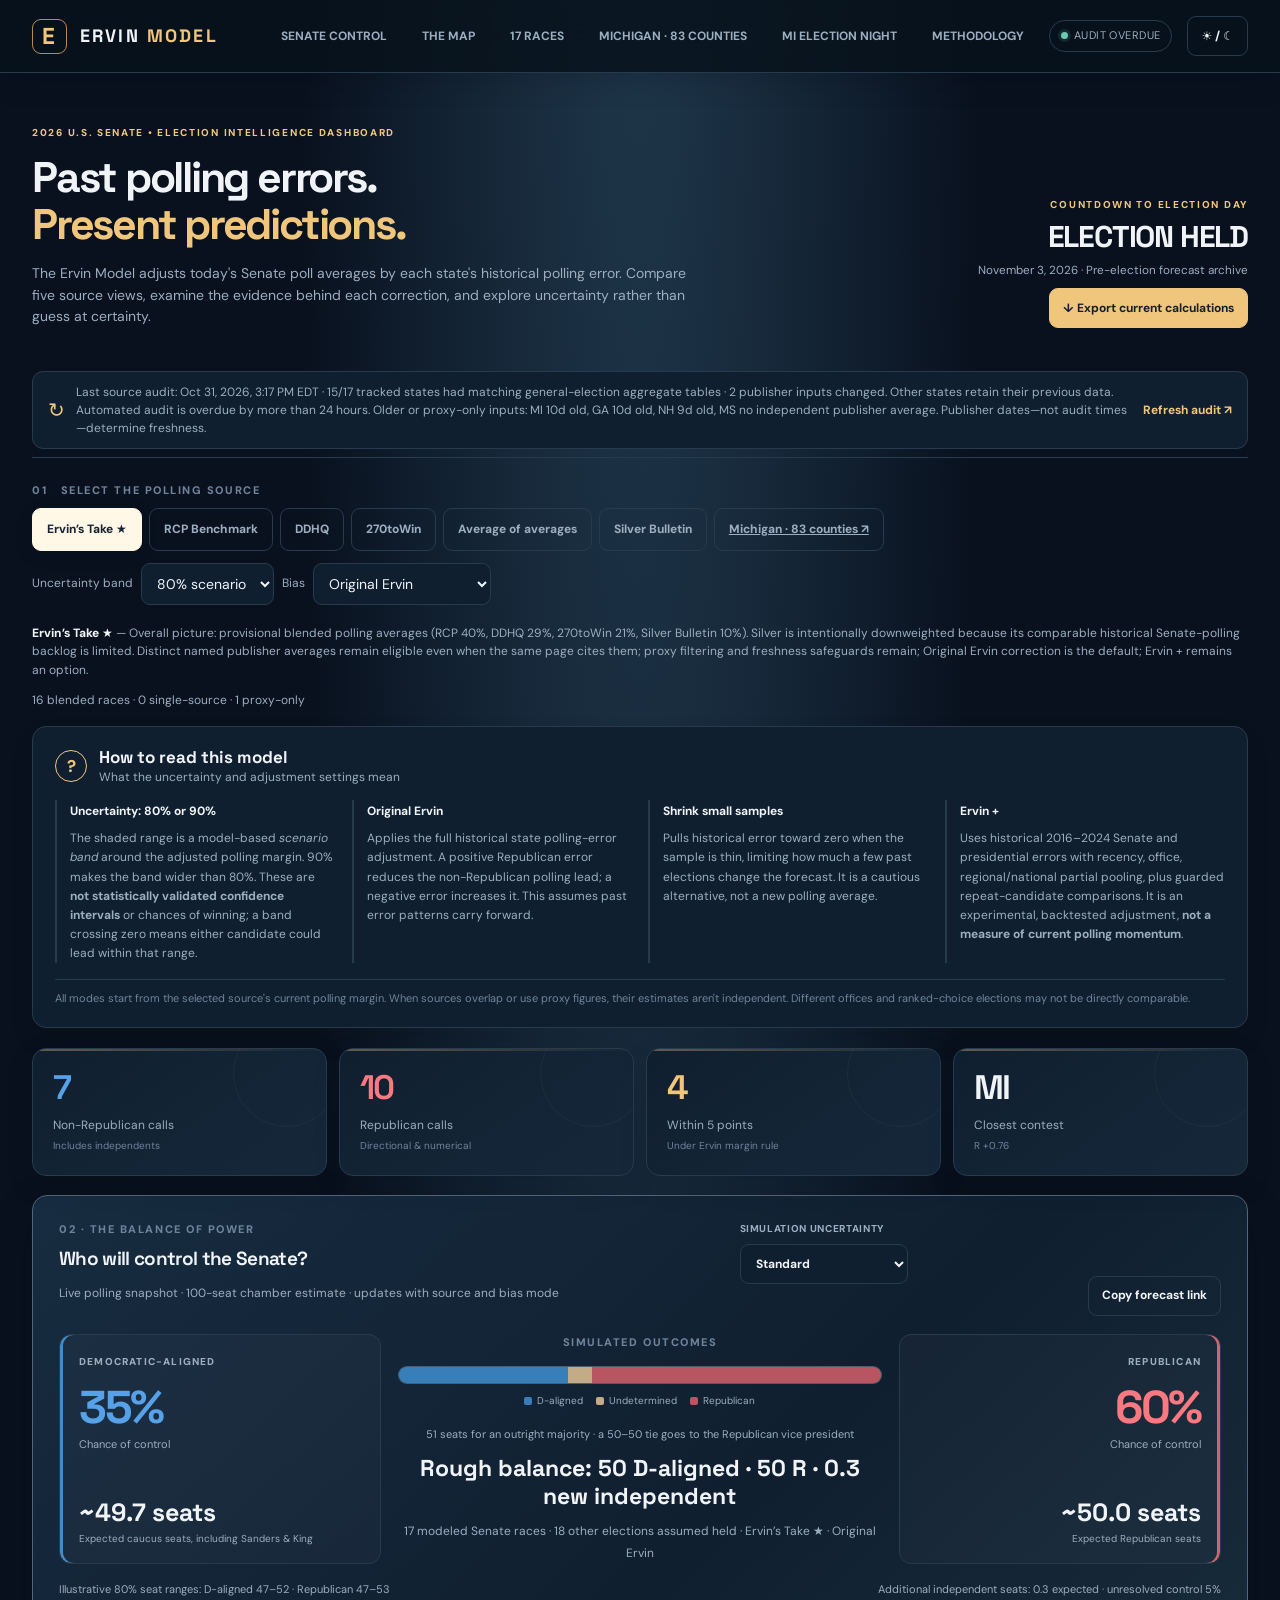
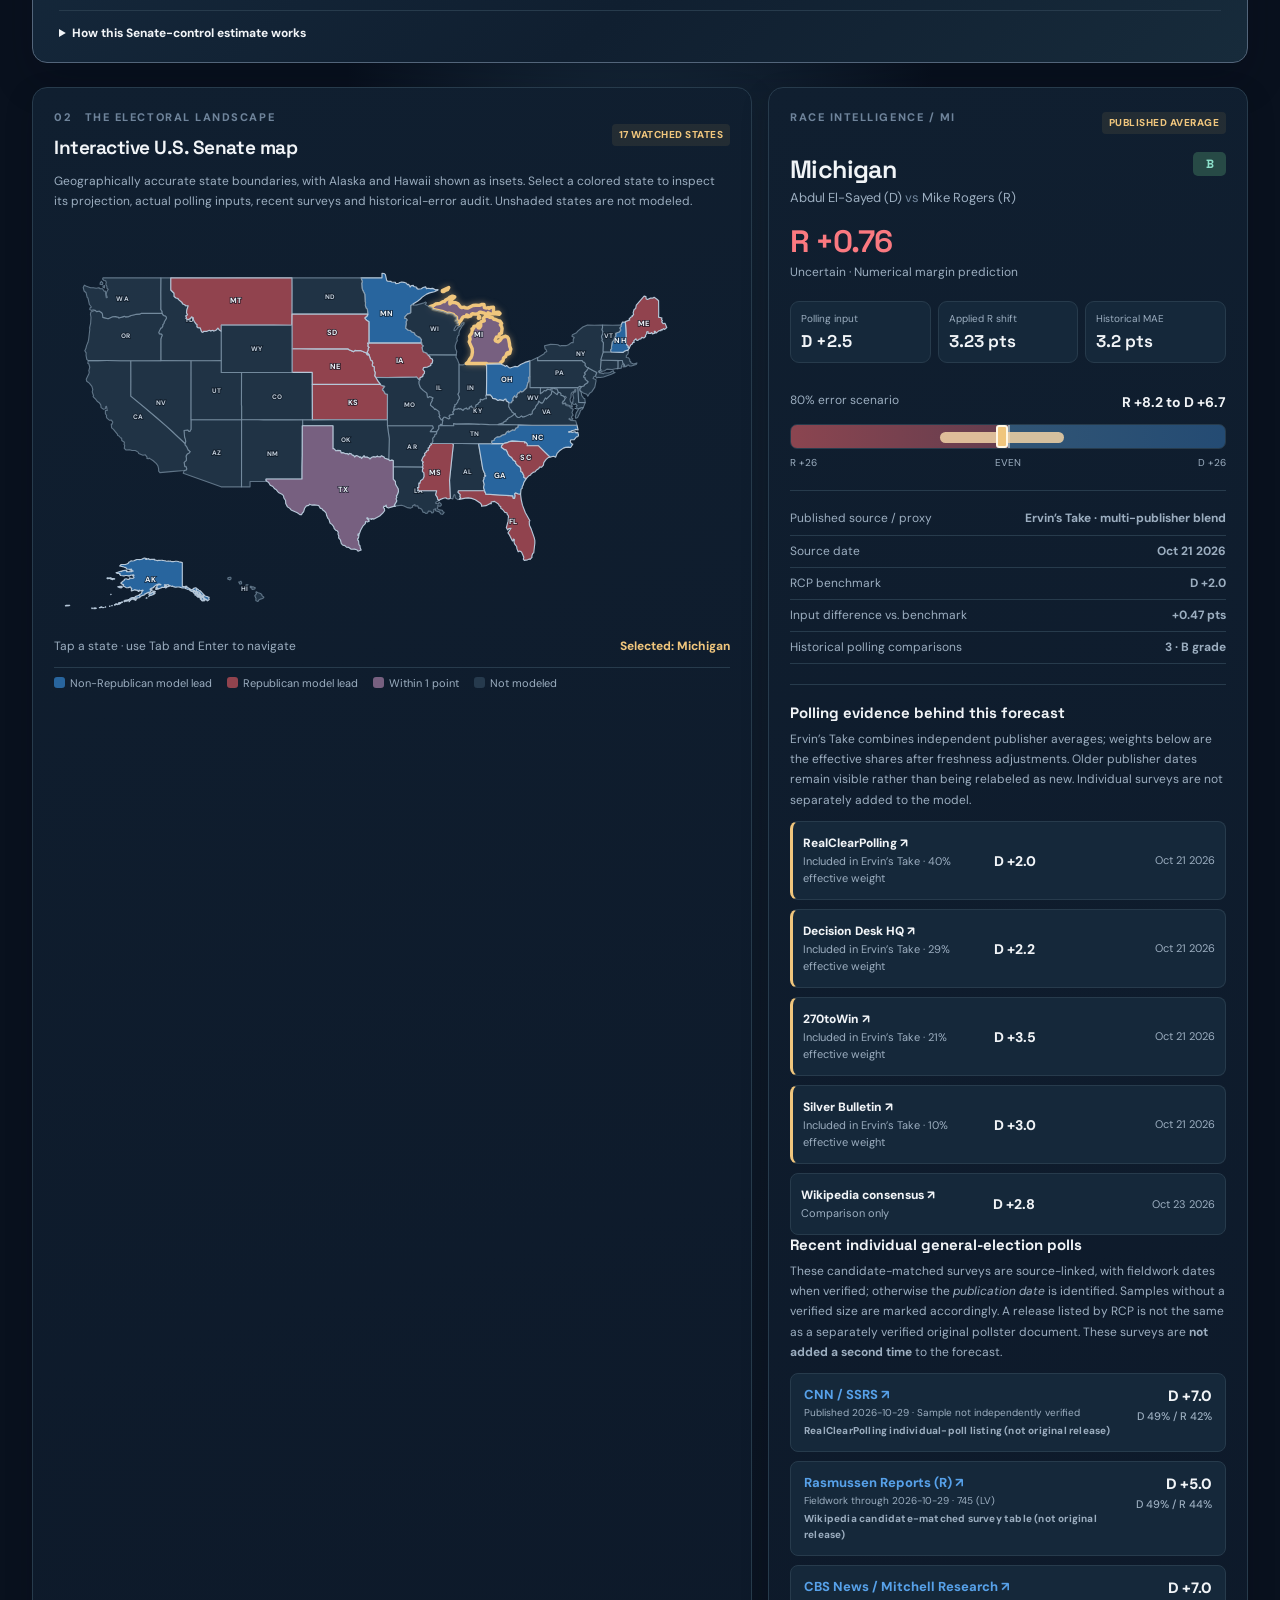
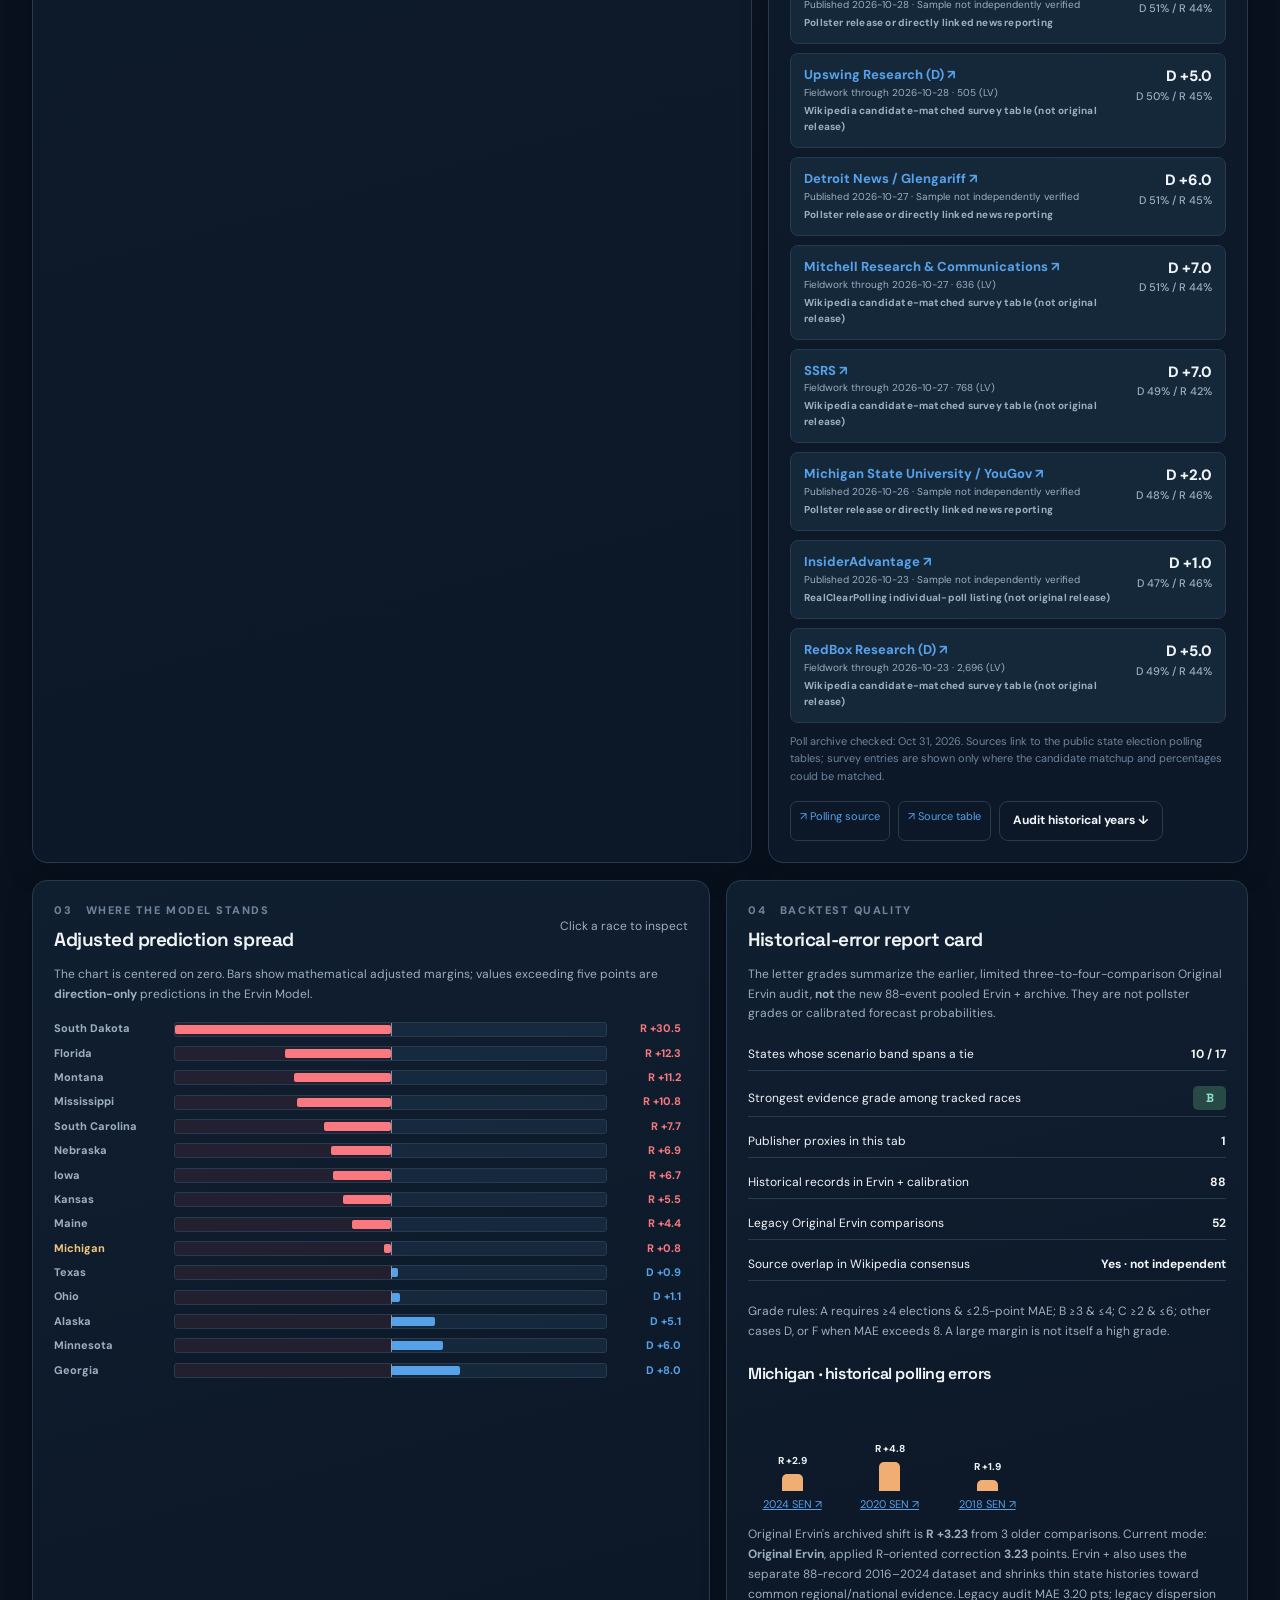
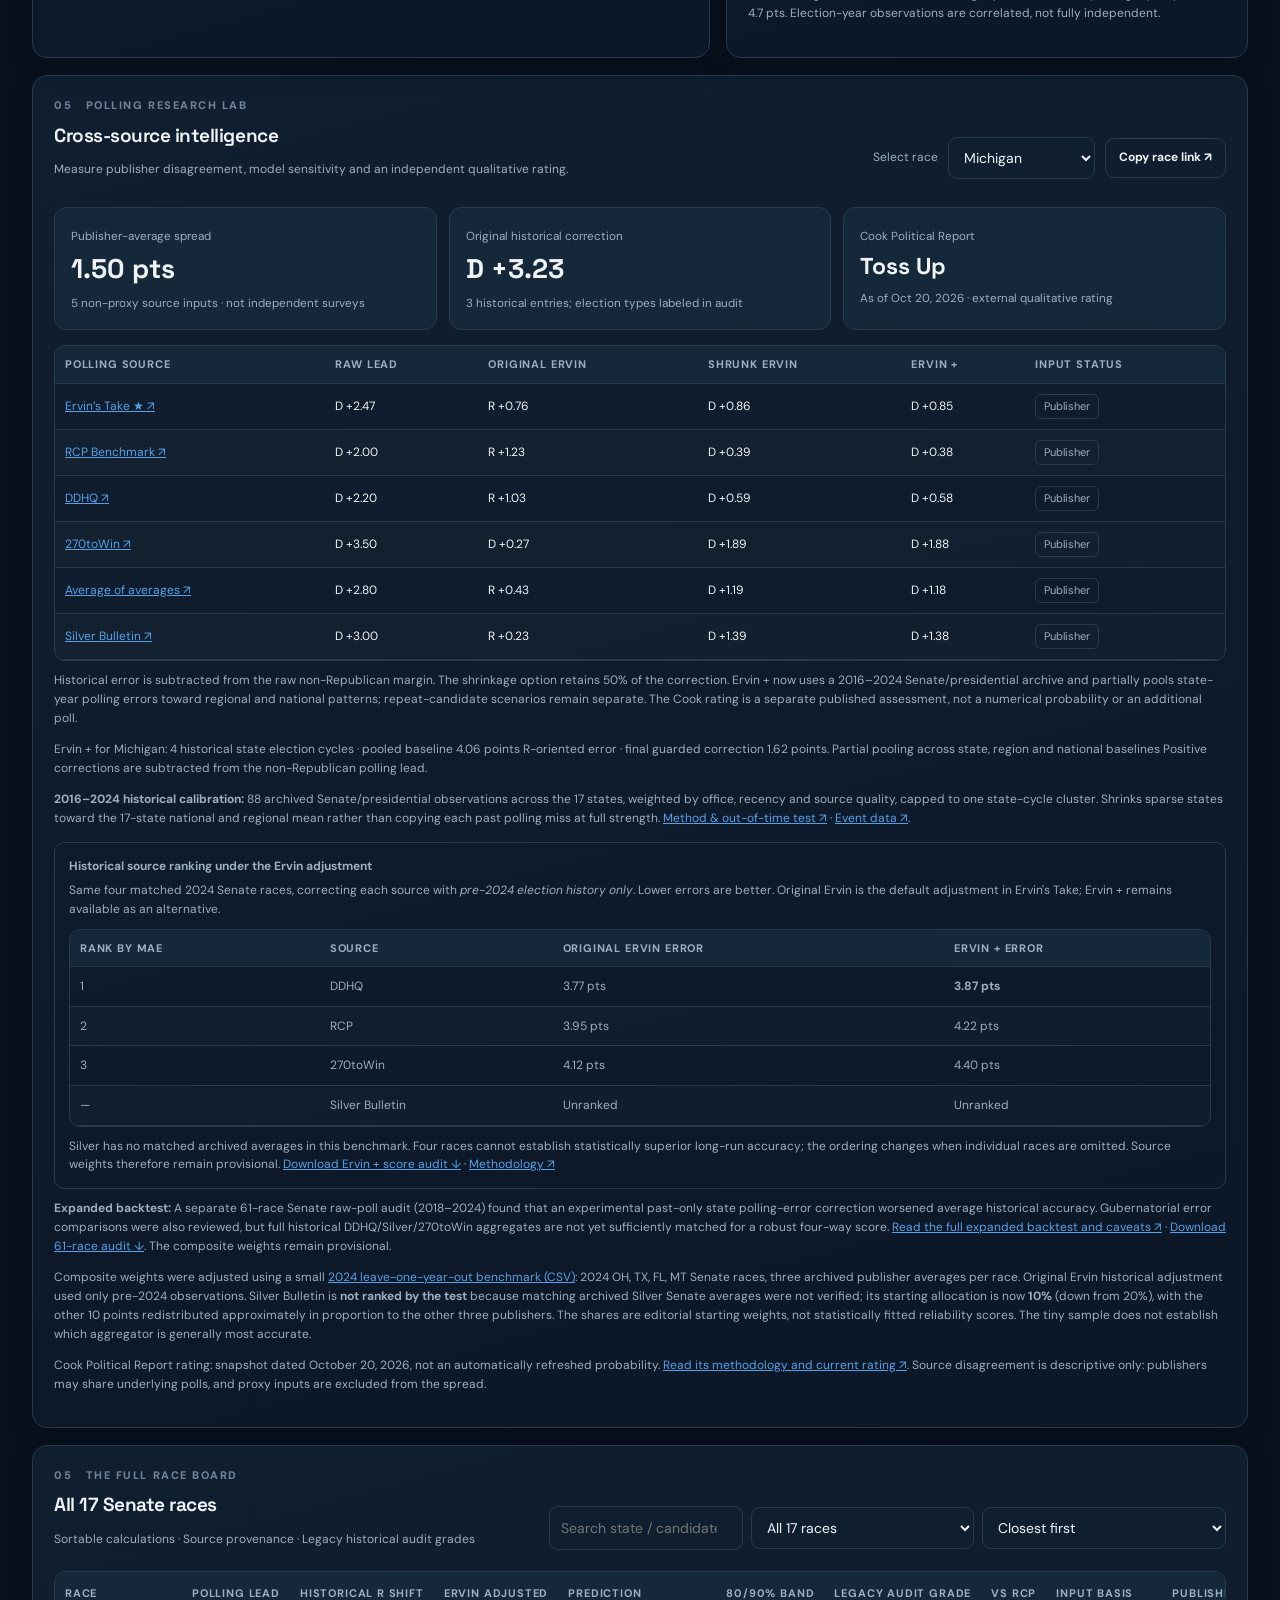
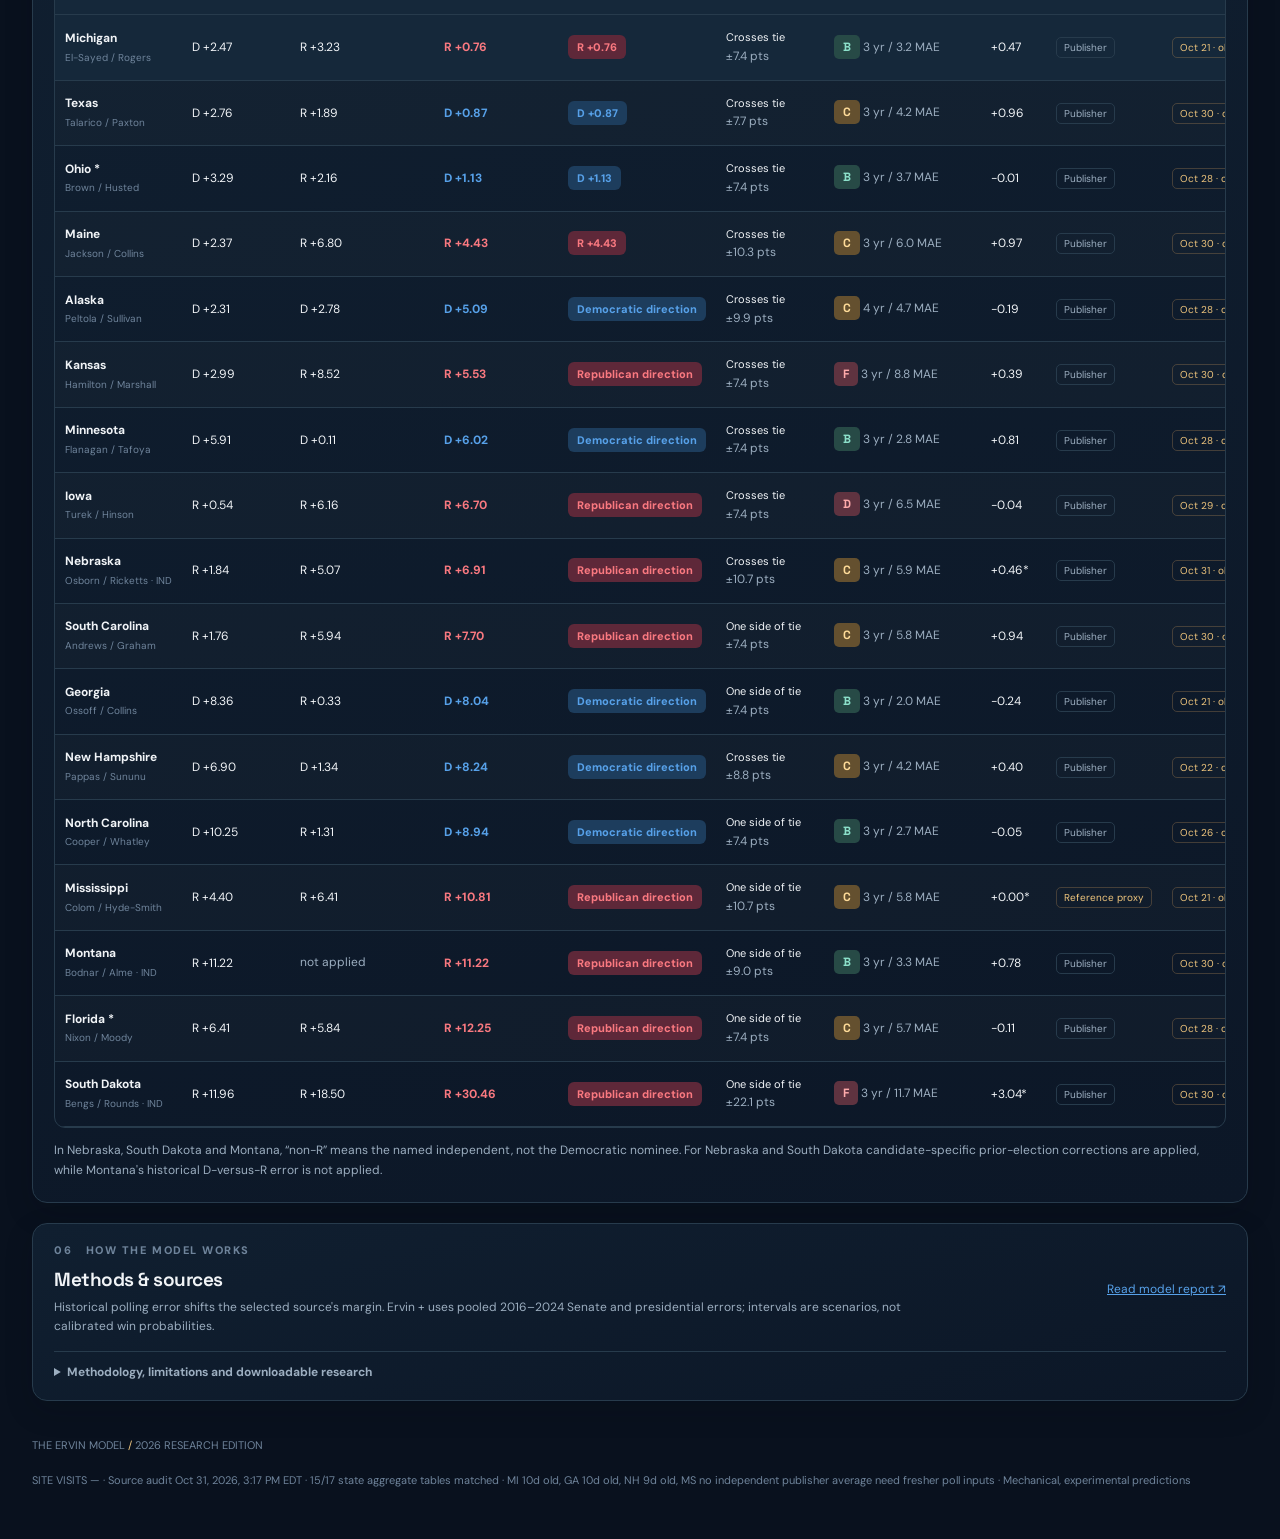
<file: index.html>
<!DOCTYPE html>
<html lang="en"><head><meta charset="utf-8"><meta name="viewport" content="width=device-width, initial-scale=1">
<meta name="theme-color" content="#09111e"><meta name="description" content="Ervin Model: a research dashboard comparing 2026 Senate polling, historical state errors, and uncertainty across 17 competitive races.">
<link rel="preconnect" href="https://fonts.googleapis.com"><link rel="preconnect" href="https://fonts.gstatic.com" crossorigin>
<link rel="stylesheet" href="https://fonts.googleapis.com/css2?family=DM+Sans:wght@400;500;600;700;800&amp;family=Space+Grotesk:wght@400;500;600;700&amp;display=swap" media="print" onload="this.media='all'">
<title>Ervin Model • Senate Forecast Lab | 2026</title><style>
/* Webfonts load non-blockingly; system fallback renders immediately. */
:root{color-scheme:dark;--bg:#09111e;--bg2:#0c1727;--surface:#101f30;--surface2:#15283a;--edge:#273b4c;--text:#f1f4f7;--muted:#9caec0;--subtle:#6f849b;--cream:#fff8e6;--accent:#f0c67d;--blue:#57a1e9;--blue-soft:#1d3d5d;--red:#fa7980;--red-soft:#5e2839;--orange:#f0ae72;--shadow:0 16px 38px #03091255}
:root.light{color-scheme:light;--bg:#eef2f5;--bg2:#e4ebef;--surface:#fff;--surface2:#f4f7fa;--edge:#d6dfe8;--text:#172c3d;--muted:#53677a;--subtle:#70849a;--cream:#fff4da;--accent:#bc7a28;--blue:#2679b5;--blue-soft:#e0effb;--red:#c44953;--red-soft:#fce7e9;--shadow:0 13px 36px #10233813}
*{box-sizing:border-box}html{scroll-behavior:smooth}body{margin:0;color:var(--text);background:radial-gradient(ellipse at 50% -10%,#213b50 0,var(--bg) 38%,var(--bg) 75%);font:14px/1.55 'DM Sans',system-ui,sans-serif}body.light, .light body{background:var(--bg)}button,select,input{font:inherit}button{cursor:pointer}a{color:var(--blue)}.shell{width:min(1480px,calc(100% - 64px));margin-inline:auto}.topbar{height:73px;border-bottom:1px solid var(--edge);background:#08121cd9;backdrop-filter:blur(17px);position:sticky;top:0;z-index:20}.light .topbar{background:#fafcfded}.navinner{display:flex;align-items:center;justify-content:space-between;height:100%;gap:16px}.logo{display:flex;align-items:center;gap:13px;font:700 18px/1 'Space Grotesk',sans-serif;letter-spacing:.12em}.logo-symbol{width:35px;height:35px;border:1px solid #b58c50;border-radius:9px;display:grid;place-items:center;color:var(--accent);font:700 23px 'Space Grotesk'}.logo b{color:var(--accent)}.navend{display:flex;align-items:center;gap:15px}.navend a{color:var(--muted);text-decoration:none;font-size:12px;font-weight:700}.navend a:hover{color:var(--text)}.badge{border:1px solid var(--edge);border-radius:100px;padding:6px 11px;color:var(--muted);font-size:11px;letter-spacing:.04em;white-space:nowrap}.dot-live{width:7px;height:7px;border-radius:50%;display:inline-block;background:#6bcbb0;margin-right:6px;box-shadow:0 0 0 3px #6bcbb022}.button{display:inline-flex;align-items:center;justify-content:center;gap:8px;border:1px solid var(--edge);color:var(--text);background:var(--surface2);padding:9px 13px;border-radius:9px;font-weight:700;font-size:12px;text-decoration:none;transition:background .2s,transform .2s}.button:hover{background:var(--edge)}.button:focus-visible,.tile:focus-visible,input:focus-visible,select:focus-visible{outline:3px solid var(--accent);outline-offset:2px}.button.primary{background:var(--accent);color:#16202c;border-color:var(--accent)}.button.ghost{background:transparent}.hero{padding:46px 0 28px;display:flex;align-items:flex-end;justify-content:space-between;gap:30px;flex-wrap:wrap}.kicker,.eyebrow{font-weight:800;text-transform:uppercase;letter-spacing:.17em;font-size:10px;color:var(--accent)}.hero h1{font:600 clamp(30px,3.35vw,48px)/1.1 'Space Grotesk';max-width:760px;letter-spacing:-.052em;margin:13px 0 15px}.hero h1 em{font-style:normal;color:var(--accent)}.lede{max-width:670px;color:var(--muted);font-size:14px;margin:0}.hero-right{display:flex;flex-direction:column;gap:9px;align-items:flex-end}.hero-right strong{font:700 30px/1 'Space Grotesk';letter-spacing:-.04em}.hero-right small{color:var(--muted)}.divider{height:1px;background:var(--edge);margin:8px 0 24px}.toolbar{display:flex;gap:12px;align-items:center;justify-content:space-between;flex-wrap:wrap;margin-bottom:19px}.section-label{font-size:11px;text-transform:uppercase;font-weight:800;letter-spacing:.14em;color:var(--subtle);margin-bottom:9px}.tabs{display:flex;flex-wrap:wrap;gap:7px}.tab{color:var(--muted);background:transparent;border:1px solid var(--edge);border-radius:9px;padding:11px 14px;font-size:12px;font-weight:750;transition:all .17s}.tab:hover{background:var(--surface2)}.tab[aria-selected=true]{background:var(--cream);color:#182334;border-color:var(--cream);box-shadow:0 3px 12px #01060e38}.controls{display:flex;gap:8px;align-items:center;flex-wrap:wrap}.select, .search{border:1px solid var(--edge);background:var(--surface);color:var(--text);border-radius:9px;padding:10px 11px;min-height:39px}.search{width:194px;outline:none}.subbar{display:flex;justify-content:space-between;align-items:center;gap:12px;flex-wrap:wrap;margin:0 0 16px;color:var(--muted);font-size:12px}.subbar span.source-brand{color:var(--text);font-weight:800}.stat-grid{display:grid;grid-template-columns:repeat(4,minmax(0,1fr));gap:12px;margin:0 0 18px}.stat{background:linear-gradient(145deg,var(--surface),var(--surface2));border:1px solid var(--edge);border-radius:14px;padding:19px 20px;position:relative;overflow:hidden;min-height:114px}.stat:before{content:'';position:absolute;right:-14px;top:-29px;width:105px;height:105px;border-radius:50%;border:1px solid #ffffff0a}.stat .num{font:650 34px/1.15 'Space Grotesk';letter-spacing:-.055em;white-space:nowrap}.stat .num.blue{color:var(--blue)}.stat .num.red{color:var(--red)}.stat .num.gold{color:var(--accent)}.stat p{font-size:12px;color:var(--muted);margin:9px 0 0}.stat small{color:var(--subtle);font-size:10px}.two-col{display:grid;grid-template-columns:minmax(0,1.5fr) minmax(325px,1fr);gap:16px;align-items:stretch}.panel{border:1px solid var(--edge);background:var(--surface);box-shadow:var(--shadow);border-radius:15px;padding:21px}.panel-title{display:flex;align-items:center;justify-content:space-between;gap:12px}.panel h2{font:650 18px 'Space Grotesk';letter-spacing:-.025em;margin:0}.panel h3{font:650 16px 'Space Grotesk';margin:0 0 10px}.muted{color:var(--muted)}.micro{font-size:11px;color:var(--muted)}.map-wrap{padding-top:22px}.cartogram{display:grid;grid-template-columns:repeat(12,minmax(0,1fr));grid-template-rows:repeat(8,49px);gap:5px;max-width:830px;margin:8px auto 23px}.tile{border:1px solid #50627853;color:#9bafc0;background:#24324468;border-radius:8px;display:grid;place-items:center;min-width:0;font-weight:800;font-size:12px;position:relative;cursor:default;transition:filter .18s,transform .18s,box-shadow .18s}.tile span.tiny{font-size:8px;position:absolute;right:3px;bottom:2px;font-weight:700;opacity:.65}.tile.tracked{cursor:pointer;border-color:#ffffff34;color:#f4f6fa}.tile.tracked:hover{transform:translateY(-3px) scale(1.06);filter:brightness(1.25);z-index:2}.tile.dem{background:#275f96}.tile.rep{background:#94424b}.tile.close{background:linear-gradient(130deg,#2a6388,#924a5b);background-color:#51485d}.tile.active{outline:3px solid var(--accent);outline-offset:2px;z-index:3;box-shadow:0 0 0 6px #f0c67d1b}.tile.pinned{border-style:dashed}.legend{display:flex;flex-wrap:wrap;gap:15px;align-items:center;color:var(--muted);font-size:11px}.legend b{width:11px;height:11px;display:inline-block;border-radius:3px;margin-right:5px;vertical-align:-1px}.flag{font-size:10px;color:var(--accent);background:#d7a95b19;border-radius:4px;padding:3px 7px;letter-spacing:.05em;font-weight:800;white-space:nowrap}.detail-title{margin-top:16px;display:flex;justify-content:space-between;gap:12px;align-items:flex-start}.detail h3{font-size:25px;margin:1px 0 3px}.detail .lead{font:650 31px/1.13 'Space Grotesk';letter-spacing:-.045em;margin:15px 0 0}.lead.dem{color:var(--blue)}.lead.rep{color:var(--red)}.detail .candidate{font-size:12px;color:var(--muted)}.mini-grid{display:grid;grid-template-columns:repeat(3,minmax(0,1fr));gap:7px;margin:18px 0}.mini{background:var(--surface2);border:1px solid var(--edge);border-radius:9px;padding:10px}.mini small{display:block;color:var(--muted);font-size:10px;line-height:1.35}.mini strong{font:650 17px 'Space Grotesk';display:block;margin-top:5px}.range-chart{padding:10px 0}.range-label{display:flex;justify-content:space-between;gap:12px}.range-bounds{margin-top:6px;display:flex;justify-content:space-between;color:var(--muted);font-size:10px}.band{height:25px;background:linear-gradient(90deg,#8b4550 0%,#643d4e 50%,#315575 50%,#244b73 100%);border:1px solid var(--edge);border-radius:7px;position:relative;overflow:hidden;margin-top:10px}.band:before{content:'';position:absolute;left:50%;top:0;bottom:0;width:2px;background:#e8e9ed88;z-index:1}.band-interval{position:absolute;top:7px;height:11px;border-radius:6px;background:#f2d4a6;opacity:.85;z-index:2}.band-center{position:absolute;width:12px;height:23px;top:0;background:var(--accent);border:2px solid #fff8e6;transform:translateX(-50%);border-radius:3px;z-index:3}.detail-note{border-top:1px solid var(--edge);padding-top:12px;margin-top:10px;color:var(--muted);font-size:12px}.detail-refs{display:flex;gap:8px;flex-wrap:wrap;margin-top:15px}.detail-refs a{font-size:11px;text-decoration:none;border:1px solid var(--edge);border-radius:7px;padding:6px 9px}.section-gap{margin-top:17px}.analysis-row{display:grid;grid-template-columns:minmax(0,1.3fr) minmax(300px,1fr);gap:16px;align-items:stretch}.bars{display:grid;gap:7px;margin-top:16px;max-height:360px;overflow:auto;padding-right:7px}.barrow{display:grid;grid-template-columns:110px minmax(0,1fr) 64px;gap:10px;align-items:center;font-size:11px}.barname{color:var(--muted);font-weight:750}.bartrack{height:15px;position:relative;background:linear-gradient(90deg,#70303e35 0 50%,#305b8035 50% 100%);border:1px solid var(--edge);border-radius:3px}.bartrack:after{content:'';position:absolute;left:50%;width:1px;background:var(--muted);opacity:.8;top:0;bottom:0}.barfill{position:absolute;top:2px;bottom:2px;border-radius:2px}.barfill.r{background:var(--red)}.barfill.d{background:var(--blue)}.barrow[data-code]{cursor:pointer}.barrow.active .barname{color:var(--accent)}.breakdown{display:grid;gap:9px;margin-top:15px}.grade-row{display:flex;align-items:center;gap:8px;justify-content:space-between;border-bottom:1px solid var(--edge);padding:6px 0;font-size:12px}.grade{font:800 12px 'Space Grotesk';border-radius:5px;padding:4px 9px;min-width:33px;text-align:center}.grade.A,.grade.B{background:#274a46;color:#8ce0ca}.grade.C{background:#64502f;color:#ffdc99}.grade.D,.grade.F{background:#5f3340;color:#ffabab}.archive{padding-top:11px}.hist-bars{display:grid;grid-template-columns:repeat(5,1fr);gap:10px;align-items:end;min-height:118px;margin-top:6px}.hist-column{display:flex;flex-direction:column;align-items:center;justify-content:end;gap:5px;color:var(--muted);font-size:10px}.hist-column .vbar{width:21px;border-radius:5px 5px 0 0;background:var(--orange);min-height:4px}.hist-column .vbar.neg{background:var(--blue)}.archive a{font-size:11px}.table-panel{margin-top:17px}.table-top{display:flex;justify-content:space-between;gap:13px;align-items:center;flex-wrap:wrap;margin-bottom:9px}.filters{display:flex;align-items:center;gap:8px;flex-wrap:wrap}.table-scroll{width:100%;overflow:auto;scrollbar-color:var(--edge) transparent}table{border-collapse:collapse;width:100%;min-width:970px}td,th{text-align:left;border-bottom:1px solid var(--edge);padding:13px 10px;white-space:nowrap}th{font-size:10px;letter-spacing:.075em;text-transform:uppercase;color:var(--muted)}td{font-size:12px;font-variant-numeric:tabular-nums}td.statecell strong{display:block;font-size:12px}td.statecell small{color:var(--subtle)}tr[data-id]{cursor:pointer}tr[data-id]:hover, tr.active{background:var(--surface2)}.call-pill{padding:5px 9px;border-radius:6px;font-size:11px;font-weight:800}.call-pill.rep{background:var(--red-soft);color:var(--red)}.call-pill.dem{background:var(--blue-soft);color:var(--blue)}.call-pill.tie{background:var(--surface2);color:var(--muted)}.status{font-size:10px;color:var(--muted);border:1px solid var(--edge);padding:3px 7px;border-radius:5px}.status.proxy{color:var(--accent);border-color:#b88e5650}.fine{font-size:11px;color:var(--muted)}.source-links{display:flex;flex-wrap:wrap;gap:8px;margin-top:17px}.source-links a{font-size:11px;border:1px solid var(--edge);background:var(--surface2);border-radius:8px;padding:9px 11px;text-decoration:none;font-weight:700}.method-grid{display:grid;grid-template-columns:repeat(3,minmax(0,1fr));gap:15px;margin-top:15px}.method-item{padding:16px;background:var(--surface2);border:1px solid var(--edge);border-radius:10px}.method-item b{font-size:12px}.method-item p{font-size:11px;color:var(--muted);margin:8px 0 0}.foot{padding:36px 0 50px;display:flex;justify-content:space-between;gap:18px;flex-wrap:wrap;font-size:11px;color:var(--subtle)}.snack{position:fixed;bottom:23px;left:50%;transform:translateX(-50%);padding:12px 19px;border-radius:11px;background:var(--cream);color:#182534;z-index:40;box-shadow:var(--shadow);font-size:12px;font-weight:700;opacity:0;pointer-events:none;transition:opacity .2s}.snack.show{opacity:1}@media(max-width:1050px){.two-col,.analysis-row{grid-template-columns:1fr}.cartogram{grid-template-rows:repeat(8,42px)}.stat-grid{grid-template-columns:repeat(2,1fr)}.method-grid{grid-template-columns:1fr 1fr}}@media(max-width:670px){.shell{width:calc(100% - 28px)}.hero{padding:29px 0 20px}.hero-right{align-items:flex-start}.navend a,.topbar .navend .badge{display:none}.topbar{height:64px}.stat{padding:14px;min-height:98px}.stat .num{font-size:29px}.panel{padding:15px}.cartogram{grid-template-rows:repeat(8,30px);gap:3px}.tile{font-size:9px;border-radius:4px}.tile span.tiny{display:none}.legend{gap:9px}.method-grid{grid-template-columns:1fr}.tab{padding:8px 10px}.search{width:155px}.hero h1{font-size:33px}.barrow{grid-template-columns:87px minmax(0,1fr) 65px}.mini-grid{gap:5px}.mini{padding:8px}.mini strong{font-size:13px}.logo{font-size:15px;letter-spacing:.07em}}@media(prefers-reduced-motion:reduce){*,*:before,*:after{scroll-behavior:auto!important;transition:none!important}}

/* Automatic polling-source refresh indicator */
.refresh-strip{display:flex;align-items:center;gap:11px;padding:11px 15px;margin:8px 0 4px;border:1px solid var(--edge);background:var(--surface);border-radius:11px;color:var(--muted);font-size:12px;line-height:1.5}
.refresh-strip span:nth-child(2){flex:1}.refresh-strip a{color:var(--accent);white-space:nowrap;text-decoration:none;font-weight:700}
.refresh-symbol{font-size:20px;color:var(--accent)}
@media(max-width:650px){.refresh-strip{flex-wrap:wrap;gap:7px}.refresh-strip a{width:100%}}


/* Research lab additions */
.insight-head{display:flex;gap:12px;align-items:center;justify-content:space-between;flex-wrap:wrap}.insight-grid{display:grid;grid-template-columns:repeat(3,minmax(0,1fr));gap:12px;margin:15px 0}.insight-stat{background:var(--surface2);border:1px solid var(--edge);border-radius:12px;padding:16px}.insight-stat strong{font:700 27px 'Space Grotesk',sans-serif;display:block;margin:5px 0}.insight-stat small{color:var(--muted)}.comparison-table{width:100%;border-collapse:collapse}.comparison-table th,.comparison-table td{padding:10px;border-bottom:1px solid var(--edge);text-align:left;font-size:12px}.comparison-table th{color:var(--muted)}.insight-toolbar{display:flex;align-items:center;gap:10px;flex-wrap:wrap}.tagline{border:1px solid var(--edge);border-radius:6px;padding:3px 8px;color:var(--muted);font-size:11px;display:inline-block}.insight-note{color:var(--muted);font-size:12px;margin-top:10px}@media(max-width:700px){.insight-grid{grid-template-columns:1fr}.comparison-table{min-width:540px}}

.mode-explainer{border:1px solid var(--edge);background:var(--surface);border-radius:14px;padding:19px 22px;margin:14px 0 20px;box-shadow:0 12px 27px #00000012}.mode-explainer-heading{display:flex;align-items:center;gap:12px;margin-bottom:14px}.mode-explainer-heading strong{font:700 17px 'Space Grotesk',sans-serif;display:block}.mode-explainer-heading span:not(.mode-explainer-mark){display:block;font-size:12px;color:var(--muted)}.mode-explainer-mark{display:grid;place-items:center;width:32px;height:32px;border-radius:50%;border:1px solid var(--accent);color:var(--accent);font-weight:800;font-size:17px}.mode-explainer-grid{display:grid;grid-template-columns:repeat(4,minmax(0,1fr));gap:16px}.mode-explainer-grid>div{border-left:2px solid var(--edge);padding-left:13px}.mode-explainer-grid b{font-size:12px;color:var(--text)}.mode-explainer-grid p{margin:7px 0 0;color:var(--muted);font-size:12px;line-height:1.6}.mode-explainer-foot{border-top:1px solid var(--edge);margin:16px 0 0;padding-top:10px;color:var(--subtle);font-size:11px}@media(max-width:1000px){.mode-explainer-grid{grid-template-columns:repeat(2,minmax(0,1fr))}}@media(max-width:550px){.mode-explainer-grid{grid-template-columns:1fr}.mode-explainer{padding:16px}}
@media(max-width:670px){.topbar{backdrop-filter:none}.tile.tracked:hover{transform:none}.shell{contain:layout style}}@media(prefers-reduced-motion:reduce){.tile{transition:none!important}.topbar{backdrop-filter:none}} 
.methodology-compact{padding:18px 21px;margin-top:20px}.method-top{display:flex;align-items:center;justify-content:space-between;gap:16px}.method-top h2{font-size:17px}.method-top p{margin:5px 0 0;max-width:870px}.method-link{font-size:12px;white-space:nowrap}.model-details{border-top:1px solid var(--edge);margin-top:14px;padding-top:11px}.model-details summary{cursor:pointer;color:var(--muted);font-size:12px;font-weight:700}.model-details .method-grid{margin-top:15px}.model-details .source-links{margin:10px 0 0}.model-details:focus-within summary{color:var(--text)}@media(max-width:700px){.method-top{flex-wrap:wrap}.methodology-compact{padding:15px}} 

/* 2026 editorial UI refinement: consistent surface rhythm and legible controls. */
.topbar{box-shadow:0 8px 28px #02091225}
.navend a{padding:8px 10px;border-radius:7px;transition:background .16s,color .16s}
.navend a:hover{background:var(--surface2)}
.hero{padding-top:52px;padding-bottom:35px}
.hero h1{font-weight:700}
.panel{background:linear-gradient(165deg,var(--surface),var(--bg2));border-color:var(--edge);box-shadow:0 10px 28px #0309122b}
.light .panel{background:linear-gradient(165deg,#fff,var(--surface2))}
.stat{box-shadow:0 9px 28px #040b1624;border-color:var(--edge)}
.stat:after{content:"";position:absolute;left:0;top:0;right:0;height:2px;background:linear-gradient(90deg,var(--accent),transparent);opacity:.37}
.panel h2,.panel h3{letter-spacing:-.025em}
.tab,.select,.search,.button{min-height:40px}
.tab:hover,.button:hover{transform:translateY(-1px)}
.tab[aria-selected=true]{box-shadow:0 4px 15px #080d1c35}
.table-scroll{border:1px solid var(--edge);border-radius:11px;overflow:auto}
.table-scroll th{position:sticky;top:0;background:var(--surface2);z-index:1}
.table-scroll tr:nth-child(even){background:#ffffff04}
.light .table-scroll tr:nth-child(even){background:#111f3006}
.detail-refs a:hover{background:var(--surface2)}
@media(max-width:680px){.hero{padding-top:30px}.panel{box-shadow:none}.navend{gap:5px}.navend a{padding:6px}}
@media(prefers-reduced-motion:reduce){.tab,.button,.navend a{transition:none!important}}

</style><link rel="stylesheet" href="site-chrome.css"><link rel="stylesheet" href="senate-control.css"><link rel="stylesheet" href="scripts/us-map.css"><link rel="stylesheet" href="scripts/dashboard-readability.css"></head>
<body>
<header class="topbar"><div class="shell navinner"><div class="logo"><div class="logo-symbol" aria-hidden="true">E</div><span>ERVIN <b>MODEL</b></span></div><nav class="navend" aria-label="Page sections"><a href="#senate-control">SENATE CONTROL</a><a href="#map-area">THE MAP</a><a href="#races">17 RACES</a><a href="michigan/" title="Michigan county-by-county Senate projection">MICHIGAN · 83 COUNTIES</a><a href="michigan/election-night/" title="Michigan 2026 precinct election-night reporting">MI ELECTION NIGHT</a><a href="#methodology">METHODOLOGY</a><span class="badge"><span class="dot-live"></span><span id="freshnessLabel">OCT 23 RESEARCH SNAPSHOT</span></span><button class="button ghost" id="themeToggle" aria-label="Toggle light or dark appearance">☀ / ☾</button></nav></div></header>
<main class="shell">
<section class="hero"><div><div class="kicker">2026 U.S. Senate • Election intelligence dashboard</div><h1>Past polling errors.<br><em>Present predictions.</em></h1><p class="lede">The Ervin Model adjusts today's Senate poll averages by each state's historical polling error. Compare five source views, examine the evidence behind each correction, and explore uncertainty rather than guess at certainty.</p></div><div class="hero-right"><div class="eyebrow">Countdown to Election Day</div><strong id="countdown">11 days</strong><small id="countdownFoot">Tuesday, November 3, 2026 · Archived research snapshot</small><button class="button primary" id="exportCSV">↓ Export current calculations</button></div></section>
<div class="refresh-strip" role="status" aria-live="polite"><span class="refresh-symbol" aria-hidden="true">↻</span><span id="refreshDetails">This downloaded edition is a dated polling snapshot. An authorized GitHub Pages deployment enables scheduled checks every three hours.</span><a href="refresh_log.json" id="refreshAuditLink" hidden target="_blank" rel="noopener noreferrer">Refresh audit ↗</a></div><div class="divider"></div>
<section aria-label="Polling data sources"><div class="section-label">01 &nbsp; SELECT THE POLLING SOURCE</div><div class="toolbar"><div class="tabs" id="tabs" role="tablist" aria-label="Polling source"></div><div class="controls"><label class="fine" for="confidenceLevel">Uncertainty band</label><select class="select" id="confidenceLevel" aria-label="Choose uncertainty level"><option value="80">80% scenario</option><option value="90">90% scenario</option></select><label class="fine" for="biasMode">Bias</label><select class="select" id="biasMode" aria-label="Choose historical bias mode"><option value="original">Original Ervin</option><option value="shrink">Shrink small samples</option><option value="weighted">Ervin +</option></select></div></div><div class="subbar"><span><span class="source-brand" id="sourceName">Average of averages</span> <span id="sourceDescription">Wikipedia aggregator consensus, not extra individual polls.</span></span><span id="verifiedCount">17 races • Source provenance shown per race</span></div></section>
<aside class="mode-explainer" aria-label="How to read the forecasting controls">
 <div class="mode-explainer-heading"><span class="mode-explainer-mark">?</span><div><strong>How to read this model</strong><span>What the uncertainty and adjustment settings mean</span></div></div>
 <div class="mode-explainer-grid">
  <div><b>Uncertainty: 80% or 90%</b><p>The shaded range is a model-based <em>scenario band</em> around the adjusted polling margin. 90% makes the band wider than 80%. These are <strong>not statistically validated confidence intervals</strong> or chances of winning; a band crossing zero means either candidate could lead within that range.</p></div>
  <div><b>Original Ervin</b><p>Applies the full historical state polling-error adjustment. A positive Republican error reduces the non-Republican polling lead; a negative error increases it. This assumes past error patterns carry forward.</p></div>
  <div><b>Shrink small samples</b><p>Pulls historical error toward zero when the sample is thin, limiting how much a few past elections change the forecast. It is a cautious alternative, not a new polling average.</p></div>
  <div><b>Ervin +</b><p>Uses historical 2016–2024 Senate and presidential errors with recency, office, regional/national partial pooling, plus guarded repeat-candidate comparisons. It is an experimental, backtested adjustment, <strong>not a measure of current polling momentum</strong>.</p></div>
 </div>
 <p class="mode-explainer-foot">All modes start from the selected source's current polling margin. When sources overlap or use proxy figures, their estimates aren't independent. Different offices and ranked-choice elections may not be directly comparable.</p>
</aside>
<section class="stat-grid" id="stats" aria-label="Summary metrics"></section>
<section id="senate-control" class="panel senate-control" aria-labelledby="controlTitle">
<div class="control-heading"><div><div class="section-label">02 · THE BALANCE OF POWER</div><h2 id="controlTitle">Who will control the Senate?</h2><p class="micro">Live polling snapshot · 100-seat chamber estimate · updates with source and bias mode</p></div><label for="controlUncertainty" class="control-select-label">SIMULATION UNCERTAINTY<select class="select" id="controlUncertainty"><option value="1">Standard</option><option value="1.3">Wider</option><option value=".7">Narrower</option></select></label><button class="button ghost" id="copyControlForecast" type="button" aria-label="Copy shareable Senate control forecast link">Copy forecast link</button></div>
<div class="control-summary" aria-live="polite"><div class="control-side democratic"><span class="control-party">DEMOCRATIC-ALIGNED</span><strong id="controlDemChance">—</strong><span>Chance of control</span><div class="control-seats"><span id="controlDemSeats">—</span><small>Expected caucus seats, including Sanders &amp; King</small></div></div>
<div class="control-mid"><div class="section-label">SIMULATED OUTCOMES</div><div class="control-win-bar" role="img" id="controlBar" aria-label="Simulated party-control frequencies"><span class="control-dem" id="controlDemBar"></span><span class="control-unknown" id="controlUnknownBar"></span><span class="control-rep" id="controlRepBar"></span></div><div class="control-win-legend"><span><b class="key-dem"></b>D-aligned</span><span><b class="key-neutral"></b>Undetermined</span><span><b class="key-rep"></b>Republican</span></div><div class="control-majority">51 seats for an outright majority · a 50–50 tie goes to the Republican vice president</div><strong class="control-point-seats" id="controlPointSeats">—</strong><span class="micro" id="controlUnmodeled">Untracked seats assumed unchanged</span></div>
<div class="control-side republican"><span class="control-party">REPUBLICAN</span><strong id="controlRepChance">—</strong><span>Chance of control</span><div class="control-seats"><span id="controlRepSeats">—</span><small>Expected Republican seats</small></div></div></div>
<div class="control-footline"><span id="controlRange">Calculating scenario spread…</span><span id="controlOther">Independent outcomes shown separately</span></div>
<details class="control-method"><summary>How this Senate-control estimate works</summary><p>These are <strong>experimental, uncalibrated scenario frequencies, not validated win probabilities</strong>. The model simulates adjusted polling leads in 17 races, shared national error, and state-specific errors; assumes the other 18 Senate elections are held by their current parties; starts from 53 Republican and 47 Democratic-aligned seats; and treats potential new independents in Nebraska, South Dakota and Montana separately rather than assuming they caucus with Democrats. A 50–50 tie favors Republicans because of the vice presidency. Results change with your polling source, adjustment, or uncertainty selection. <a href="https://www.dailypress.senate.gov/on-the-floor/senate-facts/" target="_blank" rel="noopener noreferrer">Senate party balance</a> · <a href="https://ballotpedia.org/United_States_Senate_elections%2C_2026" target="_blank" rel="noopener noreferrer">2026 elections</a>.</p></details></section>
<section class="two-col" id="map-area"><article class="panel"><div class="panel-title"><div><div class="section-label">02 &nbsp; THE ELECTORAL LANDSCAPE</div><h2>Interactive U.S. Senate map</h2></div><span class="flag">17 WATCHED STATES</span></div><p class="micro">Geographically accurate state boundaries, with Alaska and Hawaii shown as insets. Select a colored state to inspect its projection, actual polling inputs, recent surveys and historical-error audit. Unshaded states are not modeled.</p><div class="map-wrap"><div id="map" class="geo-map-wrap" role="group" aria-label="Interactive geographic map of all 50 U.S. states"></div><div class="geo-map-caption"><span>Tap a state · use Tab and Enter to navigate</span><span class="geo-map-status" id="mapSelection">Selected: Michigan</span></div></div><div class="legend geo-map-legend"><span><b style="background:#28659e"></b>Non-Republican model lead</span><span><b style="background:#91434e"></b>Republican model lead</span><span><b style="background:#776080"></b>Within 1 point</span><span><b style="background:#263a4d"></b>Not modeled</span></div></article><aside class="panel detail" id="detail" aria-live="polite"></aside></section>
<section class="analysis-row section-gap"><article class="panel"><div class="panel-title"><div><div class="section-label">03 &nbsp; WHERE THE MODEL STANDS</div><h2>Adjusted prediction spread</h2></div><span class="micro">Click a race to inspect</span></div><p class="micro">The chart is centered on zero. Bars show mathematical adjusted margins; values exceeding five points are <b>direction-only</b> predictions in the Ervin Model.</p><div class="bars" id="bars"></div></article><article class="panel"><div class="section-label">04 &nbsp; BACKTEST QUALITY</div><h2>Historical-error report card</h2><p class="micro">The letter grades summarize the earlier, limited three-to-four-comparison Original Ervin audit, <b>not</b> the new 88-event pooled Ervin + archive. They are not pollster grades or calibrated forecast probabilities.</p><div class="breakdown" id="gradeOverview"></div><div class="archive"><h3 id="historyHeading">Historical errors</h3><div class="hist-bars" id="histBars" aria-label="Historical polling-error bars"></div><p class="micro" id="historyExplanation"></p></div></article></section>
<section class="panel table-panel" id="researchLab"><div class="section-label">05 &nbsp; POLLING RESEARCH LAB</div><div class="insight-head"><div><h2>Cross-source intelligence</h2><p class="micro">Measure publisher disagreement, model sensitivity and an independent qualitative rating.</p></div><div class="insight-toolbar"><label class="fine" for="insightRace">Select race</label><select id="insightRace" class="select" aria-label="Research lab race"></select><button class="button ghost" id="shareForecast" type="button">Copy race link ↗</button></div></div><div class="insight-grid" id="insightStats"></div><div class="table-scroll"><table class="comparison-table"><thead><tr><th>Polling source</th><th>Raw lead</th><th>Original Ervin</th><th>Shrunk Ervin</th><th>Ervin +</th><th>Input status</th></tr></thead><tbody id="insightSourceRows"></tbody></table></div><p id="insightContext" class="insight-note"></p><p id="calibrationDetail" class="insight-note"></p><p class="insight-note"><strong>2016–2024 historical calibration:</strong> 88 archived Senate/presidential observations across the 17 states, weighted by office, recency and source quality, capped to one state-cycle cluster. Shrinks sparse states toward the 17-state national and regional mean rather than copying each past polling miss at full strength. <a href="research/CALIBRATION_2016_2024_REPORT.md" target="_blank" rel="noopener noreferrer">Method & out-of-time test ↗</a> · <a href="research/calibration_events_2016_2024.json" target="_blank" rel="noopener noreferrer">Event data ↗</a>.</p><div class="insight-note" style="border:1px solid var(--edge);border-radius:10px;padding:14px;margin-top:14px"><strong>Historical source ranking under the Ervin adjustment</strong><p style="margin:5px 0 10px">Same four matched 2024 Senate races, correcting each source with <em>pre-2024 election history only</em>. Lower errors are better. Original Ervin is the default adjustment in Ervin's Take; Ervin + remains available as an alternative.</p><div class="table-scroll"><table class="comparison-table"><thead><tr><th>Rank by MAE</th><th>Source</th><th>Original Ervin error</th><th>Ervin + error</th></tr></thead><tbody><tr><td>1</td><td>DDHQ</td><td>3.77 pts</td><td><b>3.87 pts</b></td></tr><tr><td>2</td><td>RCP</td><td>3.95 pts</td><td>4.22 pts</td></tr><tr><td>3</td><td>270toWin</td><td>4.12 pts</td><td>4.40 pts</td></tr><tr><td>—</td><td>Silver Bulletin</td><td>Unranked</td><td>Unranked</td></tr></tbody></table></div><p style="margin:10px 0 0">Silver has no matched archived averages in this benchmark. Four races cannot establish statistically superior long-run accuracy; the ordering changes when individual races are omitted. Source weights therefore remain provisional. <a href="research/ervin_plus_2024_source_backtest.csv" download>Download Ervin + score audit ↓</a> · <a href="research/FOUR_SOURCE_FAIR_RANKING.md" target="_blank" rel="noopener noreferrer">Methodology ↗</a></p></div><p class="insight-note"><strong>Expanded backtest:</strong> A separate 61-race Senate raw-poll audit (2018–2024) found that an experimental past-only state polling-error correction worsened average historical accuracy. Gubernatorial error comparisons were also reviewed, but full historical DDHQ/Silver/270toWin aggregates are not yet sufficiently matched for a robust four-way score. <a href="research/EXPANDED_BACKTEST_2018_2024.md" target="_blank" rel="noopener noreferrer">Read the full expanded backtest and caveats ↗</a> · <a href="research/senate_2018_2024_walk_forward.csv" download>Download 61-race audit ↓</a>. The composite weights remain provisional.</p><p class="insight-note">Composite weights were adjusted using a small <a href="blend_backtest_2024.csv" download>2024 leave-one-year-out benchmark (CSV)</a>: 2024 OH, TX, FL, MT Senate races, three archived publisher averages per race. Original Ervin historical adjustment used only pre-2024 observations. Silver Bulletin is <b>not ranked by the test</b> because matching archived Silver Senate averages were not verified; its starting allocation is now <b>10%</b> (down from 20%), with the other 10 points redistributed approximately in proportion to the other three publishers. The shares are editorial starting weights, not statistically fitted reliability scores. The tiny sample does not establish which aggregator is generally most accurate.</p><p class="insight-note">Cook Political Report rating: snapshot dated October 20, 2026, not an automatically refreshed probability. <a href="https://www.cookpolitical.com/ratings/senate-race-ratings?check_logged_in=1" target="_blank" rel="noopener noreferrer">Read its methodology and current rating ↗</a>. Source disagreement is descriptive only: publishers may share underlying polls, and proxy inputs are excluded from the spread.</p></section>
<section class="panel table-panel" id="races"><div class="section-label">05 &nbsp; THE FULL RACE BOARD</div><div class="table-top"><div><h2>All 17 Senate races</h2><p class="micro">Sortable calculations · Source provenance · Legacy historical audit grades</p></div><div class="filters"><input class="search" id="search" type="search" aria-label="Search races" placeholder="Search state / candidate…"><select class="select" id="raceFilter" aria-label="Filter races"><option value="all">All 17 races</option><option value="close">Adjusted within ±5</option><option value="cross">Scenario band crosses zero</option><option value="proxy">Source fallback used</option><option value="independent">Independent matchups</option></select><select class="select" id="sort" aria-label="Sort races"><option value="close">Closest first</option><option value="name">State A–Z</option><option value="margin">Democratic / independent first</option><option value="error">Largest historical error</option><option value="grade">Strongest historical evidence</option><option value="fresh">Newest publisher date</option></select></div></div><div class="table-scroll"><table><thead><tr><th>Race</th><th>Polling lead</th><th>Historical R shift</th><th>Ervin adjusted</th><th>Prediction</th><th>80/90% band</th><th>Legacy audit grade</th><th>Vs RCP</th><th>Input basis</th><th>Publisher date</th></tr></thead><tbody id="rows"></tbody></table></div><p class="fine" style="margin:13px 0 0">In Nebraska, South Dakota and Montana, “non-R” means the named independent, not the Democratic nominee. For Nebraska and South Dakota candidate-specific prior-election corrections are applied, while Montana's historical D-versus-R error is not applied.</p></section>
<section class="panel methodology-compact" id="methodology">
 <div class="method-top"><div><div class="section-label">06 &nbsp; HOW THE MODEL WORKS</div><h2>Methods & sources</h2><p class="micro">Historical polling error shifts the selected source's margin. Ervin + uses pooled 2016–2024 Senate and presidential errors; intervals are scenarios, not calibrated win probabilities.</p></div><a href="research/CALIBRATION_2016_2024_REPORT.md" target="_blank" rel="noopener noreferrer" class="method-link">Read model report ↗</a></div>
 <details class="model-details"><summary>Methodology, limitations and downloadable research</summary>
  <div class="method-grid">
   <div class="method-item"><b>Historical adjustment</b><p>Positive past D–R polling error reduces today's non-Republican lead. Original Ervin uses the archived state comparisons; Shrink small samples attenuates that shift; Ervin + partially pools 2016–2024 state-cycle observations with national and regional evidence and guarded returning-candidate comparisons.</p></div>
   <div class="method-item"><b>Uncertainty & evidence</b><p>Model ranges are scenario bands rather than independently validated confidence intervals or win probabilities. Historical audit grades are legacy comparisons, not statistically calibrated race probabilities. Independent and ranked-choice elections need extra caution.</p></div>
   <div class="method-item"><b>Polling source overlap</b><p>Different aggregators may include the same underlying surveys. Ervin's Take combines separately attributed publisher averages and excludes explicitly flagged proxy inputs, with weighted availability/freshness adjustments. An aggregator-of-aggregators is not additional independent evidence.</p></div>
  </div>
  <div class="source-links"><a href="https://www.realclearpolling.com/elections/senate/2026/toss-ups" target="_blank" rel="noopener noreferrer">RealClearPolling ↗</a><a href="https://www.270towin.com/2026-senate-polls/" target="_blank" rel="noopener noreferrer">270toWin ↗</a><a href="https://en.wikipedia.org/wiki/2026_United_States_Senate_elections" target="_blank" rel="noopener noreferrer">Polling aggregation ↗</a><a href="https://votes.decisiondeskhq.com/polls/2026" target="_blank" rel="noopener noreferrer">DDHQ ↗</a><a href="https://www.cookpolitical.com/ratings/senate-race-ratings?check_logged_in=1" target="_blank" rel="noopener noreferrer">Cook ↗</a><a href="historical_error_audit.csv" download>Historical audit ↓</a><a href="source_snapshot.csv" download>Source snapshot ↓</a></div>
 </details>
</section>
<footer class="foot"><span>THE ERVIN MODEL <span style="color:var(--accent)">/</span> 2026 RESEARCH EDITION</span><span><span id="siteVisitCount" aria-live="polite" title="Approximate page visits since counter installation">SITE VISITS —</span> · <span id="footerFreshness">Source snapshot October 23, 2026 · Automatic refreshing activates after GitHub Pages deployment</span> · Mechanical, experimental predictions</span></footer>
</main><div class="snack" id="snack" role="status"></div><script src="scripts/calibration_engine.js"></script><script src="scripts/senate_control.js"></script><script src="scripts/us-geography.js"></script><script>
window.ERVIN_DATA = {
  "asof": "October 31, 2026",
  "election": "November 3, 2026",
  "sourceList": [
    {
      "key": "take",
      "title": "Ervin’s Take ★",
      "desc": "Overall picture: provisional blended polling averages (RCP 40%, DDHQ 29%, 270toWin 21%, Silver Bulletin 10%). Silver is intentionally downweighted because its comparable historical Senate-polling backlog is limited. Distinct named publisher averages remain eligible even when the same page cites them; proxy filtering and freshness safeguards remain; Original Ervin correction is the default; Ervin + remains an option."
    },
    {
      "key": "rcp",
      "title": "RCP Benchmark",
      "desc": "RealClearPolling is the benchmark; explicit independently published poll proxies used only where no matching RCP average was verified."
    },
    {
      "key": "ddhq",
      "title": "DDHQ",
      "desc": "Decision Desk HQ polling averages; explicit polling proxies where there is no matching DDHQ average."
    },
    {
      "key": "win270",
      "title": "270toWin",
      "desc": "270toWin rolling polls; explicit polling proxies where there is no comparable published 270toWin number."
    },
    {
      "key": "average",
      "title": "Average of averages",
      "desc": "Wikipedia equal-aggregator consensus where published. Does not de-duplicate overlapping constituent polls. Explicit alternate source for isolated exceptions."
    },
    {
      "key": "silver",
      "title": "Silver Bulletin",
      "desc": "Silver Bulletin polling averages, with explicit proxies where unmatched."
    }
  ],
  "states": [
    {
      "state": "Maine",
      "code": "ME",
      "dem": "Troy Jackson",
      "rep": "Susan Collins",
      "party": "D",
      "sources": {
        "rcp": {
          "value": 1.4,
          "origin": "RealClearPolling",
          "date": "Oct 29",
          "url": "https://en.wikipedia.org/wiki/2026_United_States_Senate_election_in_Maine",
          "proxy": false,
          "note": "Verified from Wikipedia general-election aggregator table; individual underlying polls may overlap."
        },
        "ddhq": {
          "value": 3.5,
          "origin": "Decision Desk HQ",
          "date": "Oct 29",
          "url": "https://en.wikipedia.org/wiki/2026_United_States_Senate_election_in_Maine",
          "proxy": false,
          "note": "Verified from Wikipedia general-election aggregator table; individual underlying polls may overlap."
        },
        "win270": {
          "value": 2.6,
          "origin": "270toWin",
          "date": "Oct 29",
          "url": "https://en.wikipedia.org/wiki/2026_United_States_Senate_election_in_Maine",
          "proxy": false,
          "note": "Verified from Wikipedia general-election aggregator table; individual underlying polls may overlap."
        },
        "average": {
          "value": 2.2,
          "origin": "Wikipedia aggregator average",
          "date": "Oct 23",
          "url": "https://en.wikipedia.org/wiki/2026_United_States_Senate_election_in_Maine",
          "proxy": false,
          "note": ""
        },
        "silver": {
          "value": 2.5,
          "origin": "Silver Bulletin",
          "date": "Oct 30",
          "url": "https://en.wikipedia.org/wiki/2026_United_States_Senate_election_in_Maine",
          "proxy": false,
          "note": "Verified from Wikipedia general-election aggregator table; individual underlying polls may overlap."
        }
      },
      "historical": [
        {
          "year": 2024,
          "poll": 8.6,
          "actual": 6.9,
          "err": 1.7,
          "url": "https://www.270towin.com/2024-presidential-election-polls/maine/",
          "kind": "270toWin final average",
          "notes": "Harris–Trump statewide, not the 2nd congressional district.",
          "office": "President",
          "weight": 0.65
        },
        {
          "year": 2020,
          "poll": 5.15,
          "actual": -8.6,
          "err": 13.75,
          "url": "https://en.wikipedia.org/wiki/2020_United_States_Senate_election_in_Maine",
          "kind": "Aggregate",
          "notes": "",
          "office": "Senate",
          "weight": 0.8
        },
        {
          "year": 2020,
          "poll": 11.6,
          "actual": 9.1,
          "err": 2.5,
          "url": "https://www.270towin.com/2020-polls-biden-trump/maine/",
          "kind": "270toWin final average",
          "notes": "Statewide Biden–Trump comparison; separate from the 2020 Senate election.",
          "office": "President",
          "weight": 0.52
        }
      ],
      "correction": 6.805,
      "history_mode": "standard",
      "sourceUrl": "https://en.wikipedia.org/wiki/2026_United_States_Senate_election_in_Maine",
      "notes": "",
      "special": false,
      "externalRatings": {
        "cook": {
          "rating": "Toss Up",
          "date": "Oct 20, 2026",
          "url": "https://www.cookpolitical.com/ratings/senate-race-ratings?check_logged_in=1"
        }
      }
    },
    {
      "state": "Michigan",
      "code": "MI",
      "dem": "Abdul El-Sayed",
      "rep": "Mike Rogers",
      "party": "D",
      "sources": {
        "rcp": {
          "value": 2,
          "origin": "RealClearPolling",
          "date": "Oct 21",
          "url": "https://en.wikipedia.org/wiki/2026_United_States_Senate_election_in_Michigan",
          "proxy": false,
          "note": ""
        },
        "ddhq": {
          "value": 2.2,
          "origin": "Decision Desk HQ",
          "date": "Oct 21",
          "url": "https://en.wikipedia.org/wiki/2026_United_States_Senate_election_in_Michigan",
          "proxy": false,
          "note": ""
        },
        "win270": {
          "value": 3.5,
          "origin": "270toWin",
          "date": "Oct 21",
          "url": "https://en.wikipedia.org/wiki/2026_United_States_Senate_election_in_Michigan",
          "proxy": false,
          "note": ""
        },
        "average": {
          "value": 2.8,
          "origin": "Wikipedia aggregator average",
          "date": "Oct 23",
          "url": "https://en.wikipedia.org/wiki/2026_United_States_Senate_election_in_Michigan",
          "proxy": false,
          "note": ""
        },
        "silver": {
          "value": 3,
          "origin": "Silver Bulletin",
          "date": "Oct 21",
          "url": "https://en.wikipedia.org/wiki/2026_United_States_Senate_election_in_Michigan",
          "proxy": false,
          "note": ""
        }
      },
      "historical": [
        {
          "year": 2024,
          "poll": 3.2,
          "actual": 0.3,
          "err": 2.9,
          "url": "https://en.wikipedia.org/wiki/2024_United_States_Senate_election_in_Michigan",
          "kind": "Aggregate",
          "notes": "",
          "office": "Senate",
          "weight": 1
        },
        {
          "year": 2020,
          "poll": 6.5,
          "actual": 1.7,
          "err": 4.8,
          "url": "https://en.wikipedia.org/wiki/2020_United_States_Senate_election_in_Michigan",
          "kind": "Aggregate",
          "notes": "",
          "office": "Senate",
          "weight": 0.8
        },
        {
          "year": 2018,
          "poll": 8.3,
          "actual": 6.4,
          "err": 1.9,
          "url": "https://www.realclearpolling.com/polls/senate/general/2018/michigan/stabenow-vs-james",
          "kind": "Aggregate",
          "notes": "",
          "office": "Senate",
          "weight": 0.7
        }
      ],
      "correction": 3.228,
      "history_mode": "standard",
      "sourceUrl": "https://en.wikipedia.org/wiki/2026_United_States_Senate_election_in_Michigan",
      "notes": "",
      "special": false,
      "externalRatings": {
        "cook": {
          "rating": "Toss Up",
          "date": "Oct 20, 2026",
          "url": "https://www.cookpolitical.com/ratings/senate-race-ratings?check_logged_in=1"
        }
      }
    },
    {
      "state": "Ohio",
      "code": "OH",
      "dem": "Sherrod Brown",
      "rep": "Jon Husted",
      "party": "D",
      "sources": {
        "rcp": {
          "value": 3.3,
          "origin": "RealClearPolling",
          "date": "Oct 28",
          "url": "https://en.wikipedia.org/wiki/2026_United_States_Senate_election_in_Ohio",
          "proxy": false,
          "note": "Verified from Wikipedia general-election aggregator table; individual underlying polls may overlap."
        },
        "ddhq": {
          "value": 3.2,
          "origin": "Decision Desk HQ",
          "date": "Oct 28",
          "url": "https://en.wikipedia.org/wiki/2026_United_States_Senate_election_in_Ohio",
          "proxy": false,
          "note": "Verified from Wikipedia general-election aggregator table; individual underlying polls may overlap."
        },
        "win270": {
          "value": 3.5,
          "origin": "270toWin",
          "date": "Oct 28",
          "url": "https://en.wikipedia.org/wiki/2026_United_States_Senate_election_in_Ohio",
          "proxy": false,
          "note": "Verified from Wikipedia general-election aggregator table; individual underlying polls may overlap."
        },
        "average": {
          "value": 3.9,
          "origin": "Wikipedia aggregator average",
          "date": "Oct 23",
          "url": "https://en.wikipedia.org/wiki/2026_United_States_Senate_special_election_in_Ohio",
          "proxy": false,
          "note": ""
        },
        "silver": {
          "value": 3.1,
          "origin": "Silver Bulletin",
          "date": "Oct 27",
          "url": "https://en.wikipedia.org/wiki/2026_United_States_Senate_election_in_Ohio",
          "proxy": false,
          "note": "Verified from Wikipedia general-election aggregator table; individual underlying polls may overlap."
        }
      },
      "historical": [
        {
          "year": 2024,
          "poll": -1,
          "actual": -3.6,
          "err": 2.6,
          "url": "https://en.wikipedia.org/wiki/2024_United_States_Senate_election_in_Ohio",
          "kind": "Aggregate",
          "notes": "",
          "office": "Senate",
          "weight": 1
        },
        {
          "year": 2022,
          "poll": -7.4,
          "actual": -6.1,
          "err": -1.3,
          "url": "https://en.wikipedia.org/wiki/2022_United_States_Senate_election_in_Ohio",
          "kind": "Aggregate",
          "notes": "",
          "office": "Senate",
          "weight": 0.9
        },
        {
          "year": 2020,
          "poll": -0.9,
          "actual": -8.2,
          "err": 7.3,
          "url": "https://www.270towin.com/2020-polls-biden-trump/ohio/",
          "kind": "270toWin final average",
          "notes": "46.7% Biden vs. 47.6% Trump.",
          "office": "President",
          "weight": 0.52
        }
      ],
      "correction": 2.16,
      "history_mode": "standard",
      "sourceUrl": "https://en.wikipedia.org/wiki/2026_United_States_Senate_special_election_in_Ohio",
      "notes": "",
      "special": true,
      "externalRatings": {
        "cook": {
          "rating": "Toss Up",
          "date": "Oct 20, 2026",
          "url": "https://www.cookpolitical.com/ratings/senate-race-ratings?check_logged_in=1"
        }
      }
    },
    {
      "state": "Texas",
      "code": "TX",
      "dem": "James Talarico",
      "rep": "Ken Paxton",
      "party": "D",
      "sources": {
        "rcp": {
          "value": 1.8,
          "origin": "RealClearPolling",
          "date": "Oct 30",
          "url": "https://en.wikipedia.org/wiki/2026_United_States_Senate_election_in_Texas",
          "proxy": false,
          "note": "Verified from Wikipedia general-election aggregator table; individual underlying polls may overlap."
        },
        "ddhq": {
          "value": 3.7,
          "origin": "Decision Desk HQ",
          "date": "Oct 30",
          "url": "https://en.wikipedia.org/wiki/2026_United_States_Senate_election_in_Texas",
          "proxy": false,
          "note": "Verified from Wikipedia general-election aggregator table; individual underlying polls may overlap."
        },
        "win270": {
          "value": 3.2,
          "origin": "270toWin",
          "date": "Oct 30",
          "url": "https://en.wikipedia.org/wiki/2026_United_States_Senate_election_in_Texas",
          "proxy": false,
          "note": "Verified from Wikipedia general-election aggregator table; individual underlying polls may overlap."
        },
        "average": {
          "value": 2.2,
          "origin": "Wikipedia aggregator average",
          "date": "Oct 23",
          "url": "https://en.wikipedia.org/wiki/2026_United_States_Senate_election_in_Texas",
          "proxy": false,
          "note": ""
        },
        "silver": {
          "value": 2.9,
          "origin": "Silver Bulletin",
          "date": "Oct 30",
          "url": "https://en.wikipedia.org/wiki/2026_United_States_Senate_election_in_Texas",
          "proxy": false,
          "note": "Verified from Wikipedia general-election aggregator table; individual underlying polls may overlap."
        }
      },
      "historical": [
        {
          "year": 2024,
          "poll": -4,
          "actual": -8.5,
          "err": 4.5,
          "url": "https://en.wikipedia.org/wiki/2024_United_States_Senate_election_in_Texas",
          "kind": "Aggregate",
          "notes": "",
          "office": "Senate",
          "weight": 1
        },
        {
          "year": 2020,
          "poll": -5.85,
          "actual": -9.8,
          "err": 3.95,
          "url": "https://en.wikipedia.org/wiki/2020_United_States_Senate_election_in_Texas",
          "kind": "Aggregate",
          "notes": "",
          "office": "Senate",
          "weight": 0.8
        },
        {
          "year": 2018,
          "poll": -6.8,
          "actual": -2.6,
          "err": -4.2,
          "url": "https://www.realclearpolling.com/polls/senate/general/2018/texas/cruz-vs-orourke",
          "kind": "Aggregate",
          "notes": "",
          "office": "Senate",
          "weight": 0.7
        }
      ],
      "correction": 1.888,
      "history_mode": "standard",
      "sourceUrl": "https://en.wikipedia.org/wiki/2026_United_States_Senate_election_in_Texas",
      "notes": "",
      "special": false,
      "externalRatings": {
        "cook": {
          "rating": "Toss Up",
          "date": "Oct 20, 2026",
          "url": "https://www.cookpolitical.com/ratings/senate-race-ratings?check_logged_in=1"
        }
      }
    },
    {
      "state": "Iowa",
      "code": "IA",
      "dem": "Josh Turek",
      "rep": "Ashley Hinson",
      "party": "D",
      "sources": {
        "rcp": {
          "value": -0.5,
          "origin": "RealClearPolling",
          "date": "Oct 29",
          "url": "https://en.wikipedia.org/wiki/2026_United_States_Senate_election_in_Iowa",
          "proxy": false,
          "note": "Verified from Wikipedia general-election aggregator table; individual underlying polls may overlap."
        },
        "ddhq": {
          "value": -1.0,
          "origin": "Decision Desk HQ",
          "date": "Oct 29",
          "url": "https://en.wikipedia.org/wiki/2026_United_States_Senate_election_in_Iowa",
          "proxy": false,
          "note": "Verified from Wikipedia general-election aggregator table; individual underlying polls may overlap."
        },
        "win270": {
          "value": -0.6,
          "origin": "270toWin",
          "date": "Oct 29",
          "url": "https://en.wikipedia.org/wiki/2026_United_States_Senate_election_in_Iowa",
          "proxy": false,
          "note": "Verified from Wikipedia general-election aggregator table; individual underlying polls may overlap."
        },
        "average": {
          "value": 0,
          "origin": "Wikipedia aggregator average",
          "date": "Oct 23",
          "url": "https://en.wikipedia.org/wiki/2026_United_States_Senate_election_in_Iowa",
          "proxy": false,
          "note": ""
        },
        "silver": {
          "value": 0.8,
          "origin": "Silver Bulletin",
          "date": "Oct 29",
          "url": "https://en.wikipedia.org/wiki/2026_United_States_Senate_election_in_Iowa",
          "proxy": false,
          "note": "Verified from Wikipedia general-election aggregator table; individual underlying polls may overlap."
        }
      },
      "historical": [
        {
          "year": 2024,
          "poll": -4.7,
          "actual": -13.2,
          "err": 8.5,
          "url": "https://www.270towin.com/2024-presidential-election-polls/iowa/",
          "kind": "270toWin final average",
          "notes": "Harris–Trump statewide; replaces the older 2014 Senate comparison.",
          "office": "President",
          "weight": 0.65
        },
        {
          "year": 2022,
          "poll": -9.9,
          "actual": -12.2,
          "err": 2.3,
          "url": "https://en.wikipedia.org/wiki/2022_United_States_Senate_election_in_Iowa",
          "kind": "Aggregate",
          "notes": "",
          "office": "Senate",
          "weight": 0.9
        },
        {
          "year": 2020,
          "poll": 2,
          "actual": -6.6,
          "err": 8.6,
          "url": "https://en.wikipedia.org/wiki/2020_United_States_Senate_election_in_Iowa",
          "kind": "Aggregate",
          "notes": "",
          "office": "Senate",
          "weight": 0.8
        }
      ],
      "correction": 6.16,
      "history_mode": "standard",
      "sourceUrl": "https://en.wikipedia.org/wiki/2026_United_States_Senate_election_in_Iowa",
      "notes": "",
      "special": false,
      "externalRatings": {
        "cook": {
          "rating": "Toss Up",
          "date": "Oct 20, 2026",
          "url": "https://www.cookpolitical.com/ratings/senate-race-ratings?check_logged_in=1"
        }
      }
    },
    {
      "state": "Kansas",
      "code": "KS",
      "dem": "Adam Hamilton",
      "rep": "Roger Marshall",
      "party": "D",
      "sources": {
        "rcp": {
          "value": 2.6,
          "origin": "RealClearPolling",
          "date": "Oct 30",
          "url": "https://en.wikipedia.org/wiki/2026_United_States_Senate_election_in_Kansas",
          "proxy": false,
          "note": "Verified from Wikipedia general-election aggregator table; individual underlying polls may overlap."
        },
        "ddhq": {
          "value": 2.9,
          "origin": "Decision Desk HQ",
          "date": "Oct 30",
          "url": "https://en.wikipedia.org/wiki/2026_United_States_Senate_election_in_Kansas",
          "proxy": false,
          "note": "Verified from Wikipedia general-election aggregator table; individual underlying polls may overlap."
        },
        "win270": {
          "value": 3.8,
          "origin": "270toWin",
          "date": "Oct 30",
          "url": "https://en.wikipedia.org/wiki/2026_United_States_Senate_election_in_Kansas",
          "proxy": false,
          "note": "Verified from Wikipedia general-election aggregator table; individual underlying polls may overlap."
        },
        "average": {
          "value": 0.8,
          "origin": "Wikipedia aggregator average",
          "date": "Oct 23",
          "url": "https://en.wikipedia.org/wiki/2026_United_States_Senate_election_in_Kansas",
          "proxy": false,
          "note": ""
        },
        "silver": {
          "value": 3.1,
          "origin": "Silver Bulletin",
          "date": "Oct 30",
          "url": "https://en.wikipedia.org/wiki/2026_United_States_Senate_election_in_Kansas",
          "proxy": false,
          "note": "Verified from Wikipedia general-election aggregator table; individual underlying polls may overlap."
        }
      },
      "historical": [
        {
          "year": 2024,
          "poll": -5,
          "actual": -16.2,
          "err": 11.2,
          "url": "https://www.270towin.com/2024-presidential-election-polls/kansas",
          "kind": "Single late poll",
          "notes": "Fort Hays State University (RV); lower confidence than aggregator averages.",
          "office": "President",
          "weight": 0.65
        },
        {
          "year": 2022,
          "poll": -16.5,
          "actual": -23.2,
          "err": 6.7,
          "url": "https://en.wikipedia.org/wiki/2022_United_States_Senate_election_in_Kansas",
          "kind": "Aggregate",
          "notes": "Two final polls rather than aggregator",
          "office": "Senate",
          "weight": 0.9
        },
        {
          "year": 2020,
          "poll": -3,
          "actual": -11.4,
          "err": 8.4,
          "url": "https://en.wikipedia.org/wiki/2020_United_States_Senate_election_in_Kansas",
          "kind": "Aggregate",
          "notes": "",
          "office": "Senate",
          "weight": 0.8
        }
      ],
      "correction": 8.523,
      "history_mode": "standard",
      "sourceUrl": "https://en.wikipedia.org/wiki/2026_United_States_Senate_election_in_Kansas",
      "notes": "",
      "special": false,
      "externalRatings": {
        "cook": {
          "rating": "Toss Up",
          "date": "Oct 20, 2026",
          "url": "https://www.cookpolitical.com/ratings/senate-race-ratings?check_logged_in=1"
        }
      }
    },
    {
      "state": "Minnesota",
      "code": "MN",
      "dem": "Peggy Flanagan",
      "rep": "Michele Tafoya",
      "party": "D",
      "sources": {
        "rcp": {
          "value": 5.1,
          "origin": "RealClearPolling",
          "date": "Oct 28",
          "url": "https://en.wikipedia.org/wiki/2026_United_States_Senate_election_in_Minnesota",
          "proxy": false,
          "note": "Verified from Wikipedia general-election aggregator table; individual underlying polls may overlap."
        },
        "ddhq": {
          "value": 6.8,
          "origin": "Decision Desk HQ",
          "date": "Oct 28",
          "url": "https://en.wikipedia.org/wiki/2026_United_States_Senate_election_in_Minnesota",
          "proxy": false,
          "note": "Verified from Wikipedia general-election aggregator table; individual underlying polls may overlap."
        },
        "win270": {
          "value": 6.0,
          "origin": "270toWin",
          "date": "Oct 28",
          "url": "https://en.wikipedia.org/wiki/2026_United_States_Senate_election_in_Minnesota",
          "proxy": false,
          "note": "Verified from Wikipedia general-election aggregator table; individual underlying polls may overlap."
        },
        "average": {
          "value": 3.3,
          "origin": "Wikipedia aggregator average",
          "date": "Oct 23",
          "url": "https://en.wikipedia.org/wiki/2026_United_States_Senate_election_in_Minnesota",
          "proxy": false,
          "note": ""
        },
        "silver": {
          "value": 6.4,
          "origin": "Silver Bulletin",
          "date": "Oct 28",
          "url": "https://en.wikipedia.org/wiki/2026_United_States_Senate_election_in_Minnesota",
          "proxy": false,
          "note": "Verified from Wikipedia general-election aggregator table; individual underlying polls may overlap."
        }
      },
      "historical": [
        {
          "year": 2024,
          "poll": 13.2,
          "actual": 15.8,
          "err": -2.6,
          "url": "https://en.wikipedia.org/wiki/2024_United_States_Senate_election_in_Minnesota",
          "kind": "Aggregate",
          "notes": "",
          "office": "Senate",
          "weight": 1
        },
        {
          "year": 2020,
          "poll": 9.6,
          "actual": 5.3,
          "err": 4.3,
          "url": "https://en.wikipedia.org/wiki/2020_United_States_Senate_election_in_Minnesota",
          "kind": "Aggregate",
          "notes": "",
          "office": "Senate",
          "weight": 0.8
        },
        {
          "year": 2018,
          "poll": 9,
          "actual": 10.6,
          "err": -1.6,
          "url": "https://en.wikipedia.org/wiki/2018_United_States_Senate_special_election_in_Minnesota",
          "kind": "Aggregate",
          "notes": "",
          "office": "Senate",
          "weight": 0.7
        }
      ],
      "correction": -0.112,
      "history_mode": "standard",
      "sourceUrl": "https://en.wikipedia.org/wiki/2026_United_States_Senate_election_in_Minnesota",
      "notes": "September 30 270toWin estimate is older than the other source estimates; historic R correction provisional.",
      "special": false,
      "externalRatings": {
        "cook": {
          "rating": "Lean D",
          "date": "Oct 20, 2026",
          "url": "https://www.cookpolitical.com/ratings/senate-race-ratings?check_logged_in=1"
        }
      }
    },
    {
      "state": "Alaska",
      "code": "AK",
      "dem": "Mary Peltola",
      "rep": "Dan Sullivan",
      "party": "D",
      "sources": {
        "rcp": {
          "value": 2.5,
          "origin": "RealClearPolling",
          "date": "Oct 28",
          "url": "https://en.wikipedia.org/wiki/2026_United_States_Senate_election_in_Alaska",
          "proxy": false,
          "note": "Verified from Wikipedia general-election aggregator table; individual underlying polls may overlap."
        },
        "ddhq": {
          "value": 1.6,
          "origin": "Decision Desk HQ",
          "date": "Oct 28",
          "url": "https://en.wikipedia.org/wiki/2026_United_States_Senate_election_in_Alaska",
          "proxy": false,
          "note": "Verified from Wikipedia general-election aggregator table; individual underlying polls may overlap."
        },
        "win270": {
          "value": 1.2,
          "origin": "RCP reference proxy",
          "date": "Oct 23",
          "url": "https://www.realclearpolling.com/elections/senate/2026/toss-ups",
          "proxy": true,
          "note": "No comparable 270toWin average in checked Wikipedia table; RCP reference used instead."
        },
        "average": {
          "value": 2.4,
          "origin": "Wikipedia aggregator average",
          "date": "Oct 23",
          "url": "https://en.wikipedia.org/wiki/2026_United_States_Senate_election_in_Alaska",
          "proxy": false,
          "note": ""
        },
        "silver": {
          "value": 3.6,
          "origin": "Silver Bulletin",
          "date": "Oct 28",
          "url": "https://en.wikipedia.org/wiki/2026_United_States_Senate_election_in_Alaska",
          "proxy": false,
          "note": "Verified from Wikipedia general-election aggregator table; individual underlying polls may overlap."
        }
      },
      "historical": [
        {
          "year": 2024,
          "poll": -4.2,
          "actual": -2.44,
          "err": -1.76,
          "url": "https://en.wikipedia.org/wiki/2024_United_States_House_of_Representatives_election_in_Alaska",
          "kind": "GOP campaign-sponsored Cygnal Oct 14–16 final-round RCV poll",
          "notes": "Candidate-matched 2024 Peltola vs Nick Begich. Poll predicted Peltola 47.9–52.1 (D−4.2); certified final RCV 48.78–51.22 (D−2.44). One Republican-associated poll; both comparisons use final RCV round. Survey commissioned on behalf of Begich and NRCC; downweighted as partisan in evidence-weighted variant.",
          "office": "House",
          "weight": 0.8
        },
        {
          "year": 2024,
          "poll": -8,
          "actual": -13.1,
          "err": 5.1,
          "url": "https://www.270towin.com/2024-presidential-election-polls/alaska",
          "kind": "Single late presidential poll",
          "notes": "Context only, not part of Peltola-specific correction: October Alaska Survey Research Harris 43, Trump 51.",
          "office": "President",
          "weight": 0.65
        },
        {
          "year": 2022,
          "poll": 6,
          "actual": 9.92,
          "err": -3.92,
          "url": "https://alaskawatchman.com/wp-content/uploads/2022/09/aarp-alaska-2022-elections-voter-survey.doi_.10.26419-2Fres.00550.009.pdf",
          "kind": "AARP Sept 2022 final-round RCV poll",
          "notes": "Candidate-matched 2022 Peltola vs Sarah Palin November general election: modeled final runoff 53–47 (D+6); certified final RCV 54.96–45.04 (D+9.92). Survey precedes election by several weeks.",
          "office": "House",
          "weight": 0.72
        },
        {
          "year": 2020,
          "poll": -4.7,
          "actual": -12.7,
          "err": 8,
          "url": "https://www.270towin.com/2020-senate-polls/alaska/",
          "kind": "270toWin Senate average",
          "notes": "2020 Senate polling of incumbent Dan Sullivan (R) against Al Gross (independent/D-aligned); Sullivan is the same Republican incumbent running against Peltola in 2026. Relevant opponent continuity and office, but 2020 predates ranked-choice general elections in Alaska. Included in evidence-weighted correction with a 0.60 continuity multiplier.",
          "office": "Senate",
          "weight": 0.8
        }
      ],
      "correction": -2.783,
      "history_mode": "candidate_repeat",
      "sourceUrl": "https://en.wikipedia.org/wiki/2026_United_States_Senate_election_in_Alaska",
      "notes": "Candidate-specific correction uses Peltola's 2022 general and 2024 House ranked-choice final-round polling errors; older 2020 Senate and 2024 presidential comparisons remain audit context for Original Ervin; they contribute to Ervin +. Both Peltola comparisons involve different Republican opponents and the 2022 survey predates election day by several weeks. 2026 Senate polls reported as 2-candidate or first-round margins may not be comparable to final RCV runoff results; interpret adjusted margins as a sensitivity scenario, not an estimated final-round outcome. Evidence-weighted setting also includes Sullivan's 2020 Senate polling error at 0.60 same-Republican-incumbent multiplier and the 2024 statewide presidential error at 0.35; Peltola's own House comparisons retain 1.35; the 2020 Senate election features incumbent Republican Dan Sullivan, who is again on the ballot in 2026. Same-year entries share weight.",
      "special": false,
      "externalRatings": {
        "cook": {
          "rating": "Toss Up",
          "date": "Oct 20, 2026",
          "url": "https://www.cookpolitical.com/ratings/senate-race-ratings?check_logged_in=1"
        }
      }
    },
    {
      "state": "Georgia",
      "code": "GA",
      "dem": "Jon Ossoff",
      "rep": "Mike Collins",
      "party": "D",
      "sources": {
        "rcp": {
          "value": 8.6,
          "origin": "RealClearPolling",
          "date": "Oct 20",
          "url": "https://en.wikipedia.org/wiki/2026_United_States_Senate_election_in_Georgia",
          "proxy": false,
          "note": ""
        },
        "ddhq": {
          "value": 7.8,
          "origin": "Decision Desk HQ",
          "date": "Oct 21",
          "url": "https://en.wikipedia.org/wiki/2026_United_States_Senate_election_in_Georgia",
          "proxy": false,
          "note": ""
        },
        "win270": {
          "value": 8.4,
          "origin": "270toWin",
          "date": "Oct 21",
          "url": "https://en.wikipedia.org/wiki/2026_United_States_Senate_election_in_Georgia",
          "proxy": false,
          "note": ""
        },
        "average": {
          "value": 8.5,
          "origin": "Wikipedia aggregator average",
          "date": "Oct 23",
          "url": "https://en.wikipedia.org/wiki/2026_United_States_Senate_election_in_Georgia",
          "proxy": false,
          "note": ""
        },
        "silver": {
          "value": 8.9,
          "origin": "Silver Bulletin",
          "date": "Oct 20",
          "url": "https://en.wikipedia.org/wiki/2026_United_States_Senate_election_in_Georgia",
          "proxy": false,
          "note": ""
        }
      },
      "historical": [
        {
          "year": 2024,
          "poll": -1.2,
          "actual": -2.2,
          "err": 1,
          "url": "https://www.270towin.com/2024-presidential-election-polls/georgia",
          "kind": "270toWin final average",
          "notes": "Harris–Trump final statewide average.",
          "office": "President",
          "weight": 0.65
        },
        {
          "year": 2022,
          "poll": -1.4,
          "actual": 0.9,
          "err": -2.3,
          "url": "https://www.realclearpolitics.com/epolls/2022/senate/Georgia.html",
          "kind": "Aggregate",
          "notes": "November general round only; NOT Dec runoff",
          "office": "Senate",
          "weight": 0.9
        },
        {
          "year": 2020,
          "poll": 0.95,
          "actual": -1.78,
          "err": 2.73,
          "url": "https://en.wikipedia.org/wiki/2020%E2%80%9321_United_States_Senate_election_in_Georgia",
          "kind": "Aggregate",
          "notes": "November general round only; NOT Jan runoff",
          "office": "Senate",
          "weight": 0.8
        }
      ],
      "correction": 0.325,
      "history_mode": "standard",
      "sourceUrl": "https://en.wikipedia.org/wiki/2026_United_States_Senate_election_in_Georgia",
      "notes": "Georgia 2020 and 2022 comparisons use November general elections, not the subsequent runoffs.",
      "special": false,
      "externalRatings": {
        "cook": {
          "rating": "Likely D",
          "date": "Oct 20, 2026",
          "url": "https://www.cookpolitical.com/ratings/senate-race-ratings?check_logged_in=1"
        }
      }
    },
    {
      "state": "North Carolina",
      "code": "NC",
      "dem": "Roy Cooper",
      "rep": "Michael Whatley",
      "party": "D",
      "sources": {
        "rcp": {
          "value": 10.3,
          "origin": "RealClearPolling",
          "date": "Oct 26",
          "url": "https://en.wikipedia.org/wiki/2026_United_States_Senate_election_in_North_Carolina",
          "proxy": false,
          "note": "Verified from Wikipedia general-election aggregator table; individual underlying polls may overlap."
        },
        "ddhq": {
          "value": 9.5,
          "origin": "Decision Desk HQ",
          "date": "Oct 26",
          "url": "https://en.wikipedia.org/wiki/2026_United_States_Senate_election_in_North_Carolina",
          "proxy": false,
          "note": "Verified from Wikipedia general-election aggregator table; individual underlying polls may overlap."
        },
        "win270": {
          "value": 11.4,
          "origin": "270toWin",
          "date": "Oct 26",
          "url": "https://en.wikipedia.org/wiki/2026_United_States_Senate_election_in_North_Carolina",
          "proxy": false,
          "note": "Verified from Wikipedia general-election aggregator table; individual underlying polls may overlap."
        },
        "average": {
          "value": 10.8,
          "origin": "Wikipedia aggregator average",
          "date": "Oct 23",
          "url": "https://en.wikipedia.org/wiki/2026_United_States_Senate_election_in_North_Carolina",
          "proxy": false,
          "note": ""
        },
        "silver": {
          "value": 9.8,
          "origin": "Silver Bulletin",
          "date": "Oct 26",
          "url": "https://en.wikipedia.org/wiki/2026_United_States_Senate_election_in_North_Carolina",
          "proxy": false,
          "note": "Verified from Wikipedia general-election aggregator table; individual underlying polls may overlap."
        }
      },
      "historical": [
        {
          "year": 2024,
          "poll": -1.3,
          "actual": -3.21,
          "err": 1.91,
          "url": "https://www.270towin.com/2024-presidential-election-polls/north-carolina",
          "kind": "270toWin final average",
          "notes": "2024 statewide election result from North Carolina State Board of Elections.",
          "office": "President",
          "weight": 0.65
        },
        {
          "year": 2022,
          "poll": -5.1,
          "actual": -3.23,
          "err": -1.87,
          "url": "https://en.wikipedia.org/wiki/2022_United_States_Senate_election_in_North_Carolina",
          "kind": "Aggregate",
          "notes": "",
          "office": "Senate",
          "weight": 0.9
        },
        {
          "year": 2020,
          "poll": 2.6,
          "actual": -1.8,
          "err": 4.4,
          "url": "https://www.realclearpolling.com/polls/senate/general/2020/north-carolina/tillis-vs-cunningham",
          "kind": "Aggregate",
          "notes": "",
          "office": "Senate",
          "weight": 0.8
        }
      ],
      "correction": 1.31,
      "history_mode": "standard",
      "sourceUrl": "https://en.wikipedia.org/wiki/2026_United_States_Senate_election_in_North_Carolina",
      "notes": "",
      "special": false,
      "externalRatings": {
        "cook": {
          "rating": "Likely D",
          "date": "Oct 20, 2026",
          "url": "https://www.cookpolitical.com/ratings/senate-race-ratings?check_logged_in=1"
        }
      }
    },
    {
      "state": "New Hampshire",
      "code": "NH",
      "dem": "Chris Pappas",
      "rep": "John E. Sununu",
      "party": "D",
      "sources": {
        "rcp": {
          "value": 6.5,
          "origin": "RealClearPolling",
          "date": "Oct 22",
          "url": "https://en.wikipedia.org/wiki/2026_United_States_Senate_election_in_New_Hampshire",
          "proxy": false,
          "note": "Verified from Wikipedia general-election aggregator table; individual underlying polls may overlap."
        },
        "ddhq": {
          "value": 7.3,
          "origin": "Decision Desk HQ",
          "date": "Oct 22",
          "url": "https://en.wikipedia.org/wiki/2026_United_States_Senate_election_in_New_Hampshire",
          "proxy": false,
          "note": "Verified from Wikipedia general-election aggregator table; individual underlying polls may overlap."
        },
        "win270": {
          "value": 6.9,
          "origin": "270toWin",
          "date": "Oct 22",
          "url": "https://en.wikipedia.org/wiki/2026_United_States_Senate_election_in_New_Hampshire",
          "proxy": false,
          "note": "Verified from Wikipedia general-election aggregator table; individual underlying polls may overlap."
        },
        "average": {
          "value": 6.7,
          "origin": "Wikipedia aggregator average",
          "date": "Oct 23",
          "url": "https://en.wikipedia.org/wiki/2026_United_States_Senate_election_in_New_Hampshire",
          "proxy": false,
          "note": ""
        },
        "silver": {
          "value": 7.3,
          "origin": "Silver Bulletin",
          "date": "Oct 22",
          "url": "https://en.wikipedia.org/wiki/2026_United_States_Senate_election_in_New_Hampshire",
          "proxy": false,
          "note": "Verified from Wikipedia general-election aggregator table; individual underlying polls may overlap."
        }
      },
      "historical": [
        {
          "year": 2024,
          "poll": 5,
          "actual": 2.8,
          "err": 2.2,
          "url": "https://www.270towin.com/2024-presidential-election-polls/new-hampshire/",
          "kind": "270toWin final average",
          "notes": "50.5% Harris vs. 45.5% Trump.",
          "office": "President",
          "weight": 0.65
        },
        {
          "year": 2022,
          "poll": 2.3,
          "actual": 9.1,
          "err": -6.8,
          "url": "https://en.wikipedia.org/wiki/2022_United_States_Senate_election_in_New_Hampshire",
          "kind": "Aggregate",
          "notes": "",
          "office": "Senate",
          "weight": 0.9
        },
        {
          "year": 2020,
          "poll": 11,
          "actual": 7.3,
          "err": 3.7,
          "url": "https://www.270towin.com/2020-polls-biden-trump/new-hampshire/",
          "kind": "270toWin final average",
          "notes": "53.4% Biden vs. 42.4% Trump.",
          "office": "President",
          "weight": 0.52
        }
      ],
      "correction": -1.336,
      "history_mode": "standard",
      "sourceUrl": "https://en.wikipedia.org/wiki/2026_United_States_Senate_election_in_New_Hampshire",
      "notes": "Single historical comparison; 270toWin average predates October polls.",
      "special": false,
      "externalRatings": {
        "cook": {
          "rating": "Lean D",
          "date": "Oct 20, 2026",
          "url": "https://www.cookpolitical.com/ratings/senate-race-ratings?check_logged_in=1"
        }
      }
    },
    {
      "state": "Nebraska",
      "code": "NE",
      "dem": "Dan Osborn",
      "rep": "Pete Ricketts",
      "party": "I",
      "sources": {
        "rcp": {
          "value": -2.3,
          "origin": "270toWin reference proxy",
          "date": "Oct 20",
          "url": "https://en.wikipedia.org/wiki/2026_United_States_Senate_election_in_Nebraska",
          "proxy": true,
          "note": "No same-matchup RCP poll average verified; uses 270toWin published margin."
        },
        "ddhq": {
          "value": -2.0,
          "origin": "Decision Desk HQ",
          "date": "Oct 31",
          "url": "https://en.wikipedia.org/wiki/2026_United_States_Senate_election_in_Nebraska",
          "proxy": false,
          "note": "Verified from Wikipedia general-election aggregator table; individual underlying polls may overlap."
        },
        "win270": {
          "value": -2.6,
          "origin": "270toWin",
          "date": "Oct 31",
          "url": "https://en.wikipedia.org/wiki/2026_United_States_Senate_election_in_Nebraska",
          "proxy": false,
          "note": "Verified from Wikipedia general-election aggregator table; individual underlying polls may overlap."
        },
        "average": {
          "value": -1.8,
          "origin": "Wikipedia aggregator average",
          "date": "Oct 23",
          "url": "https://en.wikipedia.org/wiki/2026_United_States_Senate_election_in_Nebraska",
          "proxy": false,
          "note": ""
        },
        "silver": {
          "value": 0.2,
          "origin": "Silver Bulletin",
          "date": "Oct 27",
          "url": "https://en.wikipedia.org/wiki/2026_United_States_Senate_election_in_Nebraska",
          "proxy": false,
          "note": "Verified from Wikipedia general-election aggregator table; individual underlying polls may overlap."
        }
      },
      "historical": [
        {
          "year": 2024,
          "poll": -1.6,
          "actual": -6.67,
          "err": 5.07,
          "url": "https://en.wikipedia.org/wiki/2024_United_States_Senate_election_in_Nebraska",
          "kind": "Aggregate",
          "notes": "2024 Fischer vs Osborn independent matchup Applied to 2026: candidate-specific polling correction; different Republican opponent.",
          "office": "Senate",
          "weight": 1
        },
        {
          "year": 2024,
          "poll": -15,
          "actual": -20.5,
          "err": 5.5,
          "url": "https://www.270towin.com/2024-presidential-election-polls/nebraska",
          "kind": "270toWin final average",
          "notes": "Statewide 40% Harris 55% Trump; independent Senate matchups are not directly comparable.",
          "office": "President",
          "weight": 0.65
        },
        {
          "year": 2020,
          "poll": -12,
          "actual": -19.1,
          "err": 7.1,
          "url": "https://www.270towin.com/2020-polls-biden-trump/nebraska/",
          "kind": "Single late poll",
          "notes": "Axios/SurveyMonkey Nov. 1 STATEWIDE 43% Biden 55% Trump; excludes 2nd district.",
          "office": "President",
          "weight": 0.52
        }
      ],
      "correction": 5.07,
      "history_mode": "candidate_repeat",
      "sourceUrl": "https://en.wikipedia.org/wiki/2026_United_States_Senate_election_in_Nebraska",
      "notes": "Dan Osborn ran as an independent in 2024 and again in 2026. Apply the candidate-specific 2024 Osborn–Fischer polling error (+5.07 R shift), rather than unrelated statewide Democratic-vs-Republican presidential corrections. Opponent changes from Fischer to Ricketts; inference is based on one comparable election.",
      "special": false,
      "externalRatings": {
        "cook": {
          "rating": "Likely R",
          "date": "Oct 20, 2026",
          "url": "https://www.cookpolitical.com/ratings/senate-race-ratings?check_logged_in=1"
        }
      }
    },
    {
      "state": "South Carolina",
      "code": "SC",
      "dem": "Annie Andrews",
      "rep": "Darline Graham",
      "party": "D",
      "sources": {
        "rcp": {
          "value": -2.7,
          "origin": "RealClearPolling",
          "date": "Oct 29",
          "url": "https://en.wikipedia.org/wiki/2026_United_States_Senate_election_in_South_Carolina",
          "proxy": false,
          "note": "Verified from Wikipedia general-election aggregator table; individual underlying polls may overlap."
        },
        "ddhq": {
          "value": -0.1,
          "origin": "Decision Desk HQ",
          "date": "Oct 30",
          "url": "https://en.wikipedia.org/wiki/2026_United_States_Senate_election_in_South_Carolina",
          "proxy": false,
          "note": "Verified from Wikipedia general-election aggregator table; individual underlying polls may overlap."
        },
        "win270": {
          "value": -2.4,
          "origin": "270toWin",
          "date": "Oct 29",
          "url": "https://en.wikipedia.org/wiki/2026_United_States_Senate_election_in_South_Carolina",
          "proxy": false,
          "note": "Verified from Wikipedia general-election aggregator table; individual underlying polls may overlap."
        },
        "average": {
          "value": -2,
          "origin": "Wikipedia aggregator average",
          "date": "Oct 23",
          "url": "https://en.wikipedia.org/wiki/2026_United_States_Senate_election_in_South_Carolina",
          "proxy": false,
          "note": ""
        },
        "silver": {
          "value": -1.5,
          "origin": "Silver Bulletin",
          "date": "Oct 30",
          "url": "https://en.wikipedia.org/wiki/2026_United_States_Senate_election_in_South_Carolina",
          "proxy": false,
          "note": "Verified from Wikipedia general-election aggregator table; individual underlying polls may overlap."
        }
      },
      "historical": [
        {
          "year": 2024,
          "poll": -11.7,
          "actual": -17.87,
          "err": 6.17,
          "url": "https://www.270towin.com/2024-presidential-election-polls/south-carolina/",
          "kind": "270toWin final average",
          "notes": "2024 statewide Harris–Trump 42.0%–53.7%.",
          "office": "President",
          "weight": 0.65
        },
        {
          "year": 2020,
          "poll": -3.7,
          "actual": -10.27,
          "err": 6.57,
          "url": "https://www.270towin.com/2020-senate-polls/south-carolina/",
          "kind": "Aggregate",
          "notes": "270toWin polling vs certified results",
          "office": "Senate",
          "weight": 0.8
        },
        {
          "year": 2020,
          "poll": -7,
          "actual": -11.7,
          "err": 4.7,
          "url": "https://www.270towin.com/2020-polls-biden-trump/south-carolina/",
          "kind": "270toWin final average",
          "notes": "2020 statewide Biden–Trump 43.3%–50.3%.",
          "office": "President",
          "weight": 0.52
        }
      ],
      "correction": 5.944,
      "history_mode": "standard",
      "sourceUrl": "https://en.wikipedia.org/wiki/2026_United_States_Senate_election_in_South_Carolina",
      "notes": "2026 matchup names are from the current Wikipedia general-election aggregation table.",
      "special": false,
      "externalRatings": {
        "cook": {
          "rating": "Lean R",
          "date": "Oct 20, 2026",
          "url": "https://www.cookpolitical.com/ratings/senate-race-ratings?check_logged_in=1"
        }
      }
    },
    {
      "state": "Mississippi",
      "code": "MS",
      "dem": "Scott Colom",
      "rep": "Cindy Hyde-Smith",
      "party": "D",
      "sources": {
        "rcp": {
          "value": -4.4,
          "origin": "Track the Vote reference proxy",
          "date": "Oct 21",
          "url": "https://www.trackthevote.net/senate/mississippi",
          "proxy": true,
          "note": "No published matching RCP race-average identified; independent current polling average substituted."
        },
        "ddhq": {
          "value": -4.4,
          "origin": "Track the Vote reference proxy",
          "date": "Oct 21",
          "url": "https://www.trackthevote.net/senate/mississippi",
          "proxy": true,
          "note": "DDHQ publishes a win forecast, not a comparable polling average. Uses independent polling average."
        },
        "win270": {
          "value": -4.4,
          "origin": "Track the Vote reference proxy",
          "date": "Oct 21",
          "url": "https://www.trackthevote.net/senate/mississippi",
          "proxy": true,
          "note": "No matching 270toWin poll average identified; reference average substituted."
        },
        "average": {
          "value": -4.7,
          "origin": "Hedge recency-weighted poll average",
          "date": "Oct 23",
          "url": "https://choosehedge.com/race/ms/senate",
          "proxy": true,
          "note": "No Wikipedia multi-aggregator Average row; alternate polling aggregator supplied."
        },
        "silver": {
          "value": -4.4,
          "origin": "Track the Vote reference proxy",
          "date": "Oct 21",
          "url": "https://www.trackthevote.net/senate/mississippi",
          "proxy": true,
          "note": "No comparable Silver Bulletin average found; polling reference substituted."
        }
      },
      "historical": [
        {
          "year": 2024,
          "poll": -13,
          "actual": -25.62,
          "err": 12.62,
          "url": "https://elections2024.thehill.com/mississippi/",
          "kind": "Single partisan poll",
          "notes": "Change Research for Pinkins campaign, Sep.29–Oct.3 2024, Wicker 48 Pinkins 35 (R+13); official 2024 certified result R+25.62. Small-sample and partisan-poll limitation.",
          "office": "Senate",
          "weight": 1
        },
        {
          "year": 2020,
          "poll": -5.5,
          "actual": -9.97,
          "err": 4.47,
          "url": "https://en.wikipedia.org/wiki/2020_United_States_Senate_election_in_Mississippi",
          "kind": "Two-poll mean",
          "notes": "Average of latest DFP R+3 and Civiqs R+8; NOT historical aggregator",
          "office": "Senate",
          "weight": 0.8
        },
        {
          "year": 2018,
          "poll": -7.5,
          "actual": -7.26,
          "err": -0.24,
          "url": "https://en.wikipedia.org/wiki/2018_United_States_Senate_special_election_in_Mississippi",
          "kind": "Two late polls",
          "notes": "Hyde-Smith–Espy Nov. 27 runoff: Change Research R+5, JMC Analytics R+10. Mean R+7.5; certified R+7.26.",
          "office": "Senate",
          "weight": 0.7
        }
      ],
      "correction": 6.411,
      "history_mode": "standard",
      "sourceUrl": "https://en.wikipedia.org/wiki/2026_United_States_Senate_election_in_Mississippi",
      "notes": "Few current polls; the source-specific tabs use explicitly labeled third-party polling proxies, not manufactured DDHQ/270/RCP series.",
      "special": false,
      "externalRatings": {
        "cook": {
          "rating": "Likely R",
          "date": "Oct 20, 2026",
          "url": "https://www.cookpolitical.com/ratings/senate-race-ratings?check_logged_in=1"
        }
      }
    },
    {
      "state": "Florida",
      "code": "FL",
      "dem": "Angie Nixon",
      "rep": "Ashley Moody",
      "party": "D",
      "sources": {
        "rcp": {
          "value": -6.3,
          "origin": "RealClearPolling",
          "date": "Oct 28",
          "url": "https://en.wikipedia.org/wiki/2026_United_States_Senate_election_in_Florida",
          "proxy": false,
          "note": "Verified from Wikipedia general-election aggregator table; individual underlying polls may overlap."
        },
        "ddhq": {
          "value": -6.5,
          "origin": "Decision Desk HQ",
          "date": "Oct 28",
          "url": "https://en.wikipedia.org/wiki/2026_United_States_Senate_election_in_Florida",
          "proxy": false,
          "note": "Verified from Wikipedia general-election aggregator table; individual underlying polls may overlap."
        },
        "win270": {
          "value": -6.4,
          "origin": "270toWin",
          "date": "Oct 28",
          "url": "https://en.wikipedia.org/wiki/2026_United_States_Senate_election_in_Florida",
          "proxy": false,
          "note": "Verified from Wikipedia general-election aggregator table; individual underlying polls may overlap."
        },
        "average": {
          "value": -6.4,
          "origin": "Wikipedia aggregator average",
          "date": "Oct 23",
          "url": "https://en.wikipedia.org/wiki/2026_United_States_Senate_special_election_in_Florida",
          "proxy": false,
          "note": ""
        },
        "silver": {
          "value": -6.6,
          "origin": "Silver Bulletin",
          "date": "Oct 28",
          "url": "https://en.wikipedia.org/wiki/2026_United_States_Senate_election_in_Florida",
          "proxy": false,
          "note": "Verified from Wikipedia general-election aggregator table; individual underlying polls may overlap."
        }
      },
      "historical": [
        {
          "year": 2024,
          "poll": -6.2,
          "actual": -13.1,
          "err": 6.9,
          "url": "https://www.270towin.com/2024-presidential-election-polls/florida",
          "kind": "270toWin final average",
          "notes": "2024 statewide presidential average.",
          "office": "President",
          "weight": 0.65
        },
        {
          "year": 2022,
          "poll": -8.8,
          "actual": -16.4,
          "err": 7.6,
          "url": "https://www.realclearpolling.com/polls/senate/general/2022/florida/rubio-vs-demings",
          "kind": "Aggregate",
          "notes": "",
          "office": "Senate",
          "weight": 0.9
        },
        {
          "year": 2018,
          "poll": 2.4,
          "actual": -0.2,
          "err": 2.6,
          "url": "https://www.realclearpolling.com/polls/senate/general/2018/florida/scott-vs-nelson",
          "kind": "Aggregate",
          "notes": "",
          "office": "Senate",
          "weight": 0.7
        }
      ],
      "correction": 5.842,
      "history_mode": "standard",
      "sourceUrl": "https://en.wikipedia.org/wiki/2026_United_States_Senate_special_election_in_Florida",
      "notes": "",
      "special": true,
      "externalRatings": {
        "cook": {
          "rating": "Solid R",
          "date": "Oct 20, 2026",
          "url": "https://www.cookpolitical.com/ratings/senate-race-ratings?check_logged_in=1"
        }
      }
    },
    {
      "state": "South Dakota",
      "code": "SD",
      "dem": "Brian Bengs",
      "rep": "Mike Rounds",
      "party": "I",
      "sources": {
        "rcp": {
          "value": -15,
          "origin": "270toWin reference proxy",
          "date": "Oct 23",
          "url": "https://www.270towin.com/2026-senate-polls/south-dakota",
          "proxy": true,
          "note": "RCP shows individual polls but no comparable aggregate; 270toWin two-poll average used."
        },
        "ddhq": {
          "value": -10.2,
          "origin": "Decision Desk HQ",
          "date": "Oct 30",
          "url": "https://en.wikipedia.org/wiki/2026_United_States_Senate_election_in_South_Dakota",
          "proxy": false,
          "note": "Verified from Wikipedia general-election aggregator table; individual underlying polls may overlap."
        },
        "win270": {
          "value": -15,
          "origin": "270toWin",
          "date": "Oct 23",
          "url": "https://www.270towin.com/2026-senate-polls/south-dakota",
          "proxy": false,
          "note": ""
        },
        "average": {
          "value": -7.4,
          "origin": "Silver Bulletin only",
          "date": "Oct 20",
          "url": "https://en.wikipedia.org/wiki/2026_United_States_Senate_election_in_South_Dakota",
          "proxy": true,
          "note": "Wikipedia contains one aggregator, Silver Bulletin, not a multi-aggregator Average; carried as single aggregator."
        },
        "silver": {
          "value": -10.7,
          "origin": "Silver Bulletin",
          "date": "Oct 30",
          "url": "https://en.wikipedia.org/wiki/2026_United_States_Senate_election_in_South_Dakota",
          "proxy": false,
          "note": "Verified from Wikipedia general-election aggregator table; individual underlying polls may overlap."
        }
      },
      "historical": [
        {
          "year": 2024,
          "poll": -27,
          "actual": -29.19,
          "err": 2.19,
          "url": "https://emersoncollegepolling.com/october-2024-south-dakota-poll-trump-62-harris-35/",
          "kind": "Single late poll",
          "notes": "October Emerson/KELO/The Hill survey (R+27); result R+29.19.",
          "office": "President",
          "weight": 0.65
        },
        {
          "year": 2022,
          "poll": -25,
          "actual": -43.5,
          "err": 18.5,
          "url": "https://www.realclearpolling.com/polls/senate/general/2022/south-dakota/thune-vs-bengs",
          "kind": "Single Senate poll",
          "notes": "SDSU Oct 2022 poll of Democrat Brian Bengs (2026 independent) vs Thune, R+25 versus result R+43.5; label candidacy change. Applied as a single-observation, candidate-specific 2026 correction; high uncertainty.",
          "office": "Senate",
          "weight": 0.9
        },
        {
          "year": 2020,
          "poll": -17,
          "actual": -31.48,
          "err": 14.48,
          "url": "https://en.wikipedia.org/wiki/2020_United_States_Senate_election_in_South_Dakota",
          "kind": "Single late poll",
          "notes": "Nielson Bros poll only; Democrat opponent in 2020, independent in 2026",
          "office": "Senate",
          "weight": 0.8
        }
      ],
      "correction": 18.5,
      "history_mode": "candidate_repeat",
      "sourceUrl": "https://en.wikipedia.org/wiki/2026_United_States_Senate_election_in_South_Dakota",
      "notes": "Brian Bengs was 2022 Democratic Senate nominee versus John Thune and returns in 2026 as an independent versus Mike Rounds. Apply the 2022 Bengs-specific late-poll polling error (+18.50 R points) as a scenario correction. WARNING: single 2022 poll, four years older, party label and Republican opponent changed; very weak calibration.",
      "special": false,
      "externalRatings": {
        "cook": {
          "rating": "Solid R",
          "date": "Oct 20, 2026",
          "url": "https://www.cookpolitical.com/ratings/senate-race-ratings?check_logged_in=1"
        }
      }
    },
    {
      "state": "Montana",
      "code": "MT",
      "dem": "Seth Bodnar",
      "rep": "Kurt Alme",
      "party": "I",
      "sources": {
        "rcp": {
          "value": -12,
          "origin": "RealClearPolling",
          "date": "Oct 20",
          "url": "https://en.wikipedia.org/wiki/2026_United_States_Senate_election_in_Montana",
          "proxy": false,
          "note": ""
        },
        "ddhq": {
          "value": -6.2,
          "origin": "Decision Desk HQ",
          "date": "Oct 30",
          "url": "https://en.wikipedia.org/wiki/2026_United_States_Senate_election_in_Montana",
          "proxy": false,
          "note": "Verified from Wikipedia general-election aggregator table; individual underlying polls may overlap."
        },
        "win270": {
          "value": -18,
          "origin": "270toWin",
          "date": "Oct 20",
          "url": "https://en.wikipedia.org/wiki/2026_United_States_Senate_election_in_Montana",
          "proxy": false,
          "note": ""
        },
        "average": {
          "value": -13,
          "origin": "Wikipedia aggregator average",
          "date": "Oct 23",
          "url": "https://en.wikipedia.org/wiki/2026_United_States_Senate_election_in_Montana",
          "proxy": false,
          "note": ""
        },
        "silver": {
          "value": -8.4,
          "origin": "Silver Bulletin",
          "date": "Oct 30",
          "url": "https://en.wikipedia.org/wiki/2026_United_States_Senate_election_in_Montana",
          "proxy": false,
          "note": "Verified from Wikipedia general-election aggregator table; individual underlying polls may overlap."
        }
      },
      "historical": [
        {
          "year": 2024,
          "poll": -6.9,
          "actual": -7.1,
          "err": 0.2,
          "url": "https://en.wikipedia.org/wiki/2024_United_States_Senate_election_in_Montana",
          "kind": "Aggregate",
          "notes": "",
          "office": "Senate",
          "weight": 1
        },
        {
          "year": 2024,
          "poll": -18.5,
          "actual": -19.9,
          "err": 1.4,
          "url": "https://www.realclearpolling.com/polls/president/general/2024/montana/trump-vs-harris",
          "kind": "RCP final average",
          "notes": "2024 Trump–Harris average, independent 2026 Senate candidate requires separate modeling.",
          "office": "President",
          "weight": 0.65
        },
        {
          "year": 2020,
          "poll": -1.6,
          "actual": -10,
          "err": 8.4,
          "url": "https://en.wikipedia.org/wiki/2020_United_States_Senate_election_in_Montana",
          "kind": "Aggregate",
          "notes": "",
          "office": "Senate",
          "weight": 0.8
        }
      ],
      "correction": 3.196,
      "history_mode": "not_comparable",
      "sourceUrl": "https://en.wikipedia.org/wiki/2026_United_States_Senate_election_in_Montana",
      "notes": "Three-way race: Alme (R), Bodnar (I), Bankhead (D). Polling margin is Bodnar minus Alme (top two), NOT Democrat minus Republican. Past D-R correction is not applied; uncertainty inflated.",
      "special": false,
      "externalRatings": {
        "cook": {
          "rating": "Solid R",
          "date": "Oct 20, 2026",
          "url": "https://www.cookpolitical.com/ratings/senate-race-ratings?check_logged_in=1"
        }
      }
    }
  ],
  "benchmark": "https://www.realclearpolling.com/elections/senate/2026/toss-ups",
  "ratings": "https://www.cookpolitical.com/ratings/senate-race-ratings?check_logged_in=1",
  "errorResearch": "https://www.pollingforecast.com/research/us-polling-error",
  "liveMeta": {
    "checkedAt": "2026-10-31T19:17:04.835997+00:00",
    "pagesParsed": 15,
    "checkedRaceCount": 17,
    "changes": 2,
    "observationsFound": 56,
    "errors": [],
    "updated": [
      {
        "state": "NE",
        "source": "win270",
        "margin": -2.6,
        "published": "Oct 31"
      },
      {
        "state": "NE",
        "source": "ddhq",
        "margin": -2.0,
        "published": "Oct 31"
      }
    ],
    "sourceCoverage": [
      {
        "state": "ME",
        "verifiedPublisherRows": 4,
        "result": "matched"
      },
      {
        "state": "MI",
        "verifiedPublisherRows": 0,
        "result": "no matching current-year aggregate"
      },
      {
        "state": "OH",
        "verifiedPublisherRows": 4,
        "result": "matched"
      },
      {
        "state": "TX",
        "verifiedPublisherRows": 4,
        "result": "matched"
      },
      {
        "state": "IA",
        "verifiedPublisherRows": 4,
        "result": "matched"
      },
      {
        "state": "KS",
        "verifiedPublisherRows": 4,
        "result": "matched"
      },
      {
        "state": "MN",
        "verifiedPublisherRows": 4,
        "result": "matched"
      },
      {
        "state": "AK",
        "verifiedPublisherRows": 3,
        "result": "matched"
      },
      {
        "state": "GA",
        "verifiedPublisherRows": 4,
        "result": "matched"
      },
      {
        "state": "NC",
        "verifiedPublisherRows": 4,
        "result": "matched"
      },
      {
        "state": "NH",
        "verifiedPublisherRows": 4,
        "result": "matched"
      },
      {
        "state": "NE",
        "verifiedPublisherRows": 3,
        "result": "matched"
      },
      {
        "state": "SC",
        "verifiedPublisherRows": 4,
        "result": "matched"
      },
      {
        "state": "MS",
        "verifiedPublisherRows": 0,
        "result": "no matching current-year aggregate"
      },
      {
        "state": "FL",
        "verifiedPublisherRows": 4,
        "result": "matched"
      },
      {
        "state": "SD",
        "verifiedPublisherRows": 2,
        "result": "matched"
      },
      {
        "state": "MT",
        "verifiedPublisherRows": 4,
        "result": "matched"
      }
    ],
    "stalePublisherRaces": [
      {
        "state": "MI",
        "daysOld": 10,
        "latestDate": "2026-10-21"
      },
      {
        "state": "GA",
        "daysOld": 10,
        "latestDate": "2026-10-21"
      },
      {
        "state": "NH",
        "daysOld": 9,
        "latestDate": "2026-10-22"
      },
      {
        "state": "MS",
        "daysOld": null,
        "latestDate": null,
        "reason": "No independently attributed publisher averages"
      }
    ],
    "sources": "Wikipedia 2026 general-election aggregate tables; matching candidate pair required"
  },
  "calibrationEvents": [
    {
      "state": "AK",
      "year": 2016,
      "office": "President",
      "poll": -4.075,
      "actual": -14.731,
      "error": 10.656,
      "nPollsters": 4,
      "kind": "nonpartisan-late-pollster-average",
      "source": "FiveThirtyEight archived raw pollster ratings",
      "url": "https://github.com/fivethirtyeight/data/blob/master/pollster-ratings/raw_polls.csv",
      "raceId": "602"
    },
    {
      "state": "AK",
      "year": 2020,
      "office": "President",
      "poll": -9,
      "actual": -10.061,
      "error": 1.061,
      "nPollsters": 2,
      "kind": "nonpartisan-late-pollster-average",
      "source": "FiveThirtyEight archived raw pollster ratings",
      "url": "https://github.com/fivethirtyeight/data/blob/master/pollster-ratings/raw_polls.csv",
      "raceId": "6211"
    },
    {
      "state": "AK",
      "year": 2024,
      "office": "President",
      "poll": -8,
      "actual": -13.1,
      "error": 5.1,
      "nPollsters": null,
      "kind": "published-snapshot",
      "source": "Single late presidential poll",
      "url": "https://www.270towin.com/2024-presidential-election-polls/alaska",
      "raceId": "2024-President-curated"
    },
    {
      "state": "FL",
      "year": 2016,
      "office": "President",
      "poll": 1.789,
      "actual": -1.199,
      "error": 2.988,
      "nPollsters": 20,
      "kind": "nonpartisan-late-pollster-average",
      "source": "FiveThirtyEight archived raw pollster ratings",
      "url": "https://github.com/fivethirtyeight/data/blob/master/pollster-ratings/raw_polls.csv",
      "raceId": "611"
    },
    {
      "state": "FL",
      "year": 2016,
      "office": "Senate",
      "poll": -5.144,
      "actual": -7.666,
      "error": 2.522,
      "nPollsters": 18,
      "kind": "nonpartisan-late-pollster-average",
      "source": "FiveThirtyEight archived raw pollster ratings",
      "url": "https://github.com/fivethirtyeight/data/blob/master/pollster-ratings/raw_polls.csv",
      "raceId": "93"
    },
    {
      "state": "FL",
      "year": 2018,
      "office": "Senate",
      "poll": 2.174,
      "actual": -0.123,
      "error": 2.297,
      "nPollsters": 22,
      "kind": "nonpartisan-late-pollster-average",
      "source": "FiveThirtyEight archived raw pollster ratings",
      "url": "https://github.com/fivethirtyeight/data/blob/master/pollster-ratings/raw_polls.csv",
      "raceId": "100"
    },
    {
      "state": "FL",
      "year": 2020,
      "office": "President",
      "poll": 2.385,
      "actual": -3.358,
      "error": 5.743,
      "nPollsters": 32,
      "kind": "nonpartisan-late-pollster-average",
      "source": "FiveThirtyEight archived raw pollster ratings",
      "url": "https://github.com/fivethirtyeight/data/blob/master/pollster-ratings/raw_polls.csv",
      "raceId": "6220"
    },
    {
      "state": "FL",
      "year": 2022,
      "office": "Senate",
      "poll": -8.1,
      "actual": -16.413,
      "error": 8.313,
      "nPollsters": 10,
      "kind": "nonpartisan-late-pollster-average",
      "source": "FiveThirtyEight archived raw pollster ratings",
      "url": "https://github.com/fivethirtyeight/data/blob/master/pollster-ratings/raw_polls.csv",
      "raceId": "8924"
    },
    {
      "state": "FL",
      "year": 2024,
      "office": "President",
      "poll": -6.2,
      "actual": -13.1,
      "error": 6.9,
      "nPollsters": null,
      "kind": "published-snapshot",
      "source": "270toWin final average",
      "url": "https://www.270towin.com/2024-presidential-election-polls/florida",
      "raceId": "2024-President-curated"
    },
    {
      "state": "FL",
      "year": 2024,
      "office": "Senate",
      "poll": -3.5,
      "actual": -12.78,
      "error": 9.28,
      "nPollsters": 4,
      "kind": "late-RCP-listed-pollster-average-sponsorship-unverified",
      "source": "Whitcomb collection of RCP-listed Senate polls",
      "url": "https://github.com/Jack-Whitcomb/All-US-Senate-polls-2006-2024/blob/main/2006_to_2024_senate_polls_with_actuals.csv",
      "raceId": "2024-Senate-NA"
    },
    {
      "state": "GA",
      "year": 2016,
      "office": "President",
      "poll": -3.785,
      "actual": -5.131,
      "error": 1.346,
      "nPollsters": 13,
      "kind": "nonpartisan-late-pollster-average",
      "source": "FiveThirtyEight archived raw pollster ratings",
      "url": "https://github.com/fivethirtyeight/data/blob/master/pollster-ratings/raw_polls.csv",
      "raceId": "612"
    },
    {
      "state": "GA",
      "year": 2016,
      "office": "Senate",
      "poll": -9.978,
      "actual": -13.751,
      "error": 3.773,
      "nPollsters": 9,
      "kind": "nonpartisan-late-pollster-average",
      "source": "FiveThirtyEight archived raw pollster ratings",
      "url": "https://github.com/fivethirtyeight/data/blob/master/pollster-ratings/raw_polls.csv",
      "raceId": "88"
    },
    {
      "state": "GA",
      "year": 2020,
      "office": "President",
      "poll": 1.295,
      "actual": 0.236,
      "error": 1.059,
      "nPollsters": 17,
      "kind": "nonpartisan-late-pollster-average",
      "source": "FiveThirtyEight archived raw pollster ratings",
      "url": "https://github.com/fivethirtyeight/data/blob/master/pollster-ratings/raw_polls.csv",
      "raceId": "6221"
    },
    {
      "state": "GA",
      "year": 2020,
      "office": "Senate",
      "poll": 1.738,
      "actual": -1.779,
      "error": 3.517,
      "nPollsters": 12,
      "kind": "nonpartisan-late-pollster-average",
      "source": "FiveThirtyEight archived raw pollster ratings",
      "url": "https://github.com/fivethirtyeight/data/blob/master/pollster-ratings/raw_polls.csv",
      "raceId": "6271"
    },
    {
      "state": "GA",
      "year": 2020,
      "office": "Senate",
      "poll": 1.7,
      "actual": 2.08,
      "error": -0.38,
      "nPollsters": 10,
      "kind": "nonpartisan-late-pollster-average",
      "source": "FiveThirtyEight archived raw pollster ratings",
      "url": "https://github.com/fivethirtyeight/data/blob/master/pollster-ratings/raw_polls.csv",
      "raceId": "7781"
    },
    {
      "state": "GA",
      "year": 2020,
      "office": "Senate",
      "poll": 1.24,
      "actual": 1.225,
      "error": 0.015,
      "nPollsters": 10,
      "kind": "nonpartisan-late-pollster-average",
      "source": "FiveThirtyEight archived raw pollster ratings",
      "url": "https://github.com/fivethirtyeight/data/blob/master/pollster-ratings/raw_polls.csv",
      "raceId": "8737"
    },
    {
      "state": "GA",
      "year": 2022,
      "office": "Senate",
      "poll": 0.295,
      "actual": 0.957,
      "error": -0.662,
      "nPollsters": 19,
      "kind": "nonpartisan-late-pollster-average",
      "source": "FiveThirtyEight archived raw pollster ratings",
      "url": "https://github.com/fivethirtyeight/data/blob/master/pollster-ratings/raw_polls.csv",
      "raceId": "8925"
    },
    {
      "state": "GA",
      "year": 2022,
      "office": "Senate",
      "poll": 2.645,
      "actual": 2.806,
      "error": -0.161,
      "nPollsters": 11,
      "kind": "nonpartisan-late-pollster-average",
      "source": "FiveThirtyEight archived raw pollster ratings",
      "url": "https://github.com/fivethirtyeight/data/blob/master/pollster-ratings/raw_polls.csv",
      "raceId": "9552"
    },
    {
      "state": "GA",
      "year": 2024,
      "office": "President",
      "poll": -1.2,
      "actual": -2.2,
      "error": 1,
      "nPollsters": null,
      "kind": "published-snapshot",
      "source": "270toWin final average",
      "url": "https://www.270towin.com/2024-presidential-election-polls/georgia",
      "raceId": "2024-President-curated"
    },
    {
      "state": "IA",
      "year": 2016,
      "office": "President",
      "poll": -2.2,
      "actual": -9.41,
      "error": 7.21,
      "nPollsters": 8,
      "kind": "nonpartisan-late-pollster-average",
      "source": "FiveThirtyEight archived raw pollster ratings",
      "url": "https://github.com/fivethirtyeight/data/blob/master/pollster-ratings/raw_polls.csv",
      "raceId": "614"
    },
    {
      "state": "IA",
      "year": 2016,
      "office": "Senate",
      "poll": -20.64,
      "actual": -24.435,
      "error": 3.795,
      "nPollsters": 5,
      "kind": "nonpartisan-late-pollster-average",
      "source": "FiveThirtyEight archived raw pollster ratings",
      "url": "https://github.com/fivethirtyeight/data/blob/master/pollster-ratings/raw_polls.csv",
      "raceId": "92"
    },
    {
      "state": "IA",
      "year": 2020,
      "office": "President",
      "poll": -0.146,
      "actual": -8.198,
      "error": 8.051,
      "nPollsters": 13,
      "kind": "nonpartisan-late-pollster-average",
      "source": "FiveThirtyEight archived raw pollster ratings",
      "url": "https://github.com/fivethirtyeight/data/blob/master/pollster-ratings/raw_polls.csv",
      "raceId": "6223"
    },
    {
      "state": "IA",
      "year": 2020,
      "office": "Senate",
      "poll": 1.208,
      "actual": -6.588,
      "error": 7.796,
      "nPollsters": 12,
      "kind": "nonpartisan-late-pollster-average",
      "source": "FiveThirtyEight archived raw pollster ratings",
      "url": "https://github.com/fivethirtyeight/data/blob/master/pollster-ratings/raw_polls.csv",
      "raceId": "6272"
    },
    {
      "state": "IA",
      "year": 2022,
      "office": "Senate",
      "poll": -10,
      "actual": -12.179,
      "error": 2.179,
      "nPollsters": 2,
      "kind": "nonpartisan-late-pollster-average",
      "source": "FiveThirtyEight archived raw pollster ratings",
      "url": "https://github.com/fivethirtyeight/data/blob/master/pollster-ratings/raw_polls.csv",
      "raceId": "8930"
    },
    {
      "state": "IA",
      "year": 2024,
      "office": "President",
      "poll": -4.7,
      "actual": -13.2,
      "error": 8.5,
      "nPollsters": null,
      "kind": "published-snapshot",
      "source": "270toWin final average",
      "url": "https://www.270towin.com/2024-presidential-election-polls/iowa/",
      "raceId": "2024-President-curated"
    },
    {
      "state": "KS",
      "year": 2016,
      "office": "President",
      "poll": -16.026,
      "actual": -20.602,
      "error": 4.576,
      "nPollsters": 5,
      "kind": "nonpartisan-late-pollster-average",
      "source": "FiveThirtyEight archived raw pollster ratings",
      "url": "https://github.com/fivethirtyeight/data/blob/master/pollster-ratings/raw_polls.csv",
      "raceId": "618"
    },
    {
      "state": "KS",
      "year": 2016,
      "office": "Senate",
      "poll": -23,
      "actual": -29.937,
      "error": 6.937,
      "nPollsters": 2,
      "kind": "nonpartisan-late-pollster-average",
      "source": "FiveThirtyEight archived raw pollster ratings",
      "url": "https://github.com/fivethirtyeight/data/blob/master/pollster-ratings/raw_polls.csv",
      "raceId": "60"
    },
    {
      "state": "KS",
      "year": 2020,
      "office": "President",
      "poll": -10.667,
      "actual": -14.653,
      "error": 3.986,
      "nPollsters": 3,
      "kind": "nonpartisan-late-pollster-average",
      "source": "FiveThirtyEight archived raw pollster ratings",
      "url": "https://github.com/fivethirtyeight/data/blob/master/pollster-ratings/raw_polls.csv",
      "raceId": "6227"
    },
    {
      "state": "KS",
      "year": 2020,
      "office": "Senate",
      "poll": -4.523,
      "actual": -11.437,
      "error": 6.914,
      "nPollsters": 3,
      "kind": "nonpartisan-late-pollster-average",
      "source": "FiveThirtyEight archived raw pollster ratings",
      "url": "https://github.com/fivethirtyeight/data/blob/master/pollster-ratings/raw_polls.csv",
      "raceId": "6275"
    },
    {
      "state": "KS",
      "year": 2024,
      "office": "President",
      "poll": -5,
      "actual": -16.2,
      "error": 11.2,
      "nPollsters": null,
      "kind": "published-snapshot",
      "source": "Single late poll",
      "url": "https://www.270towin.com/2024-presidential-election-polls/kansas",
      "raceId": "2024-President-curated"
    },
    {
      "state": "ME",
      "year": 2016,
      "office": "President",
      "poll": 6.658,
      "actual": 2.96,
      "error": 3.698,
      "nPollsters": 6,
      "kind": "nonpartisan-late-pollster-average",
      "source": "FiveThirtyEight archived raw pollster ratings",
      "url": "https://github.com/fivethirtyeight/data/blob/master/pollster-ratings/raw_polls.csv",
      "raceId": "623"
    },
    {
      "state": "ME",
      "year": 2020,
      "office": "President",
      "poll": 12.68,
      "actual": 9.071,
      "error": 3.609,
      "nPollsters": 5,
      "kind": "nonpartisan-late-pollster-average",
      "source": "FiveThirtyEight archived raw pollster ratings",
      "url": "https://github.com/fivethirtyeight/data/blob/master/pollster-ratings/raw_polls.csv",
      "raceId": "6232"
    },
    {
      "state": "ME",
      "year": 2020,
      "office": "Senate",
      "poll": 3.75,
      "actual": -8.597,
      "error": 12.347,
      "nPollsters": 4,
      "kind": "nonpartisan-late-pollster-average",
      "source": "FiveThirtyEight archived raw pollster ratings",
      "url": "https://github.com/fivethirtyeight/data/blob/master/pollster-ratings/raw_polls.csv",
      "raceId": "6279"
    },
    {
      "state": "ME",
      "year": 2024,
      "office": "President",
      "poll": 8.6,
      "actual": 6.9,
      "error": 1.7,
      "nPollsters": null,
      "kind": "published-snapshot",
      "source": "270toWin final average",
      "url": "https://www.270towin.com/2024-presidential-election-polls/maine/",
      "raceId": "2024-President-curated"
    },
    {
      "state": "MI",
      "year": 2016,
      "office": "President",
      "poll": 4.142,
      "actual": -0.223,
      "error": 4.365,
      "nPollsters": 10,
      "kind": "nonpartisan-late-pollster-average",
      "source": "FiveThirtyEight archived raw pollster ratings",
      "url": "https://github.com/fivethirtyeight/data/blob/master/pollster-ratings/raw_polls.csv",
      "raceId": "624"
    },
    {
      "state": "MI",
      "year": 2018,
      "office": "Senate",
      "poll": 10.01,
      "actual": 6.506,
      "error": 3.504,
      "nPollsters": 10,
      "kind": "nonpartisan-late-pollster-average",
      "source": "FiveThirtyEight archived raw pollster ratings",
      "url": "https://github.com/fivethirtyeight/data/blob/master/pollster-ratings/raw_polls.csv",
      "raceId": "106"
    },
    {
      "state": "MI",
      "year": 2020,
      "office": "President",
      "poll": 7.813,
      "actual": 2.784,
      "error": 5.03,
      "nPollsters": 26,
      "kind": "nonpartisan-late-pollster-average",
      "source": "FiveThirtyEight archived raw pollster ratings",
      "url": "https://github.com/fivethirtyeight/data/blob/master/pollster-ratings/raw_polls.csv",
      "raceId": "6233"
    },
    {
      "state": "MI",
      "year": 2020,
      "office": "Senate",
      "poll": 8.108,
      "actual": 1.685,
      "error": 6.423,
      "nPollsters": 19,
      "kind": "nonpartisan-late-pollster-average",
      "source": "FiveThirtyEight archived raw pollster ratings",
      "url": "https://github.com/fivethirtyeight/data/blob/master/pollster-ratings/raw_polls.csv",
      "raceId": "6280"
    },
    {
      "state": "MI",
      "year": 2024,
      "office": "Senate",
      "poll": 3.368,
      "actual": 0.34,
      "error": 3.028,
      "nPollsters": 19,
      "kind": "late-RCP-listed-pollster-average-sponsorship-unverified",
      "source": "Whitcomb collection of RCP-listed Senate polls",
      "url": "https://github.com/Jack-Whitcomb/All-US-Senate-polls-2006-2024/blob/main/2006_to_2024_senate_polls_with_actuals.csv",
      "raceId": "2024-Senate-NA"
    },
    {
      "state": "MN",
      "year": 2016,
      "office": "President",
      "poll": 8.383,
      "actual": 1.52,
      "error": 6.863,
      "nPollsters": 6,
      "kind": "nonpartisan-late-pollster-average",
      "source": "FiveThirtyEight archived raw pollster ratings",
      "url": "https://github.com/fivethirtyeight/data/blob/master/pollster-ratings/raw_polls.csv",
      "raceId": "625"
    },
    {
      "state": "MN",
      "year": 2018,
      "office": "Senate",
      "poll": 21.4,
      "actual": 24.096,
      "error": -2.696,
      "nPollsters": 5,
      "kind": "nonpartisan-late-pollster-average",
      "source": "FiveThirtyEight archived raw pollster ratings",
      "url": "https://github.com/fivethirtyeight/data/blob/master/pollster-ratings/raw_polls.csv",
      "raceId": "107"
    },
    {
      "state": "MN",
      "year": 2018,
      "office": "Senate",
      "poll": 9.6,
      "actual": 10.619,
      "error": -1.019,
      "nPollsters": 5,
      "kind": "nonpartisan-late-pollster-average",
      "source": "FiveThirtyEight archived raw pollster ratings",
      "url": "https://github.com/fivethirtyeight/data/blob/master/pollster-ratings/raw_polls.csv",
      "raceId": "129"
    },
    {
      "state": "MN",
      "year": 2020,
      "office": "President",
      "poll": 9.967,
      "actual": 7.11,
      "error": 2.857,
      "nPollsters": 12,
      "kind": "nonpartisan-late-pollster-average",
      "source": "FiveThirtyEight archived raw pollster ratings",
      "url": "https://github.com/fivethirtyeight/data/blob/master/pollster-ratings/raw_polls.csv",
      "raceId": "6234"
    },
    {
      "state": "MN",
      "year": 2020,
      "office": "Senate",
      "poll": 9.7,
      "actual": 5.238,
      "error": 4.462,
      "nPollsters": 10,
      "kind": "nonpartisan-late-pollster-average",
      "source": "FiveThirtyEight archived raw pollster ratings",
      "url": "https://github.com/fivethirtyeight/data/blob/master/pollster-ratings/raw_polls.csv",
      "raceId": "6281"
    },
    {
      "state": "MN",
      "year": 2024,
      "office": "Senate",
      "poll": 13,
      "actual": 15.7,
      "error": -2.7,
      "nPollsters": 4,
      "kind": "late-RCP-listed-pollster-average-sponsorship-unverified",
      "source": "Whitcomb collection of RCP-listed Senate polls",
      "url": "https://github.com/Jack-Whitcomb/All-US-Senate-polls-2006-2024/blob/main/2006_to_2024_senate_polls_with_actuals.csv",
      "raceId": "2024-Senate-NA"
    },
    {
      "state": "MS",
      "year": 2016,
      "office": "President",
      "poll": -10.387,
      "actual": -17.826,
      "error": 7.44,
      "nPollsters": 3,
      "kind": "nonpartisan-late-pollster-average",
      "source": "FiveThirtyEight archived raw pollster ratings",
      "url": "https://github.com/fivethirtyeight/data/blob/master/pollster-ratings/raw_polls.csv",
      "raceId": "627"
    },
    {
      "state": "MS",
      "year": 2018,
      "office": "Senate",
      "poll": -7.5,
      "actual": -7.267,
      "error": -0.233,
      "nPollsters": 2,
      "kind": "nonpartisan-late-pollster-average",
      "source": "FiveThirtyEight archived raw pollster ratings",
      "url": "https://github.com/fivethirtyeight/data/blob/master/pollster-ratings/raw_polls.csv",
      "raceId": "6209"
    },
    {
      "state": "MS",
      "year": 2020,
      "office": "President",
      "poll": -17.333,
      "actual": -16.545,
      "error": -0.788,
      "nPollsters": 3,
      "kind": "nonpartisan-late-pollster-average",
      "source": "FiveThirtyEight archived raw pollster ratings",
      "url": "https://github.com/fivethirtyeight/data/blob/master/pollster-ratings/raw_polls.csv",
      "raceId": "6236"
    },
    {
      "state": "MS",
      "year": 2020,
      "office": "Senate",
      "poll": -5.5,
      "actual": -9.976,
      "error": 4.476,
      "nPollsters": 2,
      "kind": "nonpartisan-late-pollster-average",
      "source": "FiveThirtyEight archived raw pollster ratings",
      "url": "https://github.com/fivethirtyeight/data/blob/master/pollster-ratings/raw_polls.csv",
      "raceId": "6282"
    },
    {
      "state": "MT",
      "year": 2016,
      "office": "President",
      "poll": -17.77,
      "actual": -20.423,
      "error": 2.653,
      "nPollsters": 3,
      "kind": "nonpartisan-late-pollster-average",
      "source": "FiveThirtyEight archived raw pollster ratings",
      "url": "https://github.com/fivethirtyeight/data/blob/master/pollster-ratings/raw_polls.csv",
      "raceId": "628"
    },
    {
      "state": "MT",
      "year": 2018,
      "office": "Senate",
      "poll": 2.6,
      "actual": 3.551,
      "error": -0.951,
      "nPollsters": 3,
      "kind": "nonpartisan-late-pollster-average",
      "source": "FiveThirtyEight archived raw pollster ratings",
      "url": "https://github.com/fivethirtyeight/data/blob/master/pollster-ratings/raw_polls.csv",
      "raceId": "110"
    },
    {
      "state": "MT",
      "year": 2020,
      "office": "President",
      "poll": -6,
      "actual": -16.369,
      "error": 10.369,
      "nPollsters": 6,
      "kind": "nonpartisan-late-pollster-average",
      "source": "FiveThirtyEight archived raw pollster ratings",
      "url": "https://github.com/fivethirtyeight/data/blob/master/pollster-ratings/raw_polls.csv",
      "raceId": "6237"
    },
    {
      "state": "MT",
      "year": 2020,
      "office": "Senate",
      "poll": -1.8,
      "actual": -10.024,
      "error": 8.224,
      "nPollsters": 5,
      "kind": "nonpartisan-late-pollster-average",
      "source": "FiveThirtyEight archived raw pollster ratings",
      "url": "https://github.com/fivethirtyeight/data/blob/master/pollster-ratings/raw_polls.csv",
      "raceId": "6283"
    },
    {
      "state": "MT",
      "year": 2024,
      "office": "President",
      "poll": -18.5,
      "actual": -19.9,
      "error": 1.4,
      "nPollsters": null,
      "kind": "published-snapshot",
      "source": "RCP final average",
      "url": "https://www.realclearpolling.com/polls/president/general/2024/montana/trump-vs-harris",
      "raceId": "2024-President-curated"
    },
    {
      "state": "MT",
      "year": 2024,
      "office": "Senate",
      "poll": -7.5,
      "actual": -7.14,
      "error": -0.36,
      "nPollsters": 2,
      "kind": "late-RCP-listed-pollster-average-sponsorship-unverified",
      "source": "Whitcomb collection of RCP-listed Senate polls",
      "url": "https://github.com/Jack-Whitcomb/All-US-Senate-polls-2006-2024/blob/main/2006_to_2024_senate_polls_with_actuals.csv",
      "raceId": "2024-Senate-NA"
    },
    {
      "state": "NC",
      "year": 2016,
      "office": "President",
      "poll": 1.564,
      "actual": -3.655,
      "error": 5.22,
      "nPollsters": 14,
      "kind": "nonpartisan-late-pollster-average",
      "source": "FiveThirtyEight archived raw pollster ratings",
      "url": "https://github.com/fivethirtyeight/data/blob/master/pollster-ratings/raw_polls.csv",
      "raceId": "629"
    },
    {
      "state": "NC",
      "year": 2016,
      "office": "Senate",
      "poll": -1.3,
      "actual": -5.696,
      "error": 4.396,
      "nPollsters": 12,
      "kind": "nonpartisan-late-pollster-average",
      "source": "FiveThirtyEight archived raw pollster ratings",
      "url": "https://github.com/fivethirtyeight/data/blob/master/pollster-ratings/raw_polls.csv",
      "raceId": "62"
    },
    {
      "state": "NC",
      "year": 2020,
      "office": "President",
      "poll": 1.741,
      "actual": -1.348,
      "error": 3.089,
      "nPollsters": 29,
      "kind": "nonpartisan-late-pollster-average",
      "source": "FiveThirtyEight archived raw pollster ratings",
      "url": "https://github.com/fivethirtyeight/data/blob/master/pollster-ratings/raw_polls.csv",
      "raceId": "6238"
    },
    {
      "state": "NC",
      "year": 2020,
      "office": "Senate",
      "poll": 3.87,
      "actual": -1.747,
      "error": 5.617,
      "nPollsters": 23,
      "kind": "nonpartisan-late-pollster-average",
      "source": "FiveThirtyEight archived raw pollster ratings",
      "url": "https://github.com/fivethirtyeight/data/blob/master/pollster-ratings/raw_polls.csv",
      "raceId": "6284"
    },
    {
      "state": "NC",
      "year": 2022,
      "office": "Senate",
      "poll": -3.575,
      "actual": -3.226,
      "error": -0.349,
      "nPollsters": 8,
      "kind": "nonpartisan-late-pollster-average",
      "source": "FiveThirtyEight archived raw pollster ratings",
      "url": "https://github.com/fivethirtyeight/data/blob/master/pollster-ratings/raw_polls.csv",
      "raceId": "8940"
    },
    {
      "state": "NC",
      "year": 2024,
      "office": "President",
      "poll": -1.3,
      "actual": -3.21,
      "error": 1.91,
      "nPollsters": null,
      "kind": "published-snapshot",
      "source": "270toWin final average",
      "url": "https://www.270towin.com/2024-presidential-election-polls/north-carolina",
      "raceId": "2024-President-curated"
    },
    {
      "state": "NE",
      "year": 2016,
      "office": "President",
      "poll": -17.083,
      "actual": -25.049,
      "error": 7.965,
      "nPollsters": 3,
      "kind": "nonpartisan-late-pollster-average",
      "source": "FiveThirtyEight archived raw pollster ratings",
      "url": "https://github.com/fivethirtyeight/data/blob/master/pollster-ratings/raw_polls.csv",
      "raceId": "631"
    },
    {
      "state": "NE",
      "year": 2024,
      "office": "President",
      "poll": -15,
      "actual": -20.5,
      "error": 5.5,
      "nPollsters": null,
      "kind": "published-snapshot",
      "source": "270toWin final average",
      "url": "https://www.270towin.com/2024-presidential-election-polls/nebraska",
      "raceId": "2024-President-curated"
    },
    {
      "state": "NH",
      "year": 2016,
      "office": "President",
      "poll": 2.979,
      "actual": 0.368,
      "error": 2.612,
      "nPollsters": 14,
      "kind": "nonpartisan-late-pollster-average",
      "source": "FiveThirtyEight archived raw pollster ratings",
      "url": "https://github.com/fivethirtyeight/data/blob/master/pollster-ratings/raw_polls.csv",
      "raceId": "632"
    },
    {
      "state": "NH",
      "year": 2016,
      "office": "Senate",
      "poll": -0.162,
      "actual": 0.138,
      "error": -0.299,
      "nPollsters": 13,
      "kind": "nonpartisan-late-pollster-average",
      "source": "FiveThirtyEight archived raw pollster ratings",
      "url": "https://github.com/fivethirtyeight/data/blob/master/pollster-ratings/raw_polls.csv",
      "raceId": "85"
    },
    {
      "state": "NH",
      "year": 2020,
      "office": "President",
      "poll": 10.8,
      "actual": 7.353,
      "error": 3.447,
      "nPollsters": 5,
      "kind": "nonpartisan-late-pollster-average",
      "source": "FiveThirtyEight archived raw pollster ratings",
      "url": "https://github.com/fivethirtyeight/data/blob/master/pollster-ratings/raw_polls.csv",
      "raceId": "6241"
    },
    {
      "state": "NH",
      "year": 2020,
      "office": "Senate",
      "poll": 15.5,
      "actual": 15.649,
      "error": -0.149,
      "nPollsters": 4,
      "kind": "nonpartisan-late-pollster-average",
      "source": "FiveThirtyEight archived raw pollster ratings",
      "url": "https://github.com/fivethirtyeight/data/blob/master/pollster-ratings/raw_polls.csv",
      "raceId": "6286"
    },
    {
      "state": "NH",
      "year": 2022,
      "office": "Senate",
      "poll": 2.644,
      "actual": 9.061,
      "error": -6.416,
      "nPollsters": 9,
      "kind": "nonpartisan-late-pollster-average",
      "source": "FiveThirtyEight archived raw pollster ratings",
      "url": "https://github.com/fivethirtyeight/data/blob/master/pollster-ratings/raw_polls.csv",
      "raceId": "8938"
    },
    {
      "state": "NH",
      "year": 2024,
      "office": "President",
      "poll": 5,
      "actual": 2.8,
      "error": 2.2,
      "nPollsters": null,
      "kind": "published-snapshot",
      "source": "270toWin final average",
      "url": "https://www.270towin.com/2024-presidential-election-polls/new-hampshire/",
      "raceId": "2024-President-curated"
    },
    {
      "state": "OH",
      "year": 2016,
      "office": "President",
      "poll": -2.06,
      "actual": -8.13,
      "error": 6.07,
      "nPollsters": 11,
      "kind": "nonpartisan-late-pollster-average",
      "source": "FiveThirtyEight archived raw pollster ratings",
      "url": "https://github.com/fivethirtyeight/data/blob/master/pollster-ratings/raw_polls.csv",
      "raceId": "637"
    },
    {
      "state": "OH",
      "year": 2016,
      "office": "Senate",
      "poll": -17.071,
      "actual": -20.871,
      "error": 3.8,
      "nPollsters": 7,
      "kind": "nonpartisan-late-pollster-average",
      "source": "FiveThirtyEight archived raw pollster ratings",
      "url": "https://github.com/fivethirtyeight/data/blob/master/pollster-ratings/raw_polls.csv",
      "raceId": "67"
    },
    {
      "state": "OH",
      "year": 2018,
      "office": "Senate",
      "poll": 11.45,
      "actual": 6.846,
      "error": 4.604,
      "nPollsters": 6,
      "kind": "nonpartisan-late-pollster-average",
      "source": "FiveThirtyEight archived raw pollster ratings",
      "url": "https://github.com/fivethirtyeight/data/blob/master/pollster-ratings/raw_polls.csv",
      "raceId": "117"
    },
    {
      "state": "OH",
      "year": 2020,
      "office": "President",
      "poll": -1.916,
      "actual": -8.032,
      "error": 6.116,
      "nPollsters": 13,
      "kind": "nonpartisan-late-pollster-average",
      "source": "FiveThirtyEight archived raw pollster ratings",
      "url": "https://github.com/fivethirtyeight/data/blob/master/pollster-ratings/raw_polls.csv",
      "raceId": "6246"
    },
    {
      "state": "OH",
      "year": 2022,
      "office": "Senate",
      "poll": -5.211,
      "actual": -6.112,
      "error": 0.901,
      "nPollsters": 9,
      "kind": "nonpartisan-late-pollster-average",
      "source": "FiveThirtyEight archived raw pollster ratings",
      "url": "https://github.com/fivethirtyeight/data/blob/master/pollster-ratings/raw_polls.csv",
      "raceId": "8942"
    },
    {
      "state": "OH",
      "year": 2024,
      "office": "Senate",
      "poll": -1,
      "actual": -3.62,
      "error": 2.62,
      "nPollsters": 5,
      "kind": "late-RCP-listed-pollster-average-sponsorship-unverified",
      "source": "Whitcomb collection of RCP-listed Senate polls",
      "url": "https://github.com/Jack-Whitcomb/All-US-Senate-polls-2006-2024/blob/main/2006_to_2024_senate_polls_with_actuals.csv",
      "raceId": "2024-Senate-NA"
    },
    {
      "state": "SC",
      "year": 2016,
      "office": "President",
      "poll": -7.364,
      "actual": -14.266,
      "error": 6.902,
      "nPollsters": 5,
      "kind": "nonpartisan-late-pollster-average",
      "source": "FiveThirtyEight archived raw pollster ratings",
      "url": "https://github.com/fivethirtyeight/data/blob/master/pollster-ratings/raw_polls.csv",
      "raceId": "642"
    },
    {
      "state": "SC",
      "year": 2020,
      "office": "President",
      "poll": -8.276,
      "actual": -11.68,
      "error": 3.404,
      "nPollsters": 7,
      "kind": "nonpartisan-late-pollster-average",
      "source": "FiveThirtyEight archived raw pollster ratings",
      "url": "https://github.com/fivethirtyeight/data/blob/master/pollster-ratings/raw_polls.csv",
      "raceId": "6251"
    },
    {
      "state": "SC",
      "year": 2020,
      "office": "Senate",
      "poll": -3.39,
      "actual": -10.27,
      "error": 6.88,
      "nPollsters": 6,
      "kind": "nonpartisan-late-pollster-average",
      "source": "FiveThirtyEight archived raw pollster ratings",
      "url": "https://github.com/fivethirtyeight/data/blob/master/pollster-ratings/raw_polls.csv",
      "raceId": "6292"
    },
    {
      "state": "SC",
      "year": 2024,
      "office": "President",
      "poll": -11.7,
      "actual": -17.87,
      "error": 6.17,
      "nPollsters": null,
      "kind": "published-snapshot",
      "source": "270toWin final average",
      "url": "https://www.270towin.com/2024-presidential-election-polls/south-carolina/",
      "raceId": "2024-President-curated"
    },
    {
      "state": "SD",
      "year": 2016,
      "office": "President",
      "poll": -15.668,
      "actual": -29.793,
      "error": 14.125,
      "nPollsters": 6,
      "kind": "nonpartisan-late-pollster-average",
      "source": "FiveThirtyEight archived raw pollster ratings",
      "url": "https://github.com/fivethirtyeight/data/blob/master/pollster-ratings/raw_polls.csv",
      "raceId": "643"
    },
    {
      "state": "SD",
      "year": 2016,
      "office": "Senate",
      "poll": -28,
      "actual": -43.656,
      "error": 15.656,
      "nPollsters": 4,
      "kind": "nonpartisan-late-pollster-average",
      "source": "FiveThirtyEight archived raw pollster ratings",
      "url": "https://github.com/fivethirtyeight/data/blob/master/pollster-ratings/raw_polls.csv",
      "raceId": "79"
    },
    {
      "state": "SD",
      "year": 2020,
      "office": "President",
      "poll": -17.667,
      "actual": -26.164,
      "error": 8.497,
      "nPollsters": 3,
      "kind": "nonpartisan-late-pollster-average",
      "source": "FiveThirtyEight archived raw pollster ratings",
      "url": "https://github.com/fivethirtyeight/data/blob/master/pollster-ratings/raw_polls.csv",
      "raceId": "6252"
    },
    {
      "state": "SD",
      "year": 2024,
      "office": "President",
      "poll": -27,
      "actual": -29.19,
      "error": 2.19,
      "nPollsters": null,
      "kind": "published-snapshot",
      "source": "Single late poll",
      "url": "https://emersoncollegepolling.com/october-2024-south-dakota-poll-trump-62-harris-35/",
      "raceId": "2024-President-curated"
    },
    {
      "state": "TX",
      "year": 2016,
      "office": "President",
      "poll": -8.327,
      "actual": -8.999,
      "error": 0.672,
      "nPollsters": 7,
      "kind": "nonpartisan-late-pollster-average",
      "source": "FiveThirtyEight archived raw pollster ratings",
      "url": "https://github.com/fivethirtyeight/data/blob/master/pollster-ratings/raw_polls.csv",
      "raceId": "645"
    },
    {
      "state": "TX",
      "year": 2018,
      "office": "Senate",
      "poll": -5.54,
      "actual": -2.567,
      "error": -2.973,
      "nPollsters": 5,
      "kind": "nonpartisan-late-pollster-average",
      "source": "FiveThirtyEight archived raw pollster ratings",
      "url": "https://github.com/fivethirtyeight/data/blob/master/pollster-ratings/raw_polls.csv",
      "raceId": "121"
    },
    {
      "state": "TX",
      "year": 2020,
      "office": "President",
      "poll": -1.507,
      "actual": -5.579,
      "error": 4.072,
      "nPollsters": 16,
      "kind": "nonpartisan-late-pollster-average",
      "source": "FiveThirtyEight archived raw pollster ratings",
      "url": "https://github.com/fivethirtyeight/data/blob/master/pollster-ratings/raw_polls.csv",
      "raceId": "6254"
    },
    {
      "state": "TX",
      "year": 2020,
      "office": "Senate",
      "poll": -5.764,
      "actual": -9.639,
      "error": 3.875,
      "nPollsters": 14,
      "kind": "nonpartisan-late-pollster-average",
      "source": "FiveThirtyEight archived raw pollster ratings",
      "url": "https://github.com/fivethirtyeight/data/blob/master/pollster-ratings/raw_polls.csv",
      "raceId": "6295"
    },
    {
      "state": "TX",
      "year": 2024,
      "office": "Senate",
      "poll": -3.833,
      "actual": -8.49,
      "error": 4.657,
      "nPollsters": 6,
      "kind": "late-RCP-listed-pollster-average-sponsorship-unverified",
      "source": "Whitcomb collection of RCP-listed Senate polls",
      "url": "https://github.com/Jack-Whitcomb/All-US-Senate-polls-2006-2024/blob/main/2006_to_2024_senate_polls_with_actuals.csv",
      "raceId": "2024-Senate-NA"
    }
  ],
  "calibrationVersion": "2016–2024 partially pooled pilot · 88 archived observations"
};

</script><script>
(()=>{'use strict';
const CONFIG=window.ERVIN_DATA;
if(!CONFIG){document.body.innerHTML='<h1>Dashboard data did not load.</h1>';return;}
const states=CONFIG.states;const $=(id)=>document.getElementById(id);
const state={source:'take',selected:'MI',untracked:null,level:80,biasMode:'original',search:'',filter:'all',sort:'close'};
let pollArchive=null,surveyFetchStatus='loading';
// Historical and polling inputs do not change during a page session.
// Cache the four-source blend and expensive historical corrections so clicking
// between races never recomputes a 17-state model dozens of times.
const pollingCache=new Map(),historyCache=new Map(),calibrationCache=new Map(),evaluationCache=new Map(),controlCache=new Map();

const cartogram={AK:[0,7],HI:[1,7],WA:[1,0],OR:[1,1],CA:[1,2],NV:[2,2],ID:[2,1],MT:[3,0],WY:[3,1],UT:[3,2],AZ:[3,3],NM:[4,3],CO:[4,2],ND:[4,0],SD:[4,1],NE:[5,1],KS:[5,2],OK:[5,3],TX:[5,4],MN:[5,0],IA:[6,1],MO:[6,2],AR:[6,3],LA:[6,4],WI:[6,0],IL:[7,1],MS:[7,4],MI:[7,0],IN:[8,1],KY:[8,2],TN:[8,3],AL:[8,4],FL:[9,5],GA:[9,4],SC:[10,4],NC:[10,3],VA:[10,2],WV:[9,2],OH:[9,1],PA:[10,1],NY:[10,0],VT:[11,0],NH:[11,1],ME:[11,2],MA:[11,3],CT:[11,4],RI:[11,5],NJ:[10,5],DE:[10,6],MD:[9,3]};
const esc=(a)=>String(a??'').replace(/[&<>"']/g,ch=>({'&':'&amp;','<':'&lt;','>':'&gt;','"':'&quot;',"'":'&#39;'}[ch]));
const round=(v,d=2)=>Number(v.toFixed(d));
const fmt=(v,r,dp=2)=>{const p=r&&r.party==='I'?'I':'D';return Math.abs(v)<.005?'EVEN':(v>=0?p:'R')+' +'+Math.abs(v).toFixed(dp)};
const gradient=(v)=>Math.abs(v)<1?'close':v>=0?'dem':'rep';
const judge=(v,r)=>Math.abs(v)<.005?'Tied':Math.abs(v)>5?(v>0?(r.party==='I'?'Independent':'Democratic')+' direction':'Republican direction'):fmt(v,r);
function historical(r){const errs=r.historical.map(h=>h.err),n=errs.length,mae=n?errs.reduce((a,e)=>a+Math.abs(e),0)/n:0,mean=n?errs.reduce((a,e)=>a+e,0)/n:0,variance=n>1?errs.reduce((a,e)=>a+(e-mean)**2,0)/(n-1):0,sd=n>1?Math.sqrt(variance):0;
 let grade='D';if(n>=4&&mae<=2.5)grade='A';else if(n>=3&&mae<=4)grade='B';else if(n>=2&&mae<=6)grade='C';else if(mae>8)grade='F';
 return {n,mae,mean,sd,grade};}
function evidenceWeight(h,r){
 const kind=String(h.kind||'').toLowerCase();
 const office=h.office==='Senate'?1:h.office==='House'?.78:.52;
 // An average is a stronger baseline, but aggregators of the same surveys
 // are not counted as independent elections.
 const quality=/partisan|campaign/.test(kind)?.55:/single|one poll/.test(kind)?.68:/two late polls/.test(kind)?.76:/aggregate|average/.test(kind)?1:.82;
 const isMatch=(r.code==='AK'&&h.office==='House')||(r.code==='NE'&&h.office==='Senate'&&h.year===2024)||(r.code==='SD'&&h.office==='Senate'&&h.year===2022);
 const continuity=r.code==='AK'?(isMatch?1.35:h.office==='Senate'?.60:h.office==='President'?.35:0):r.history_mode==='candidate_repeat'?(isMatch?1.35:0):1;
 return Math.max(0,Number(h.weight||1)*office*quality*continuity);
}
function weightedCalibration(r){
 if(calibrationCache.has(r.code))return calibrationCache.get(r.code);
 const model=window.ERVIN_ENGINE?.forecast(CONFIG.calibrationEvents||[],r,2026)
   || {correction:Number(r.correction)||0,cycles:0,method:'Fallback: archived calibration script unavailable'};
 calibrationCache.set(r.code,model);
 return model;
}
function weightedCorrection(r){return weightedCalibration(r).correction;}

function pollingPicture(r){
 if(pollingCache.has(r.code))return pollingCache.get(r.code);
 const weights={rcp:.40,ddhq:.29,win270:.21,silver:.10};
 const seen=new Set(),inputs=[];
 for(const [key,weight] of Object.entries(weights)){
  const q=r.sources[key];if(!q||q.proxy||!Number.isFinite(Number(q.value)))continue;
  // Wikipedia can cite four *different* publisher-average rows from one
  // article. A shared citation URL is NOT the same as duplicate data.
  // Only deduplicate explicit same-publisher aliases, never source pages.
  const identity=String(q.publisherId||q.origin||key).trim().toLowerCase();
  if(seen.has(identity))continue;seen.add(identity);
  const rawDate=String(q.date||'').trim();
  const parsed=Date.parse(/\b20\d{2}\b/.test(rawDate)?rawDate:rawDate+', 2026');
  const age=Number.isFinite(parsed)?Math.max(0,(Date.now()-parsed)/86400000):21;
  const freshness=Math.max(.50,Math.exp(-age/35));
  inputs.push({key,value:Number(q.value),weight:weight*freshness,source:q.origin,date:q.date,parsed});
 }
 const total=inputs.reduce((sum,x)=>sum+x.weight,0);
 if(!total){
  const fallback=r.sources.rcp||r.sources.average;
  const result={...fallback,proxy:true,origin:'Polling-reference fallback — no independently attributed blend',nInputs:0,note:'No eligible publisher averages found; fallback is not a four-way composite.'};
  pollingCache.set(r.code,result);
  return result;
 }
 const mean=inputs.reduce((sum,x)=>sum+x.value*x.weight,0)/total;
 // No source is counted twice, and the Wikipedia average-of-averages
 // is not blended with its possible constituent publishers.
 const mostRecent=[...inputs].filter(x=>Number.isFinite(x.parsed)).sort((a,b)=>b.parsed-a.parsed)[0];
 const result={value:Math.round(mean*100)/100,origin:'Ervin’s Take · multi-publisher blend',date:mostRecent?.date||'unavailable',url:r.sourceUrl,proxy:inputs.length<2,nInputs:inputs.length,note:inputs.map(x=>x.key).join(', ')+(inputs.length<2?' · Single-source fallback':' · Publisher averages may share underlying polls')};
 pollingCache.set(r.code,result);
 return result;
}
function getPoll(r,key){return key==='take'?pollingPicture(r):r.sources[key];}
function evaluate(r){
 const cacheKey=r.code+'|'+state.source+'|'+state.biasMode+'|'+state.level;
 if(evaluationCache.has(cacheKey))return evaluationCache.get(cacheKey);
 let h=historyCache.get(r.code);
 if(!h){h=historical(r);historyCache.set(r.code,h);}
 const poll=getPoll(r,state.source),orig=Number(r.correction)||0;
 const apply=r.history_mode!=='not_comparable',candidateRepeat=r.history_mode==='candidate_repeat';
 const correction=apply?(state.biasMode==='weighted'?weightedCorrection(r):state.biasMode==='shrink'?orig*(candidateRepeat?(r.code==='AK'?2/5:1/4):h.n/(h.n+3)):orig):0;
 const adjusted=poll.value-correction;
 const proxyPenalty=poll.proxy?3:0,variant=r.party==='I'?(r.code==='SD'?14:r.code==='NE'?6:4):0;
 const rcv=r.code==='AK'?4:0;
 const sigmaBase=Math.max(4.7,h.sd);
 const sigma=Math.sqrt(sigmaBase*sigmaBase*(1+1/Math.max(h.n,1))+4+proxyPenalty**2+variant**2+rcv**2);
 const z=state.level===90?1.645:1.282,half=z*sigma,lo=adjusted-half,hi=adjusted+half;
 const crosses=lo<=0&&hi>=0;
 const support=crosses?'Uncertain':h.n>=3&&!poll.proxy&&r.party==='D'?'Directional signal':'Tentative direction';
 const result={r,poll,h,correction,adjusted,half,lo,hi,crosses,support,grade:h.grade,backtest:h.mae};
 evaluationCache.set(cacheKey,result);
 return result;
}
const sourceTitle=()=>CONFIG.sourceList.find(s=>s.key===state.source);
function selected(){return states.find(s=>s.code===state.selected)||states[0]}
function renderTabs(){
 const tabs=$('tabs');
 if(!tabs.children.length){
  tabs.innerHTML=CONFIG.sourceList.map(s=>`<button type="button" class="tab" role="tab" aria-selected="false" data-source="${esc(s.key)}">${esc(s.title)}</button>`).join('')+`<a class="tab" role="link" href="michigan/" title="Michigan county-level forecast and map">Michigan · 83 counties ↗</a>`;
  tabs.addEventListener('click',event=>{
   const button=event.target.closest('button[data-source]');
   if(!button||state.source===button.dataset.source)return;
   state.source=button.dataset.source;render();
  });
 }
 tabs.querySelectorAll('button').forEach(button=>button.setAttribute('aria-selected',String(state.source===button.dataset.source)));
 $('sourceName').textContent=sourceTitle().title; $('sourceDescription').textContent=' — '+sourceTitle().desc;
 const available=states.map(r=>getPoll(r,state.source));
 const proxies=available.filter(p=>p.proxy).length;
 if(state.source==='take'){
  const multi=available.filter(p=>p.nInputs>=2).length,single=available.filter(p=>p.nInputs===1).length;
  $('verifiedCount').textContent=`${multi} blended races · ${single} single-source · ${proxies-single} proxy-only`;
 }else{
  $('verifiedCount').textContent=proxies?`${states.length-proxies} publisher averages · ${proxies} clearly labeled reference proxies`:`${states.length} directly attributed source averages`;
 }
}
function renderStats(){const v=states.map(evaluate),dem=v.filter(x=>x.adjusted>=0).length,rep=v.filter(x=>x.adjusted<0).length,close=v.filter(x=>Math.abs(x.adjusted)<=5).length,cross=v.filter(x=>x.crosses).length,closest=[...v].sort((a,b)=>Math.abs(a.adjusted)-Math.abs(b.adjusted))[0];
 $('stats').innerHTML=[['Non-Republican calls',dem,'blue','Includes independents'],['Republican calls',rep,'red','Directional & numerical'],['Within 5 points',close,'gold','Under Ervin margin rule'],['Closest contest',esc(closest.r.code),'',''+fmt(closest.adjusted,closest.r)]].map(([label,value,cl,foot])=>`<div class="stat"><div class="num ${cl}">${value}</div><p>${label}</p><small>${foot}</small></div>`).join('');
 $('gradeOverview').innerHTML=`<div class="grade-row"><span>States whose scenario band spans a tie</span><b>${cross} / 17</b></div><div class="grade-row"><span>Strongest evidence grade among tracked races</span><b class="grade B">B</b></div><div class="grade-row"><span>Publisher proxies in this tab</span><b>${states.filter(r=>getPoll(r,state.source).proxy).length}</b></div><div class="grade-row"><span>Historical records in Ervin + calibration</span><b>${CONFIG.calibrationEvents?.length||0}</b></div><div class="grade-row"><span>Legacy Original Ervin comparisons</span><b>${states.reduce((n,r)=>n+r.historical.length,0)}</b></div><div class="grade-row"><span>Source overlap in Wikipedia consensus</span><b>Yes · not independent</b></div><p class="micro">Grade rules: A requires ≥4 elections &amp; ≤2.5-point MAE; B ≥3 &amp; ≤4; C ≥2 &amp; ≤6; other cases D, or F when MAE exceeds 8. A large margin is not itself a high grade.</p>`;
}
function renderMap(){
 const node=$('map'),geo=window.ERVIN_US_GEOGRAPHY;
 if(!geo||!Array.isArray(geo.states)||geo.states.length!==50){node.textContent='Geographic state map is temporarily unavailable.';return;}
 if(!node.querySelector('svg')){
  const names=new Map(states.map(r=>[r.code,r]));
  node.innerHTML='<svg class="geographic-map" viewBox="'+geo.viewBox+'" role="img" aria-label="United States geographic Senate forecast map, fifty actual state outlines" xmlns="http://www.w3.org/2000/svg">'+geo.states.map(g=>{
   const r=names.get(g.code),label=esc(g.name+(r?' — select to inspect race':' — no modeled 2026 Senate race'));
   const tiny=['RI','DE','NJ','CT','MA','MD'].includes(g.code);
   return '<g class="geo-region" data-code="'+g.code+'" role="button" tabindex="0" aria-label="'+label+'"><title>'+label+'</title><path class="geo-shape" d="'+g.d+'"></path><text class="geo-label'+(tiny?' tiny':'')+'" x="'+g.label[0]+'" y="'+g.label[1]+'">'+g.code+'</text></g>';
  }).join('')+'</svg>';
  const activate=e=>{const item=e.target.closest('g.geo-region');if(item)focusMapState(item.dataset.code)};
  node.addEventListener('click',activate);
  node.addEventListener('keydown',e=>{if(e.key!=='Enter'&&e.key!==' ')return;const item=e.target.closest('g.geo-region');if(item){e.preventDefault();focusMapState(item.dataset.code)}});
 }
 const lookups=new Map(states.map(r=>[r.code,r]));
 node.querySelectorAll('g.geo-region').forEach(g=>{
  const code=g.dataset.code,r=lookups.get(code),v=r?evaluate(r):null;
  const kind=r?(Math.abs(v.adjusted)<1?'close':gradient(v.adjusted)):'';
  const active=(state.untracked||state.selected)===code;
  g.setAttribute('class','geo-region'+(r?' tracked '+kind:'')+(active?' active':'')+(r&&v.poll.proxy?' pinned':''));
  const title=r?r.state+': '+judge(v.adjusted,r)+' — click for poll details':(window.ERVIN_US_GEOGRAPHY.states.find(x=>x.code===code)?.name||code)+': Not among the 17 forecast races';
  g.setAttribute('aria-label',title);g.querySelector('title').textContent=title;
 });
 const current=state.untracked?geo.states.find(g=>g.code===state.untracked)?.name:states.find(r=>r.code===state.selected)?.state;
 $('mapSelection').textContent='Selected: '+(current||'none')+(state.untracked?' · not modeled':'');
}
function focusMapState(code){
 if(states.some(r=>r.code===code)){focusRace(code);return;}
 if(!window.ERVIN_US_GEOGRAPHY?.states.some(g=>g.code===code))return;
 state.untracked=code;renderMap();detail();
}
function displayRange(v){const left=Math.max(-26,v.lo),right=Math.min(26,v.hi);return `<div class="range-chart"><div class="range-label"><span class="micro">${state.level}% error scenario</span><strong>${fmt(v.lo,v.r,1)} to ${fmt(v.hi,v.r,1)}</strong></div><div class="band"><div class="band-interval" style="left:${((left+26)/52)*100}%;width:${Math.max(0,(right-left)/52*100)}%"></div><div class="band-center" style="left:${Math.max(0,Math.min(100,(v.adjusted+26)/52*100))}%"></div></div><div class="range-bounds"><span>R +26</span><span>EVEN</span><span>${v.r.party==='I'?'I':'D'} +26</span></div></div>`}
const SOURCE_WEIGHTS={rcp:.40,ddhq:.29,win270:.21,silver:.10};
function publisherContributions(r){
 const eligible=[],seen=new Set();
 for(const [key,weight] of Object.entries(SOURCE_WEIGHTS)){
  const p=r.sources[key];if(!p||p.proxy||!Number.isFinite(Number(p.value)))continue;
  const identity=String(p.publisherId||p.origin||key).trim().toLowerCase();
  if(seen.has(identity))continue;seen.add(identity);
  const parsed=pollDate(p);const age=parsed?Math.max(0,(Date.now()-parsed)/86400000):21;
  eligible.push({key,weight:weight*Math.max(.5,Math.exp(-age/35))});
 }
 const sum=eligible.reduce((total,x)=>total+x.weight,0);
 return new Map(eligible.map(x=>[x.key,sum?x.weight/sum:0]));
}
function pollEvidence(r){
 const weights=publisherContributions(r),selectedSource=state.source;
 const names={rcp:'RealClearPolling',ddhq:'Decision Desk HQ',win270:'270toWin',silver:'Silver Bulletin',average:'Wikipedia consensus'};
 const rows=['rcp','ddhq','win270','silver','average'].map(key=>{
  const p=r.sources[key];if(!p)return '';
  const isInput=selectedSource==='take'?weights.has(key):selectedSource===key;
  const status=selectedSource==='take'?(weights.has(key)?'Included in Ervin’s Take · '+Math.round(weights.get(key)*100)+'% effective weight':p.proxy?'Proxy · excluded':'Comparison only'):(isInput?'Current selected input':p.proxy?'Reference proxy':'Comparison only');
  const date=String(p.date||'Not dated');const formatted=/\b20\d{2}\b/.test(date)?date:date+' 2026';
  return '<div class="poll-input-row'+(isInput?' included':'')+'"><div><a target="_blank" rel="noopener noreferrer" href="'+esc(p.url||r.sourceUrl)+'">'+esc(names[key])+' ↗</a><span class="source-status">'+esc(status)+'</span></div><span class="source-margin">'+esc(fmt(p.value,r,1))+'</span><span class="source-date">'+esc(formatted)+(p.proxy?'<b>Proxy / estimate</b>':'')+'</span></div>';
 }).join('');
 const archived=pollArchive?.polls?.[r.code];
 const surveys=Array.isArray(archived)?[...archived].sort((a,b)=>String(b.fieldEnd||b.publishedAt||'').localeCompare(String(a.fieldEnd||a.publishedAt||''))):[];
 const surveyList=surveys.length?'<div class="survey-list">'+surveys.slice(0,10).map(p=>{
  const margin=Number(p.margin),publication=String(p.publishedAt||'');
  const meta=p.fieldEnd?'Fieldwork through '+p.fieldEnd:(publication?'Published '+publication:'Field dates unavailable');
  const kind=p.sourceKind||'Survey result linked';
  const href=/^https:\/\//.test(p.url||'')?p.url:r.sourceUrl;
  const link='<a href="'+esc(href)+'" target="_blank" rel="noopener noreferrer" class="survey-source-link" title="Open attributed survey source">'+esc(p.pollster)+' ↗</a>';
  return '<div class="survey-item"><div><div class="survey-name">'+link+'</div><div class="survey-meta">'+esc(meta)+' · '+esc(p.sample||'Sample size not verified')+'</div><div class="survey-meta survey-kind">'+esc(kind)+'</div>'+(p.note?'<div class="survey-meta">'+esc(p.note)+'</div>':'')+'</div><div class="survey-result">'+esc(fmt(margin,r,1))+'<small>'+esc(r.party==='I'?'I':'D')+' '+esc(p.dem)+'% / R '+esc(p.rep)+'%</small></div></div>';
 }).join('')+'</div>':'<div class="poll-unavailable">No candidate-matched individual poll with adequate attribution is available in this snapshot. <a target="_blank" rel="noopener noreferrer" href="'+esc(r.sourceUrl)+'">Browse the state source tables ↗</a></div>';
 const auditDate=pollArchive?.checkedAt?new Date(pollArchive.checkedAt).toLocaleDateString('en-US',{timeZone:'America/New_York',month:'short',day:'numeric',year:'numeric'}):'not yet checked';
 return '<div class="poll-audit" id="pollEvidence"><h4>Polling evidence behind this forecast</h4><p class="poll-intro">'+(selectedSource==='take'?'Ervin’s Take combines independent publisher averages; weights below are the effective shares after freshness adjustments. ':'This tab uses the highlighted publisher input alone. ')+'Older publisher dates remain visible rather than being relabeled as new. Individual surveys are not separately added to the model.</p><div class="poll-inputs">'+rows+'</div><h4 class="poll-subhead">Recent individual general-election polls</h4><p class="poll-intro">These candidate-matched surveys are source-linked, with fieldwork dates when verified; otherwise the <em>publication date</em> is identified. Samples without a verified size are marked accordingly. A release listed by RCP is not the same as a separately verified original pollster document. These surveys are <b>not added a second time</b> to the forecast.</p>'+surveyList+'<p class="poll-footer">Poll archive checked: '+esc(auditDate)+'. Sources link to the public state election polling tables; survey entries are shown only where the candidate matchup and percentages could be matched.</p></div>';
}
async function loadRecentSurveys(){
 try{
  const response=await fetch('recent_polls.json',{cache:'no-store'});
  if(!response.ok)throw Error('No poll archive');
  const data=await response.json();
  if(!data||typeof data.polls!=='object')throw Error('Invalid poll archive');
  pollArchive=data;surveyFetchStatus='ready';
 }catch(err){surveyFetchStatus='unavailable';}
 detail();
}
function detail(){if(state.untracked){const geo=window.ERVIN_US_GEOGRAPHY?.states.find(g=>g.code===state.untracked);$('detail').innerHTML='<div class="section-label">STATE INTELLIGENCE / '+esc(state.untracked)+'</div><h3 style="font-size:25px;margin-top:15px">'+esc(geo?.name||state.untracked)+'</h3><p class="micro">This state is shown geographically but is not one of the 17 Senate contests currently modeled. No forecast or individual-poll inputs have been calculated here; click a colored state for its race, source averages and recent surveys.</p>';return;}const r=selected(),v=evaluate(r),p=v.poll,baseline=r.sources.rcp;
 const difference=(p.value-baseline.value),errMode=r.history_mode==='not_comparable';
 $('detail').innerHTML=`<div class="panel-title"><div class="section-label">RACE INTELLIGENCE / ${r.code}</div><span class="flag">${esc(p.proxy?'REFERENCE PROXY':'PUBLISHED AVERAGE')}</span></div><div class="detail-title"><div><h3>${esc(r.state)}</h3><div class="candidate">${esc(r.dem)} (${r.party}) <span style="color:var(--subtle)">vs</span> ${esc(r.rep)} (R)${r.special?' · Special election':''}</div></div><span class="grade ${v.grade}" title="Historical evidence grade">${v.grade}</span></div><div class="lead ${gradient(v.adjusted)==='close'?(v.adjusted>=0?'dem':'rep'):gradient(v.adjusted)}">${esc(judge(v.adjusted,r))}</div><div class="micro" style="margin-top:4px">${esc(v.support)} · ${Math.abs(v.adjusted)>5?'Magnitude suppressed by ±5 rule':'Numerical margin prediction'}</div><div class="mini-grid"><div class="mini"><small>Polling input</small><strong>${esc(fmt(p.value,r,1))}</strong></div><div class="mini"><small>${errMode?'Historical shift (not applied)':'Applied R shift'}</small><strong>${errMode?'0.00':v.correction.toFixed(2)} pts</strong></div><div class="mini"><small>Historical MAE</small><strong>${v.h.mae.toFixed(1)} pts</strong></div></div>${displayRange(v)}<div class="detail-note"><div class="grade-row"><span>Published source / proxy</span><strong>${esc(p.origin)}</strong></div><div class="grade-row"><span>Source date</span><strong>${esc(p.date)}${/\b20\d{2}\b/.test(String(p.date))?'':' 2026'}</strong></div><div class="grade-row"><span>RCP benchmark</span><strong>${esc(fmt(baseline.value,r,1))}${baseline.proxy?' · proxy':''}</strong></div><div class="grade-row"><span>Input difference vs. benchmark</span><strong>${difference>=0?'+':''}${difference.toFixed(2)} pts</strong></div><div class="grade-row"><span>Historical polling comparisons</span><strong>${v.h.n} · ${esc(v.grade)} grade</strong></div>${errMode?`<p class="micro" style="color:var(--accent)">Independent matchup: historic D–R shift of ${r.correction.toFixed(2)} points is <b>not transferred</b> to this race.</p>`:''}${p.proxy?`<p class="micro" style="color:var(--accent)">Fallback detail: ${esc(p.note)}</p>`:''}${r.notes?`<p class="micro">${esc(r.notes)}</p>`:''}</div>${pollEvidence(r)}<div class="detail-refs"><a href="${esc(p.url)}" target="_blank" rel="noopener noreferrer">↗ Polling source</a><a href="${esc(r.sourceUrl)}" target="_blank" rel="noopener noreferrer">↗ Source table</a><button class="button ghost" type="button" id="historyJump">Audit historical years ↓</button></div>`;
 $('historyJump').onclick=()=>{$('historyHeading').scrollIntoView({behavior:'smooth',block:'center'})};
 $('historyHeading').textContent=`${r.state} · historical polling errors`;
 $('histBars').innerHTML=r.historical.map(h=>{const ht=Math.min(92,Math.max(8,Math.abs(h.err)*6));return `<div class="hist-column"><b style="color:var(--text)">${h.err>=0?'R':'D'} +${Math.abs(h.err).toFixed(1)}</b><div class="vbar ${h.err<0?'neg':''}" style="height:${ht}px"></div><a href="${esc(h.url)}" target="_blank" rel="noopener noreferrer">${h.year} ${h.office==='President'?'PRES':h.office==='House'?'HOUSE':'SEN'} ↗</a></div>`}).join('');
 $('historyExplanation').innerHTML=`Original Ervin's archived shift is <b>${r.correction>=0?'R':'D'} +${Math.abs(r.correction).toFixed(2)}</b> from ${r.historical.length} older comparison${r.historical.length===1?'':'s'}. Current mode: <b>${esc(state.biasMode==='weighted'?'Ervin + pooled adjustment':state.biasMode==='shrink'?'Shrink small samples':'Original Ervin')}</b>, applied R-oriented correction <b>${v.correction.toFixed(2)}</b> points. Ervin + also uses the separate 88-record 2016–2024 dataset and shrinks thin state histories toward common regional/national evidence. Legacy audit MAE ${v.h.mae.toFixed(2)} pts; legacy dispersion ${Math.max(4.7,v.h.sd).toFixed(1)} pts. ${errMode?'D–R shift is not transferred to this independent matchup.':''} Election-year observations are correlated, not fully independent.`;
}
function renderBars(){let items=states.map(evaluate).sort((a,b)=>a.adjusted-b.adjusted);$('bars').innerHTML=items.map(v=>{const value=v.adjusted,width=Math.min(Math.abs(value),25)/25*50,begin=value>=0?50:50-width;
 return `<div class="barrow ${state.selected===v.r.code?'active':''}" role="button" tabindex="0" data-code="${v.r.code}" aria-label="${esc(v.r.state)} ${esc(judge(value,v.r))}"><span class="barname">${esc(v.r.state)}</span><div class="bartrack"><div class="barfill ${value<0?'r':'d'}" style="left:${begin}%;width:${Math.max(.5,width)}%"></div></div><b style="text-align:right;color:var(--${value<0?'red':'blue'})">${esc(fmt(value,v.r,1))}</b></div>`}).join('');$('bars').querySelectorAll('.barrow').forEach(b=>{b.onclick=()=>focusRace(b.dataset.code);b.onkeydown=e=>{if(e.key==='Enter'||e.key===' '){e.preventDefault();focusRace(b.dataset.code)}}});}
function pollDate(p){const raw=String(p?.date||'');const parsed=Date.parse(/\b20\d{2}\b/.test(raw)?raw:raw+' 2026');return Number.isFinite(parsed)?parsed:0;}
function rowsFiltered(){const q=state.search.trim().toLowerCase();let r=states.map(evaluate).filter(v=>!q||[v.r.state,v.r.code,v.r.dem,v.r.rep].join(' ').toLowerCase().includes(q));switch(state.filter){case 'close':r=r.filter(v=>Math.abs(v.adjusted)<=5);break;case 'cross':r=r.filter(v=>v.crosses);break;case 'proxy':r=r.filter(v=>v.poll.proxy);break;case 'independent':r=r.filter(v=>v.r.party==='I');break;}
 switch(state.sort){case 'name':r.sort((a,b)=>a.r.state.localeCompare(b.r.state));break;case 'margin':r.sort((a,b)=>b.adjusted-a.adjusted);break;case 'error':r.sort((a,b)=>Math.abs(b.correction)-Math.abs(a.correction));break;case 'grade':r.sort((a,b)=>'ABCDF'.indexOf(a.grade)-'ABCDF'.indexOf(b.grade)||a.h.mae-b.h.mae);break;case 'fresh':r.sort((a,b)=>pollDate(b.poll)-pollDate(a.poll));break;default:r.sort((a,b)=>Math.abs(a.adjusted)-Math.abs(b.adjusted));}return r;}
function renderTable(){const rows=rowsFiltered();$('rows').innerHTML=rows.map(v=>{const r=v.r,p=v.poll,base=r.sources.rcp.value,diff=p.value-base;return `<tr data-id="${r.code}" class="${state.selected===r.code?'active':''}" tabindex="0" aria-label="Select ${esc(r.state)} race"><td class="statecell"><strong>${esc(r.state)}${r.special?' *':''}</strong><small>${esc(r.dem.split(' ').slice(-1).join(' '))} / ${esc(r.rep.split(' ').slice(-1).join(' '))} ${r.party==='I'?'· IND':''}</small></td><td>${esc(fmt(p.value,r))}</td><td>${r.history_mode==='not_comparable'?'<span class="fine" title="Historical D-R shift not transferable">not applied</span>':(v.correction>=0?'R +':'D +')+Math.abs(v.correction).toFixed(2)}</td><td style="color:var(--${v.adjusted<0?'red':'blue'})"><b>${esc(fmt(v.adjusted,r))}</b></td><td><span class="call-pill ${v.adjusted<0?'rep':'dem'}">${esc(judge(v.adjusted,r))}</span></td><td><span style="font-size:11px">${v.crosses?'Crosses tie':'One side of tie'}</span><div class="micro">±${v.half.toFixed(1)} pts</div></td><td><span class="grade ${v.grade}">${v.grade}</span> <span class="micro">${v.h.n} yr / ${v.h.mae.toFixed(1)} MAE</span></td><td>${diff>=0?'+':''}${diff.toFixed(2)}${r.sources.rcp.proxy?'*':''}</td><td><span class="status ${p.proxy?'proxy':''}" title="${esc(p.note||p.origin)}">${p.proxy?'Reference proxy':'Publisher'}</span></td><td><span class="status ${pollDate(p)&&Date.now()-pollDate(p)>10*86400000?'proxy':''}" title="Latest publisher average field date; not the website check date">${esc(p.date)}${pollDate(p)&&Date.now()-pollDate(p)>10*86400000?' · older than 10d':''}</span></td></tr>`}).join('')||'<tr><td colspan="10" style="padding:24px;color:var(--muted)">No races match these filters. Reset the search or filter.</td></tr>';
 $('rows').querySelectorAll('tr[data-id]').forEach(tr=>{const select=()=>{focusRace(tr.dataset.id);$('detail').scrollIntoView({behavior:'smooth',block:'nearest'})};tr.onclick=select;tr.onkeydown=e=>{if(e.key==='Enter'||e.key===' '){e.preventDefault();select()}}});}
function focusRace(code){
 if(!states.some(r=>r.code===code))return;
 if(state.selected===code&&!state.untracked)return;
 state.selected=code;state.untracked=null;
 // Recolor the existing SVG paths without replacing map nodes or keyboard focus.
 renderMap();
 $('bars').querySelectorAll('.barrow').forEach(el=>el.classList.toggle('active',el.dataset.code===code));
 $('rows').querySelectorAll('tr[data-id]').forEach(el=>el.classList.toggle('active',el.dataset.id===code));
 detail();renderInsights();
}
function renderInsights(){
 const sel=$('insightRace');if(!sel)return;
 if(!sel.options.length){sel.innerHTML=states.map(r=>`<option value="${esc(r.code)}">${esc(r.state)}</option>`).join('');sel.onchange=()=>focusRace(sel.value);$('shareForecast').onclick=()=>{const url=new URL(location.href);url.hash='researchLab';url.searchParams.set('race',state.selected);if(navigator.clipboard?.writeText){navigator.clipboard.writeText(url.href).then(()=>snack('Race research link copied'),()=>snack('Copy unavailable'));}else snack('Copy unavailable')};}
 sel.value=state.selected;
 const r=selected(),v=evaluate(r),s=Object.entries(r.sources).filter(([k,p])=>!p.proxy),vals=s.map(([k,p])=>p.value),spread=vals.length>=2?Math.max(...vals)-Math.min(...vals):null;
 const candidateSpecific=r.history_mode==='candidate_repeat',shrink=candidateSpecific?(r.code==='AK'?.4:.25):v.h.n/(v.h.n+3);
 const display=(x)=>esc(fmt(x,r,2));
 const rating=r.externalRatings?.cook;const calibration=weightedCalibration(r);
 $('insightStats').innerHTML=`<div class="insight-stat"><small>Publisher-average spread</small><strong>${spread===null?'—':spread.toFixed(2)+' pts'}</strong><small>${s.length} non-proxy source inputs · not independent surveys</small></div><div class="insight-stat"><small>Original historical correction</small><strong>${r.history_mode==='not_comparable'?'Not used':display(r.correction)}</strong><small>${v.h.n} historical entries; election types labeled in audit</small></div><div class="insight-stat"><small>Cook Political Report</small><strong style="font-size:23px">${rating?esc(rating.rating):'—'}</strong><small>As of ${rating?esc(rating.date):'unknown'} · external qualitative rating</small></div>`;
 $('insightSourceRows').innerHTML=CONFIG.sourceList.map(src=>{const p=getPoll(r,src.key),raw=p.value,full=r.history_mode==='not_comparable'?0:r.correction,shrunk=full*shrink;return `<tr><td><a href="${esc(p.url)}" target="_blank" rel="noopener noreferrer">${esc(src.title)} ↗</a></td><td>${display(raw)}</td><td>${display(raw-full)}</td><td>${display(raw-shrunk)}</td><td>${display(raw-calibration.correction)}</td><td><span class="tagline">${p.proxy?'Reference proxy':'Publisher'}</span></td></tr>`}).join('');
 $('calibrationDetail').textContent=`Ervin + for ${r.state}: ${calibration.cycles} historical state election cycles · pooled baseline ${Number(calibration.pooled||0).toFixed(2)} points R-oriented error · final guarded correction ${Number(calibration.correction).toFixed(2)} points. ${calibration.method||''} Positive corrections are subtracted from the non-Republican polling lead.`;
 $('insightContext').textContent=`Historical error is subtracted from the raw non-Republican margin. ${candidateSpecific?'Candidate-specific comparison; the full shift is based on prior contests involving the same candidate. ':''}The shrinkage option retains ${Math.round(shrink*100)}% of the correction. Ervin + now uses a 2016–2024 Senate/presidential archive and partially pools state-year polling errors toward regional and national patterns; repeat-candidate scenarios remain separate. The Cook rating is a separate published assessment, not a numerical probability or an additional poll.`;
}
function renderControl(){
 const node=$("controlDemChance");if(!node||!window.ERVIN_SENATE_CONTROL)return;
 const uncertainty=Number($("controlUncertainty").value),cacheKey=state.source+"|"+state.biasMode+"|"+uncertainty;
 let result=controlCache.get(cacheKey);
 if(!result){
  const entries=states.map(r=>{
   const v=evaluate(r);
   const z=state.level===90?1.645:1.282;
   return {code:r.code,margin:v.adjusted,sigma:v.half/z};
  });
  result=window.ERVIN_SENATE_CONTROL.project(entries,{uncertaintyMultiplier:uncertainty,sourceSeed:["take","rcp","ddhq","win270","average","silver"].indexOf(state.source)*157});
  controlCache.set(cacheKey,result);
 }
 const pc=x=>Math.round(x*100)+"%",seats=x=>x.toFixed(1);
 $("controlDemChance").textContent=pc(result.partyD);
 $("controlRepChance").textContent=pc(result.partyR);
 $("controlDemSeats").textContent="~"+seats(result.demSeats)+" seats";
 $("controlRepSeats").textContent="~"+seats(result.repSeats)+" seats";
 $("controlDemBar").style.width=(result.partyD*100).toFixed(2)+"%";
 $("controlRepBar").style.width=(result.partyR*100).toFixed(2)+"%";
 $("controlUnknownBar").style.width=(result.uncertain*100).toFixed(2)+"%";
 $("controlBar").setAttribute("aria-label","Democratic-aligned control "+pc(result.partyD)+", Republican control "+pc(result.partyR)+", unresolved independent outcomes "+pc(result.uncertain));
 $("controlPointSeats").textContent="Rough balance: "+Math.round(result.demSeats)+" D-aligned · "+Math.round(result.repSeats)+" R"+(result.otherSeats>=.05?" · "+result.otherSeats.toFixed(1)+" new independent":"");
 $("controlRange").textContent="Illustrative 80% seat ranges: D-aligned "+result.demRange.join("–")+" · Republican "+result.repRange.join("–");
 $("controlOther").textContent="Additional independent seats: "+result.otherSeats.toFixed(1)+" expected · unresolved control "+pc(result.uncertain);
 $("controlUnmodeled").textContent="17 modeled Senate races · 18 other elections assumed held · "+sourceTitle().title+" · "+$("biasMode").selectedOptions[0].textContent;
}
function render(){renderTabs();renderStats();renderControl();renderMap();detail();renderBars();renderTable();renderInsights();}
function snack(msg){const box=$('snack');box.textContent=msg;box.classList.add('show');setTimeout(()=>box.classList.remove('show'),2700)}
function exportCSV(){const headers=['State','Party of non-R candidate','Source tab','Input margin non-R-minus-R','Input origin','Source date','Proxy flag','Applied R shift','Historical polling errors N','Historical MAE','Evidence grade','Adjusted non-R-minus-R','Lower scenario bound','Upper scenario bound','Confidence statement'];let csv=[headers,...states.map(r=>{let v=evaluate(r);return [r.state,r.party,state.source,v.poll.value,v.poll.origin,v.poll.date,v.poll.proxy,v.correction,v.h.n,round(v.h.mae),v.grade,round(v.adjusted),round(v.lo),round(v.hi),v.support]})].map(a=>a.map(x=>'"'+String(x).replaceAll('"','""')+'"').join(',')).join('\r\n');const a=document.createElement('a');a.href=URL.createObjectURL(new Blob([csv],{type:'text/csv;charset=utf8;'}));a.download=`Ervin-Model-${state.source}-${new Date().toISOString().slice(0,10)}.csv`;document.body.append(a);a.click();a.remove();setTimeout(()=>URL.revokeObjectURL(a.href),3000);snack(`CSV exported with ${states.length} races and source flags`)}
$('controlUncertainty').onchange=()=>renderControl();
$('copyControlForecast').onclick=async()=>{
 const url=new URL(location.href);
 url.searchParams.set('source',state.source);
 url.searchParams.set('bias',state.biasMode);
 url.searchParams.set('controlU',$('controlUncertainty').value);
 url.hash='senate-control';
 try{await navigator.clipboard.writeText(url.toString());snack('Senate-control forecast link copied')}
 catch{snack('Copy unavailable in this browser')}
};
$('confidenceLevel').onchange=e=>{state.level=Number(e.target.value);render()};$('biasMode').onchange=e=>{state.biasMode=e.target.value;render()};$('raceFilter').onchange=e=>{state.filter=e.target.value;renderTable()};$('sort').onchange=e=>{state.sort=e.target.value;renderTable()};$('search').oninput=e=>{state.search=e.target.value;renderTable()};$('exportCSV').onclick=exportCSV;
$('themeToggle').onclick=()=>{document.documentElement.classList.toggle('light');snack(document.documentElement.classList.contains('light')?'Light theme':'Dark theme')};
function setFreshness(){
 const m=CONFIG.liveMeta||null;
 const badge=$('freshnessLabel'), details=$('refreshDetails'), foot=$('footerFreshness'), link=$('refreshAuditLink');
 const election=new Date('2026-11-03T23:59:59-05:00');
 const now=new Date();
 const days=Math.max(0,Math.ceil((new Date('2026-11-03T00:00:00-05:00')-now)/86400000));
 $('countdown').textContent=now>election?'ELECTION HELD':days+' days';
 $('countdownFoot').textContent=now>election?'November 3, 2026 · Pre-election forecast archive':'Tuesday, November 3, 2026 · Polling is checked periodically on the hosted edition';
 const show=date=>date.toLocaleString('en-US',{timeZone:'America/New_York',month:'short',day:'numeric',year:'numeric',hour:'numeric',minute:'2-digit',timeZoneName:'short'});
 if(m&&m.checkedAt){
  const checked=new Date(m.checkedAt);
  const ageHours=(now-checked)/3600000;
  const pages=Number(m.pagesParsed)||0;
  const partial=pages<states.length;
  const stale=(!Number.isFinite(ageHours)||ageHours>24);
  const sourceAge=(m.stalePublisherRaces||[]).map(r=>r.state+(r.daysOld==null?' no independent publisher average':' '+r.daysOld+'d old')).join(', ');
  badge.textContent=stale?'AUDIT OVERDUE':partial?'PARTIAL POLL COVERAGE':'POLL AUDIT CURRENT';
  details.textContent=`Last source audit: ${show(checked)} · ${pages}/${states.length} tracked states had matching general-election aggregate tables · ${m.changes||0} publisher inputs changed. ${partial?'Other states retain their previous data. ':''}${stale?'Automated audit is overdue by more than 24 hours. ':''}${sourceAge?'Older or proxy-only inputs: '+sourceAge+'. ':''}Publisher dates—not audit times—determine freshness.`;
  foot.textContent=`Source audit ${show(checked)} · ${pages}/${states.length} state aggregate tables matched · ${sourceAge?sourceAge+' need fresher poll inputs':'Publisher dates shown per race'}`;
  link.hidden=false;
 }else{
  badge.textContent='OCT 23 RESEARCH SNAPSHOT';
  details.textContent='Dated October 23, 2026. Automated polling checks are configured for every three hours once this repository is published with GitHub Pages; no host is connected in this local copy.';
  foot.textContent='Source snapshot October 23, 2026 · Automatic refreshing requires published GitHub Pages site';
  link.hidden=true;
 }
}
const controlQuery=new URLSearchParams(location.search);
if(CONFIG.sourceList.some(s=>s.key===controlQuery.get('source')))state.source=controlQuery.get('source');
if(['original','shrink','weighted'].includes(controlQuery.get('bias')))state.biasMode=controlQuery.get('bias');
if(['1','1.3','.7'].includes(controlQuery.get('controlU')))$('controlUncertainty').value=controlQuery.get('controlU');
const requested=new URLSearchParams(location.search).get('race');if(requested&&states.some(r=>r.code===requested.toUpperCase()))state.selected=requested.toUpperCase();
$('biasMode').value=state.biasMode;$('confidenceLevel').value=String(state.level);
setFreshness();
render();
loadRecentSurveys();
})();

</script><script>
/* Privacy-light third-party aggregate page counter (not unique visitor analytics).
   Read-only for repeated renders during the same tab session. */
(async function() {
  const label = document.getElementById('siteVisitCount');
  if (!label) return;
  const key = 'ervin_model_2026_counter_hit_session_v1';
  const base = 'https://abacus.jasoncameron.dev/';
  let hit = false;
  try {
    hit = sessionStorage.getItem(key) !== '1';
  } catch(e) { hit = true; }
  try {
    const url = base + (hit ? 'hit/' : 'get/') + 'geervin-ervin-model-2026/site-visits';
    const resp = await fetch(url, {mode:'cors',cache:'no-store'});
    if (!resp.ok) throw new Error('Counter unavailable');
    const data = await resp.json();
    if (typeof data.value !== 'number' || !Number.isFinite(data.value)) throw new Error('Invalid count');
    if (hit) { try { sessionStorage.setItem(key, '1'); } catch(e) {} }
    label.textContent = 'SITE VISITS ' + Math.max(0,Math.round(data.value)).toLocaleString('en-US');
  } catch(e) {
    label.textContent = 'SITE VISITS —';
    label.title = 'Visit counter temporarily unavailable';
  }
})();
</script><script defer src="site-chrome.js"></script></body></html>
</file>
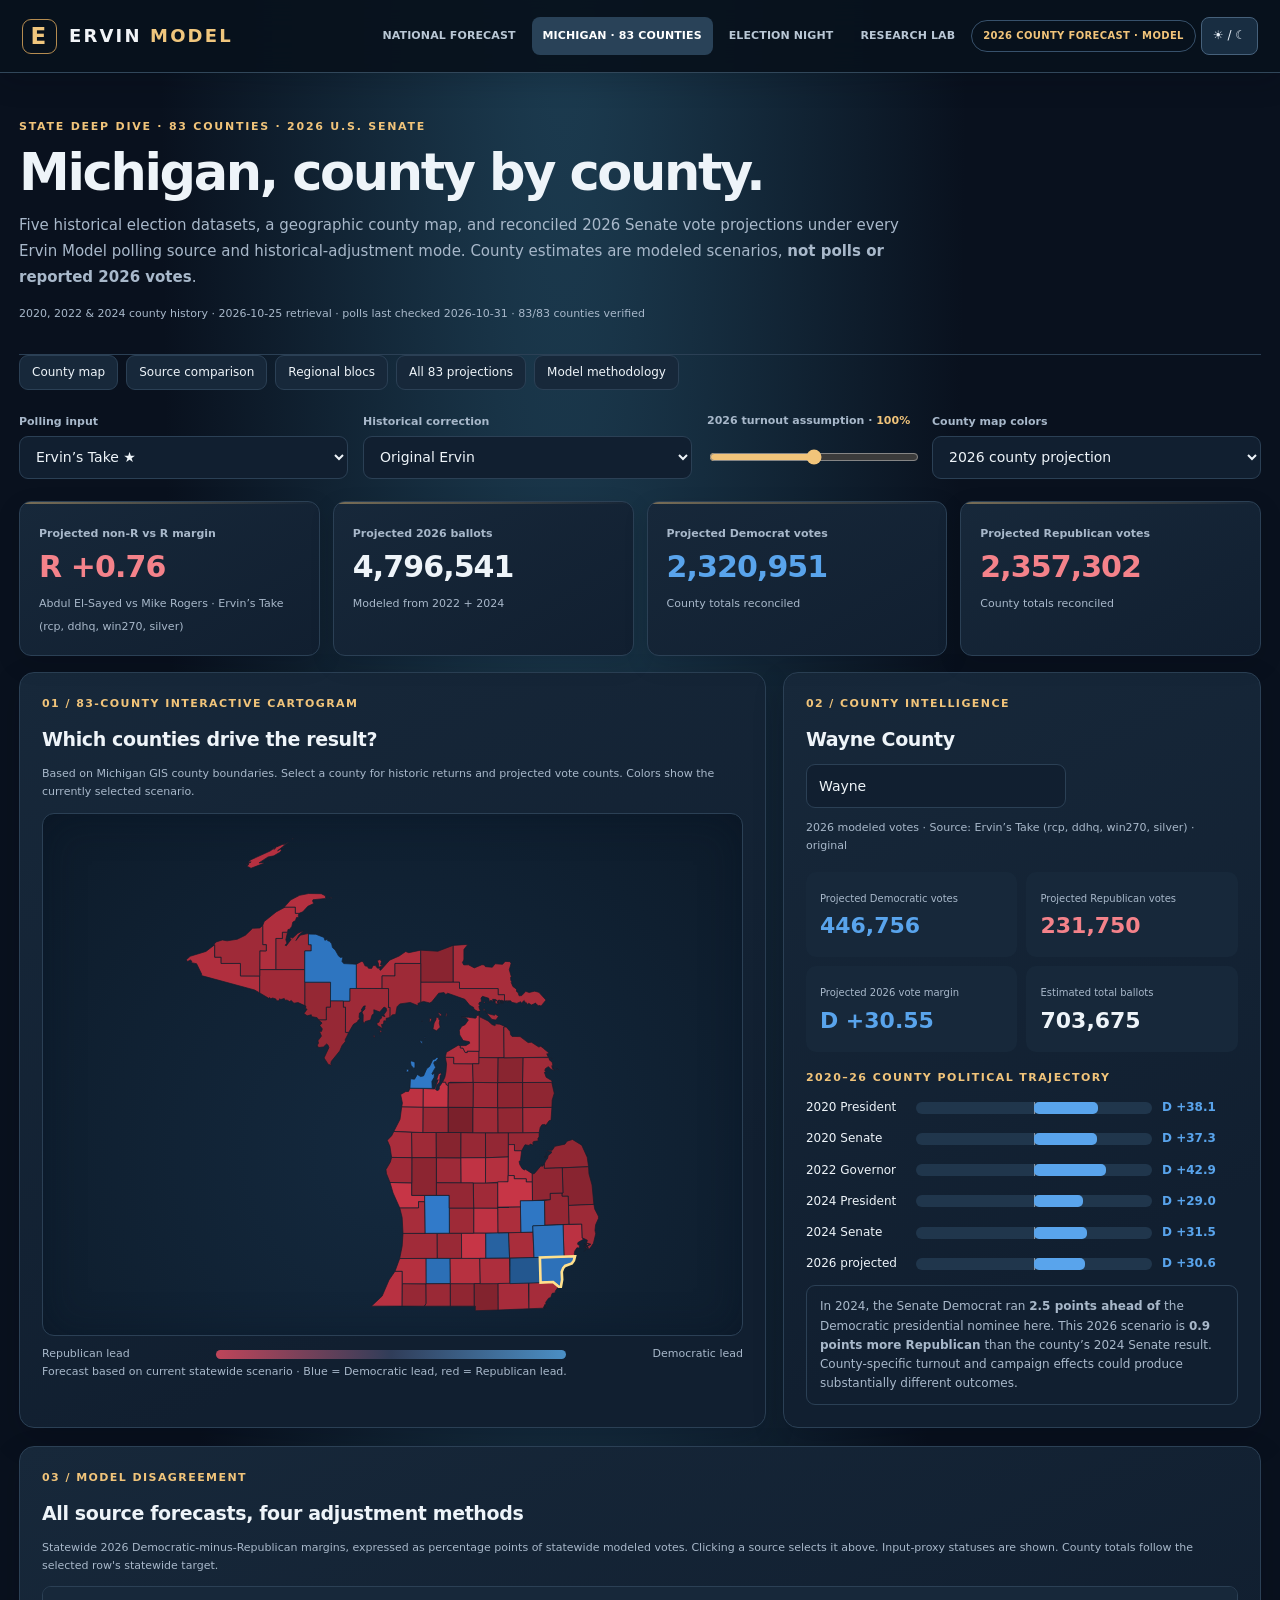
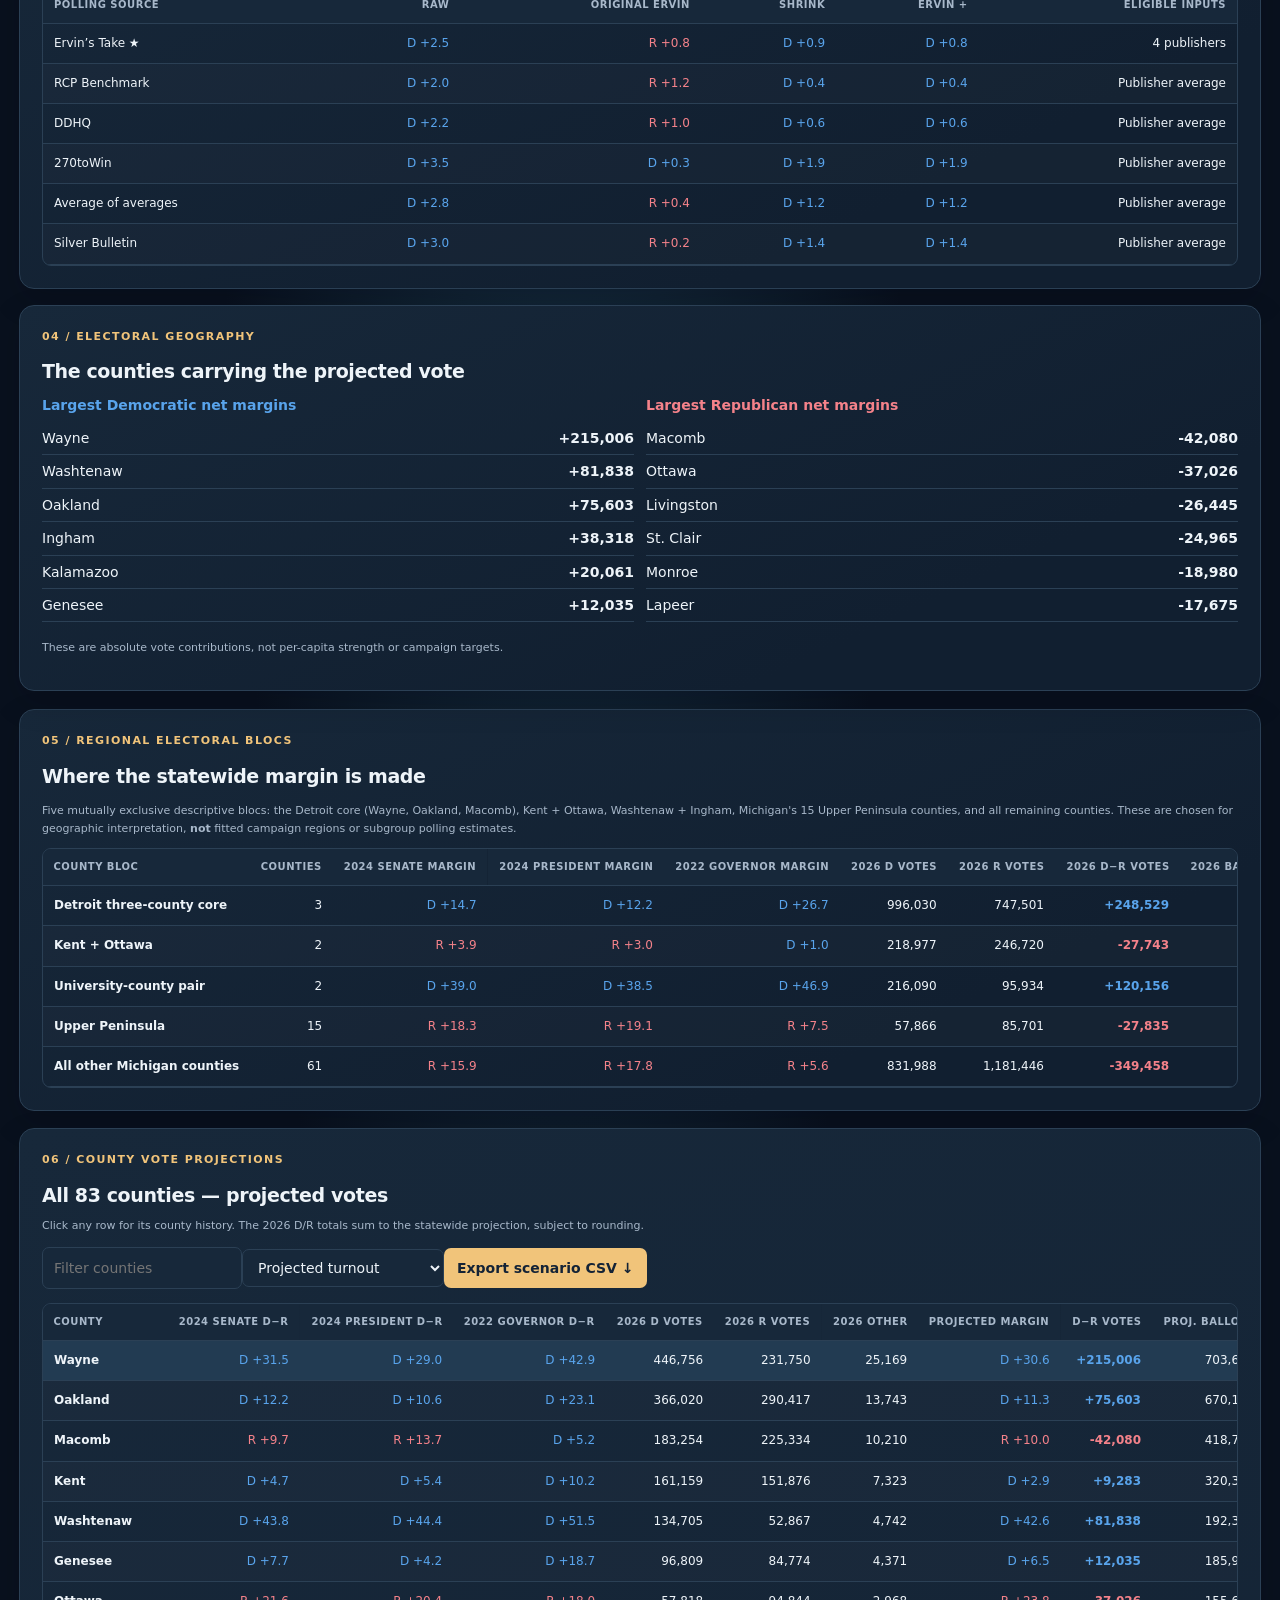
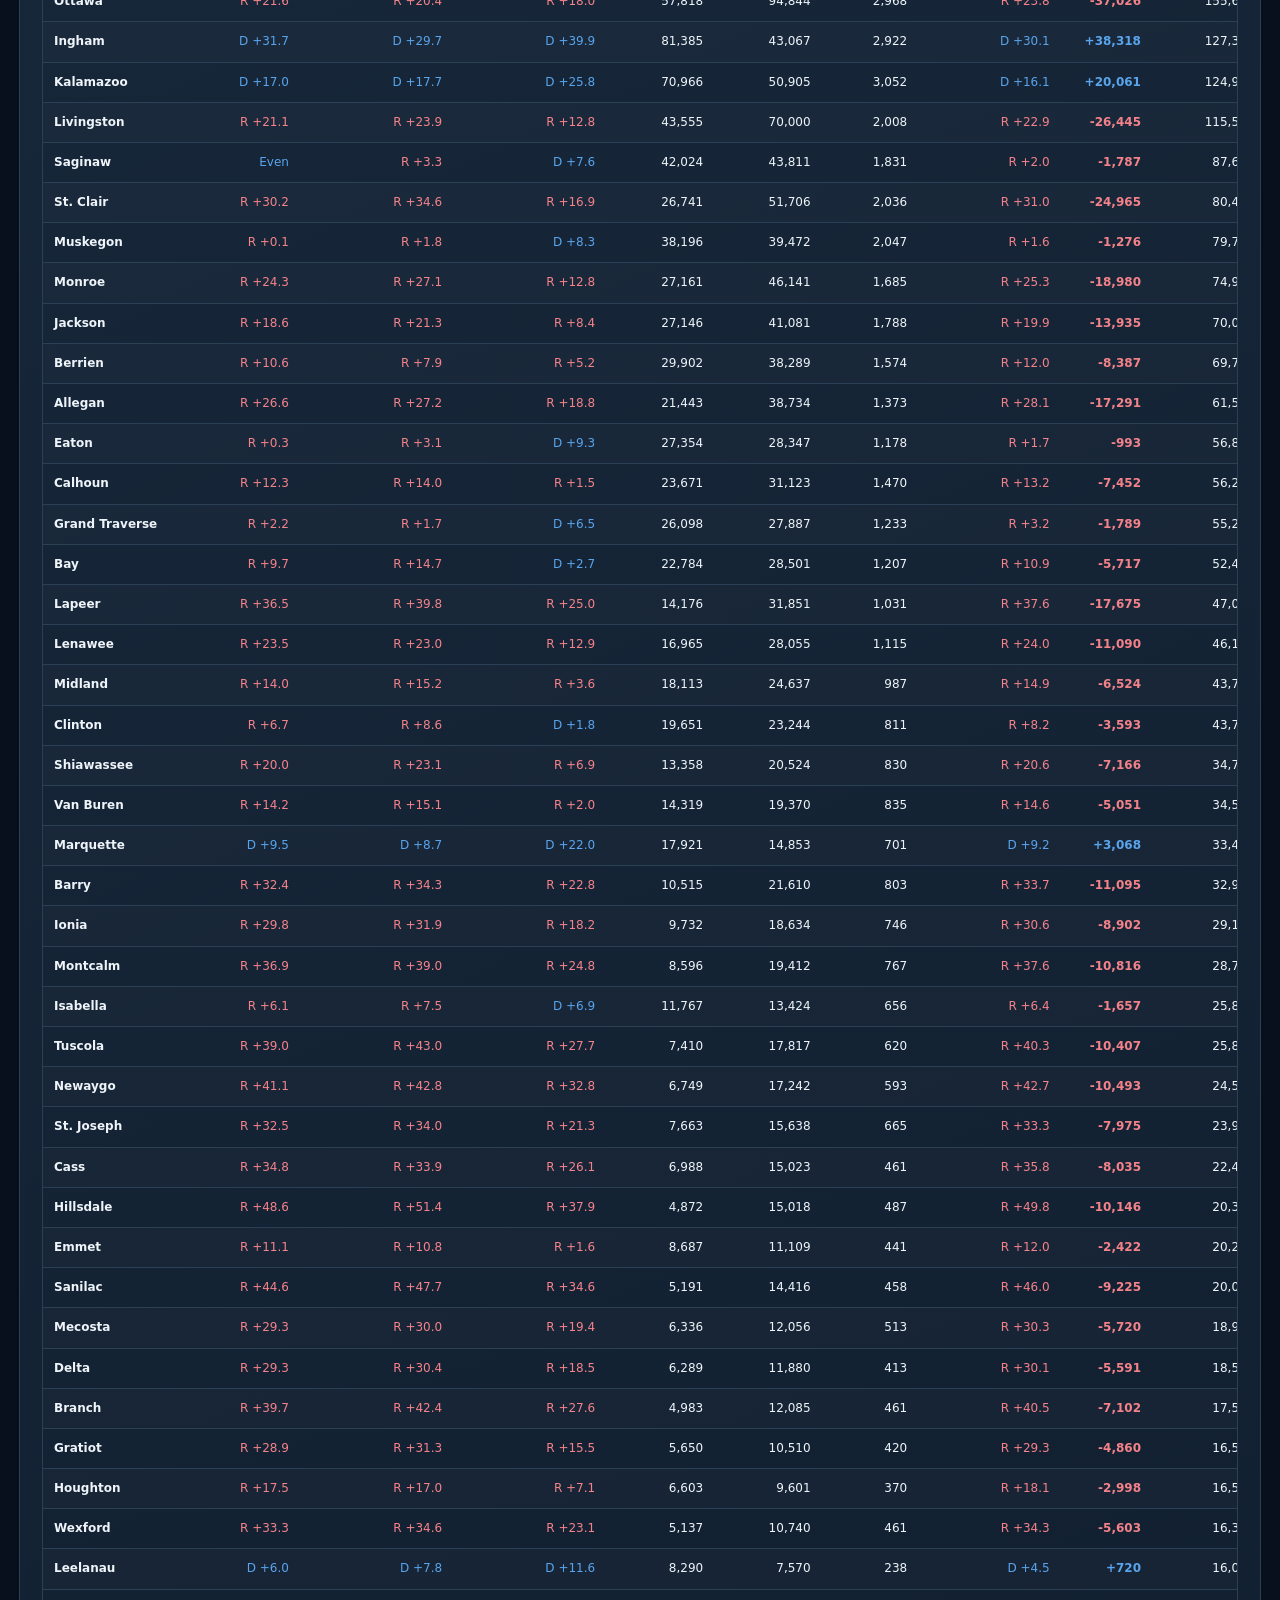
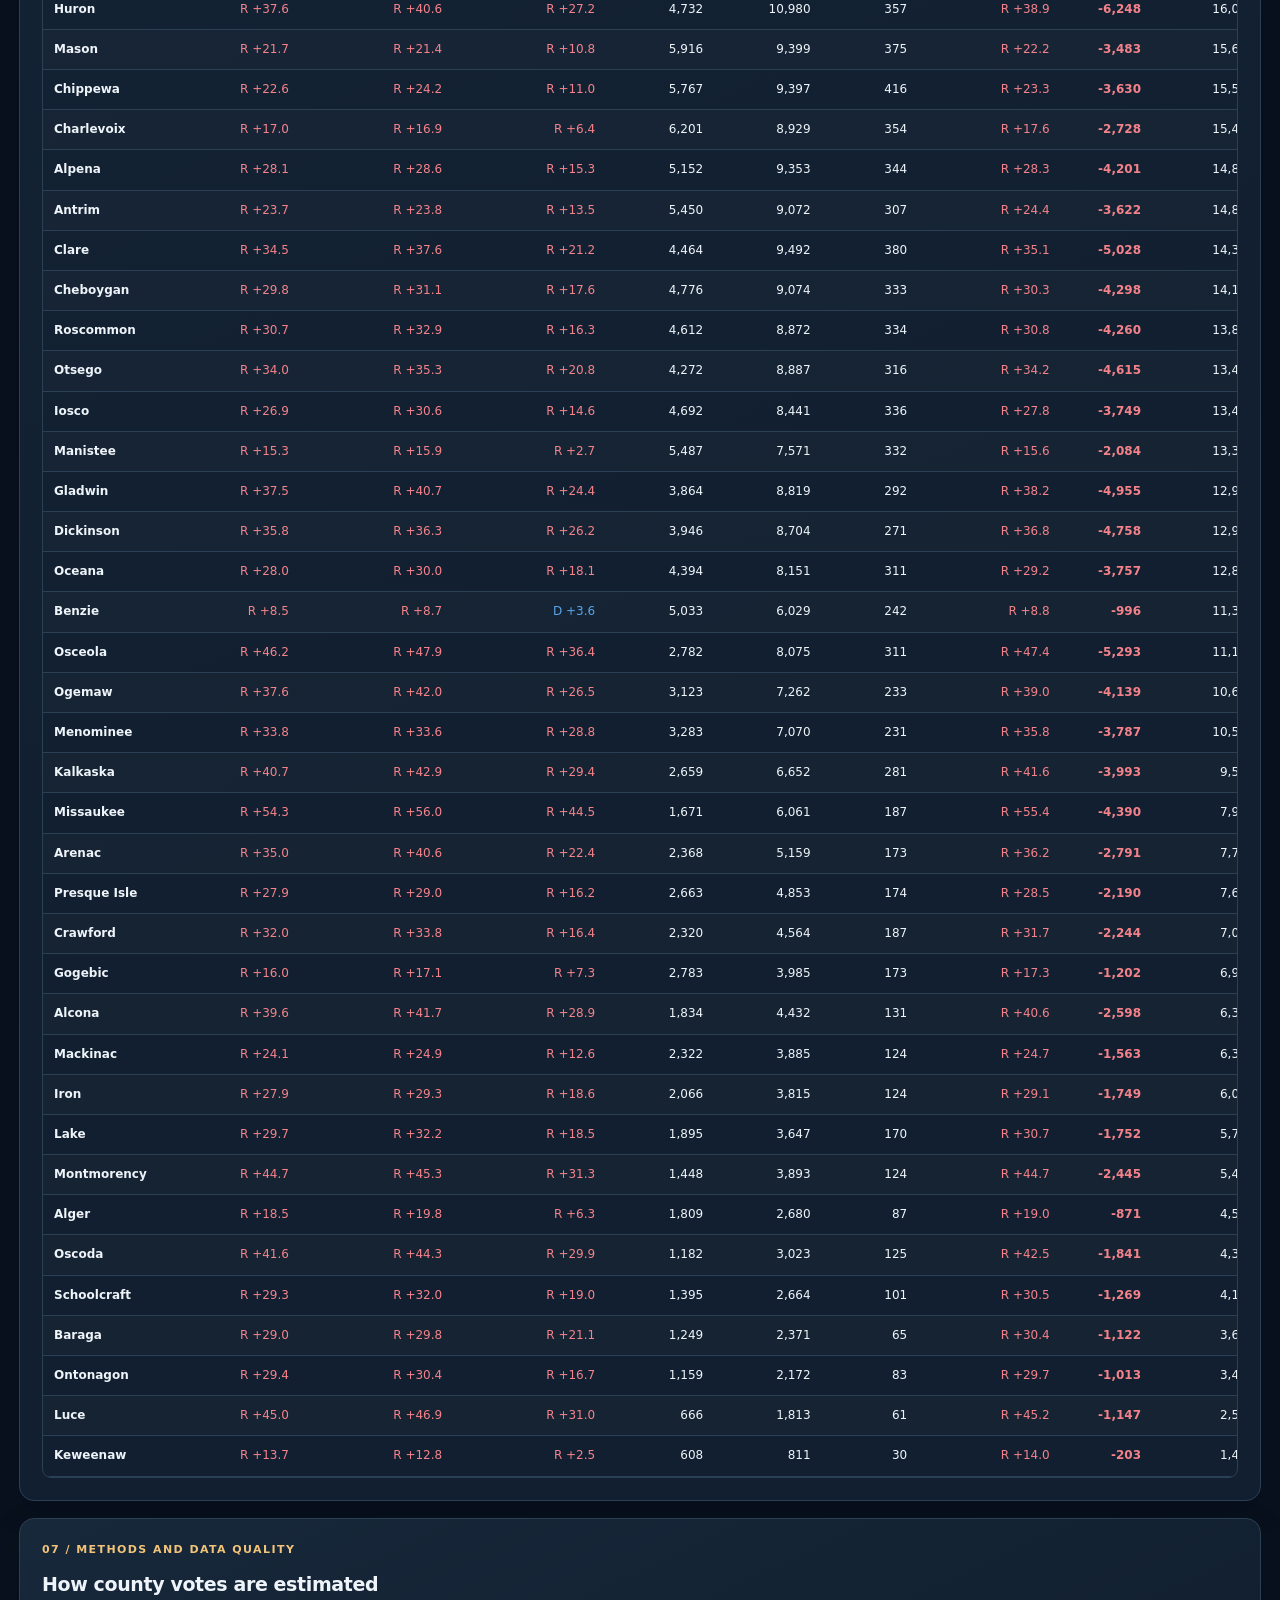
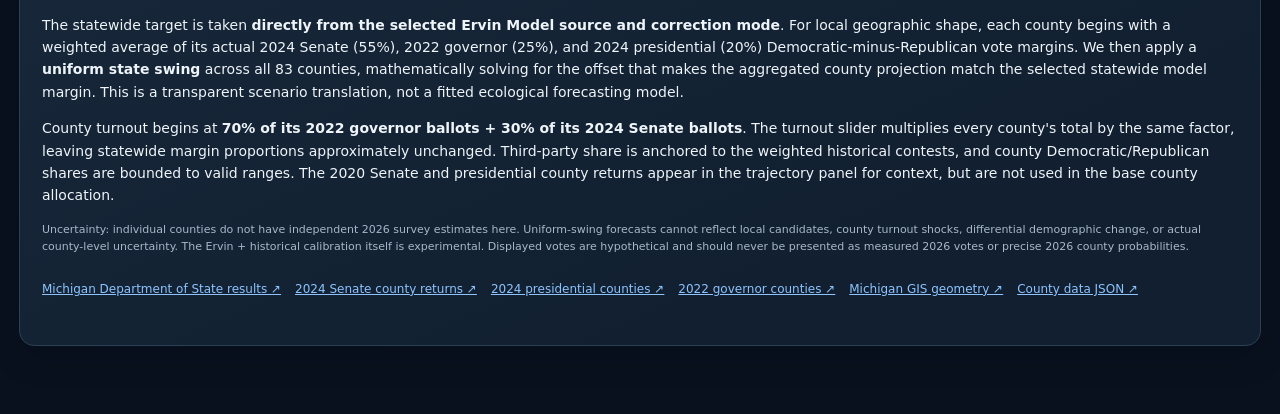
<file: michigan/index.html>
<!doctype html>
<html lang="en"><head><meta charset="utf-8"><meta name="viewport" content="width=device-width,initial-scale=1">
<title>Michigan County Forecast • Ervin Model 2026</title>
<meta name="description" content="Michigan 2026 Senate county-by-county election projection using five elections of actual county history and the Ervin Model source tabs.">
<style>
:root{color-scheme:dark;--bg:#09111e;--panel:#111f30;--panel2:#17283a;--line:#2b4055;--muted:#a8b8ca;--text:#eef4f9;--blue:#59a4ec;--red:#f4828a;--gold:#f1c47a;--mapbg:#213146}
*{box-sizing:border-box}html{scroll-behavior:smooth}body{margin:0;font:14px/1.6 system-ui,-apple-system,"Segoe UI",sans-serif;background:radial-gradient(ellipse at 44% -5%,#1d3e53,transparent 40%),var(--bg);color:var(--text)}button,input,select{font:inherit}button{cursor:pointer}a{color:#8dc4ff}button:focus-visible,a:focus-visible,select:focus-visible,input:focus-visible{outline:2px solid var(--gold);outline-offset:2px}
.top{display:flex;align-items:center;justify-content:space-between;gap:20px;padding:17px max(18px,calc((100vw - 1390px)/2));background:#0b1724eb;border-bottom:1px solid var(--line);position:sticky;top:0;z-index:10;backdrop-filter:blur(12px)}
.brand{text-decoration:none;color:var(--text);font-weight:800;letter-spacing:.09em;font-size:14px}.brand strong{color:var(--gold)}.topnav{display:flex;gap:20px}.topnav a{color:var(--muted);text-decoration:none;font-size:12px;font-weight:700}.topnav a.active{color:var(--gold)}
.shell{width:min(1390px,calc(100% - 38px));margin:0 auto 68px}.hero{padding:38px 0 27px;border-bottom:1px solid var(--line)}.eyebrow{font-size:11px;color:var(--gold);letter-spacing:.16em;font-weight:800;text-transform:uppercase}.hero h1{font-size:clamp(31px,4vw,51px);line-height:1.08;letter-spacing:-.04em;margin:9px 0 12px}.hero p{max-width:900px;color:var(--muted);font-size:14px;margin:0}.updated{font-size:11px;margin-top:15px;color:var(--muted)}.panel{background:var(--panel);border:1px solid var(--line);border-radius:15px;padding:22px;min-width:0;box-shadow:0 12px 36px #03091125}.panel h2{margin:0 0 7px;font-size:19px;letter-spacing:-.02em}.micro{font-size:11px;color:var(--muted)}.section-title{font-size:11px;letter-spacing:.13em;text-transform:uppercase;font-weight:800;color:var(--gold);margin-bottom:11px}.controls{display:flex;gap:15px;flex-wrap:wrap;align-items:end;margin:22px 0}.controls label{display:flex;flex-direction:column;gap:5px;min-width:150px;flex:1}.controls label span{font-size:11px;color:var(--muted);font-weight:700}.controls select,.controls input,.county-head input{background:var(--panel);border:1px solid var(--line);border-radius:9px;padding:10px 12px;color:var(--text);min-height:43px;width:100%}.controls label.mini{min-width:145px;flex:0 1 210px}.controls output{color:var(--gold);font-weight:800}.panelnav{margin:0 0 15px;display:flex;flex-wrap:wrap;gap:8px}.panelnav a{font-size:12px;text-decoration:none;padding:7px 12px;border:1px solid var(--line);border-radius:9px;color:var(--text);background:var(--panel2)}
.stat-grid{display:grid;grid-template-columns:repeat(4,minmax(0,1fr));gap:13px;margin:16px 0}.stat{padding:19px;border-radius:12px;background:var(--panel);border:1px solid var(--line)}.stat b{font-size:clamp(19px,2.5vw,30px);letter-spacing:-.03em;display:block}.stat .name{font-size:11px;color:var(--muted);font-weight:700}.stat .foot{font-size:11px;color:var(--muted)}.blue{color:var(--blue)}.red{color:var(--red)}.gold{color:var(--gold)}
.main-grid{display:grid;grid-template-columns:minmax(0,1.25fr) minmax(340px,.8fr);gap:17px}.mapbox{width:100%;display:block;max-height:690px;aspect-ratio:1.34;background:radial-gradient(circle at 50% 65%,#14293e,#0d1b2a);border-radius:12px;margin-top:13px}.mapbox path{stroke:#131f2d;stroke-width:.7;vector-effect:non-scaling-stroke;cursor:pointer;transition:fill .12s,stroke .12s}.mapbox path:hover,.mapbox path.active{stroke:var(--gold);stroke-width:2.6;filter:brightness(1.15)}.legend{display:flex;align-items:center;justify-content:space-between;gap:12px;color:var(--muted);font-size:11px;margin-top:9px}.gradient{height:9px;width:50%;min-width:130px;border-radius:9px;background:linear-gradient(90deg,#bf455a,#303d59,#4b8fc5)}.county-head{display:flex;justify-content:space-between;gap:10px;align-items:center;flex-wrap:wrap}.county-head input{max-width:260px}.county-head h2{margin:0}.countystats{display:grid;grid-template-columns:repeat(2,minmax(0,1fr));gap:9px;margin:17px 0}.countystats>div{background:var(--panel2);padding:14px;border-radius:10px}.countystats strong{font-size:22px;display:block}.countystats small{color:var(--muted);font-size:10px}.trend-row{display:grid;grid-template-columns:100px 1fr 76px;gap:10px;align-items:center;margin:12px 0;font-size:12px}.track{height:12px;border-radius:7px;background:#20364c;position:relative;overflow:hidden}.track::before{content:"";position:absolute;left:50%;top:0;height:100%;width:1px;background:#fff7}.track i{position:absolute;top:0;height:100%;border-radius:5px}.note{padding:11px 13px;border:1px solid var(--line);border-radius:9px;color:var(--muted);font-size:12px}.model-grid{display:grid;grid-template-columns:1fr;gap:16px;margin:18px 0}.scroll{overflow:auto;max-width:100%;border:1px solid var(--line);border-radius:9px}table{border-collapse:collapse;width:100%;min-width:850px;font-size:12px}th,td{border-bottom:1px solid var(--line);padding:10px 11px;text-align:right;white-space:nowrap;font-variant-numeric:tabular-nums}th{font-size:10px;text-transform:uppercase;color:var(--muted);letter-spacing:.05em}th:first-child,td:first-child{text-align:left}tbody tr[data-county]{cursor:pointer}tbody tr:hover,tbody tr.selected{background:#223b52}td.blue{font-weight:700}td.red{font-weight:700}.table-row-head{display:flex;gap:12px;flex-wrap:wrap;align-items:center;justify-content:space-between;margin-bottom:14px}.table-row-head input,.table-row-head select{background:var(--panel2);color:var(--text);padding:9px 11px;border:1px solid var(--line);border-radius:7px}.table-row-head input{width:200px}.table-row-head select{max-width:230px}.winners{display:grid;grid-template-columns:repeat(2,minmax(0,1fr));gap:12px}.winners ul{list-style:none;padding:0;margin:6px 0}.winners li{padding:5px 0;border-bottom:1px solid var(--line);display:flex;justify-content:space-between;gap:9px}.winners strong{font-variant-numeric:tabular-nums}.sources{margin:24px 0;color:var(--muted);font-size:12px}.sources a{margin-right:14px}body.light{--bg:#edf2f5;--panel:#fff;--panel2:#f0f5fa;--line:#d3dfe9;--text:#152d40;--muted:#536b7b;--mapbg:#d6e8f4}.light .top{background:#f9fcffe8}.light .mapbox{background:#e6edf3}.loading{text-align:center;padding:65px;color:var(--muted)}.error{color:var(--red);font-weight:700}input[type=range]{accent-color:#f1c47a;padding:0;min-height:40px}@media(max-width:1000px){.main-grid{grid-template-columns:1fr}.stat-grid{grid-template-columns:repeat(2,minmax(0,1fr))}}@media(max-width:650px){.shell{width:calc(100% - 24px)}.top{padding:14px 12px}.topnav{gap:10px}.topnav a{font-size:10px}.hero{padding-top:25px}.panel{padding:14px}.controls label{flex:1 1 43%}.stat-grid{gap:8px}.stat{padding:12px}.winners{grid-template-columns:1fr}.county-head input{max-width:100%}.trend-row{grid-template-columns:78px 1fr 66px;font-size:11px}}@media(prefers-reduced-motion:reduce){*{transition:none!important;scroll-behavior:auto!important}}

/* Shared Ervin Model design system, with larger map and data-table readability. */
.top{box-shadow:0 9px 28px #0309113d}
.topnav a{border-radius:7px;padding:7px 10px;margin:0 -7px;transition:background .16s}
.topnav a:hover,.topnav a.active{background:#2640577a}
.hero{padding:45px 0 31px}
.hero h1{font-weight:800;letter-spacing:-.046em}
.hero p{font-size:15px;line-height:1.75}
.panel{background:linear-gradient(155deg,var(--panel2),var(--panel) 75%);border-color:var(--line);box-shadow:0 12px 32px #03091129}
body.light .panel{background:linear-gradient(155deg,#fff,var(--panel2))}
.panel h2{font-weight:740}
.stat{background:linear-gradient(150deg,var(--panel2),var(--panel));position:relative;overflow:hidden;box-shadow:0 8px 25px #03091120}
.stat:before{content:"";height:2px;left:0;top:0;right:0;position:absolute;background:linear-gradient(90deg,var(--gold),transparent);opacity:.45}
.stat b{font-variant-numeric:tabular-nums}
.panelnav a,.controls select,.controls input,.table-row-head input,.table-row-head select{transition:border-color .15s,background .15s}
.panelnav a:hover,.controls select:hover,.controls input:hover{border-color:var(--gold)}
.scroll th{position:sticky;top:0;background:var(--panel2);z-index:1}
.scroll tr:nth-child(even){background:#ffffff04}
body.light .scroll tr:nth-child(even){background:#0c274106}
.mapbox{box-shadow:inset 0 2px 40px #05112060;border:1px solid var(--line)}
@media(max-width:650px){.hero{padding-top:26px}.panel{box-shadow:none}.topnav{flex-wrap:wrap}}
@media(prefers-reduced-motion:reduce){.topnav a{transition:none}}

</style><link rel="stylesheet" href="../site-chrome.css"></head>
<body><header class="site-header"><div class="site-header-inner"><a class="site-brand" href="../" aria-label="Ervin Model main dashboard"><span class="site-emblem" aria-hidden="true">E</span><span>ERVIN <b>MODEL</b></span></a><button type="button" class="site-mobile-toggle" aria-controls="siteNavigation" aria-expanded="false" aria-label="Toggle site navigation">☰ Menu</button><nav id="siteNavigation" class="site-nav" aria-label="Main navigation"><a href="../">NATIONAL FORECAST</a><a href="./" aria-current="page">MICHIGAN · 83 COUNTIES</a><a href="election-night/">ELECTION NIGHT</a><a href="../#researchLab">RESEARCH LAB</a><span class="site-status">2026 COUNTY FORECAST · MODEL</span><button id="themeToggle" type="button" aria-label="Toggle color theme">☀ / ☾</button></nav></div></header>
<main class="shell"><div class="hero"><div class="eyebrow">State deep dive · 83 counties · 2026 U.S. Senate</div><h1>Michigan, county by county.</h1><p>Five historical election datasets, a geographic county map, and reconciled 2026 Senate vote projections under every Ervin Model polling source and historical-adjustment mode. County estimates are modeled scenarios, <strong>not polls or reported 2026 votes</strong>.</p><div class="updated" id="dataStatus">Loading official-result-based county history and live model snapshot…</div></div>
<nav class="panelnav" aria-label="Michigan analysis sections"><a href="#countyMap">County map</a><a href="#scenario">Source comparison</a><a href="#regional">Regional blocs</a><a href="#countyTable">All 83 projections</a><a href="#methodology">Model methodology</a></nav>
<section class="controls" aria-label="Michigan scenario settings">
<label><span>Polling input</span><select id="source"><option>Loading…</option></select></label>
<label><span>Historical correction</span><select id="mode"><option value="original" selected>Original Ervin</option><option value="weighted">Ervin + (pooled)</option><option value="shrink">Shrink small samples</option><option value="raw">Unadjusted polling</option></select></label>
<label class="mini"><span>2026 turnout assumption · <output id="turnoutRead">100%</output></span><input id="turnout" type="range" min="75" max="125" value="100" step="1"></label>
<label><span>County map colors</span><select id="mapMode"><option value="projection">2026 county projection</option><option value="swing">Change vs 2024 Senate</option><option value="senate2024">Actual 2024 Senate</option><option value="president2024">Actual 2024 presidential</option><option value="governor2022">Actual 2022 governor</option><option value="turnout">Projected county ballots</option></select></label>
</section>
<section class="stat-grid" aria-label="Michigan statewide projected totals">
<div class="stat"><span class="name">Projected non-R vs R margin</span><b id="stateMargin">—</b><span class="foot" id="stateMarginDesc">Ervin model scenario</span></div>
<div class="stat"><span class="name">Projected 2026 ballots</span><b id="stateVotes">—</b><span class="foot">Modeled from 2022 + 2024</span></div>
<div class="stat"><span class="name">Projected Democrat votes</span><b id="stateDem" class="blue">—</b><span class="foot">County totals reconciled</span></div>
<div class="stat"><span class="name">Projected Republican votes</span><b id="stateRep" class="red">—</b><span class="foot">County totals reconciled</span></div></section>
<div class="main-grid" id="countyMap">
<section class="panel"><div class="section-title">01 / 83-county interactive cartogram</div><h2>Which counties drive the result?</h2><p class="micro">Based on Michigan GIS county boundaries. Select a county for historic returns and projected vote counts. Colors show the currently selected scenario.</p><div id="mapStatus" class="loading">Loading Michigan GIS boundaries…</div><svg id="map" class="mapbox" role="img" aria-label="Michigan county projected election margin map" viewBox="0 0 1000 750" style="display:none"></svg><div class="legend"><span>Republican lead</span><div class="gradient" id="mapLegend"></div><span>Democratic lead</span></div><div class="micro" id="mapCaption">Colors compare county Democratic-minus-Republican vote margins.</div></section>
<aside class="panel" id="countyDetail"><div class="county-head"><div><div class="section-title">02 / County intelligence</div><h2 id="countyName">Wayne County</h2></div><input id="countyPicker" type="search" list="countyOptions" placeholder="Find a county…" aria-label="Find a county"><datalist id="countyOptions"></datalist></div>
<p class="micro" id="countyCaption">Actual results alongside a transparent forecast translation.</p>
<div class="countystats"><div><small>Projected Democratic votes</small><strong class="blue" id="countyDem">—</strong></div><div><small>Projected Republican votes</small><strong class="red" id="countyRep">—</strong></div><div><small>Projected 2026 vote margin</small><strong id="countyMargin">—</strong></div><div><small>Estimated total ballots</small><strong id="countyTurnout">—</strong></div></div>
<div class="section-title">2020–26 county political trajectory</div><div id="countyTrend"></div><div class="note" id="countyNote">Historical trends are descriptive, not a local-poll forecast.</div></aside>
</div>
<div class="model-grid" id="scenario"><section class="panel"><div class="section-title">03 / Model disagreement</div><h2>All source forecasts, four adjustment methods</h2><p class="micro">Statewide 2026 Democratic-minus-Republican margins, expressed as percentage points of statewide modeled votes. Clicking a source selects it above. Input-proxy statuses are shown. County totals follow the selected row's statewide target.</p><div class="scroll"><table><thead><tr><th>Polling source</th><th>Raw</th><th>Original Ervin</th><th>Shrink</th><th>Ervin +</th><th>Eligible inputs</th></tr></thead><tbody id="scenarioRows"></tbody></table></div></section>
<section class="panel"><div class="section-title">04 / Electoral geography</div><h2>The counties carrying the projected vote</h2><div class="winners"><div><strong class="blue">Largest Democratic net margins</strong><ul id="demStrongholds"></ul></div><div><strong class="red">Largest Republican net margins</strong><ul id="repStrongholds"></ul></div></div><p class="micro">These are absolute vote contributions, not per-capita strength or campaign targets.</p></section></div>
<section class="panel" id="regional" style="margin:17px 0"><div class="section-title">05 / Regional electoral blocs</div><h2>Where the statewide margin is made</h2><p class="micro">Five mutually exclusive descriptive blocs: the Detroit core (Wayne, Oakland, Macomb), Kent + Ottawa, Washtenaw + Ingham, Michigan's 15 Upper Peninsula counties, and all remaining counties. These are chosen for geographic interpretation, <strong>not</strong> fitted campaign regions or subgroup polling estimates.</p><div class="scroll"><table><thead><tr><th>County bloc</th><th>Counties</th><th>2024 Senate margin</th><th>2024 president margin</th><th>2022 governor margin</th><th>2026 D votes</th><th>2026 R votes</th><th>2026 D−R votes</th><th>2026 ballot share</th></tr></thead><tbody id="regionalRows"></tbody></table></div></section>
<section class="panel" id="countyTable"><div class="section-title">06 / County vote projections</div><div class="table-row-head"><div><h2>All 83 counties — projected votes</h2><div class="micro">Click any row for its county history. The 2026 D/R totals sum to the statewide projection, subject to rounding.</div></div><div><input id="countyFilter" type="search" placeholder="Filter counties" aria-label="Filter counties"><select id="countySort" aria-label="Sort counties"><option value="size">Projected turnout</option><option value="margin">Projected D-R votes</option><option value="swing">Largest swing vs 2024</option><option value="name">County name</option></select><button id="download" style="padding:9px 13px;background:var(--gold);border:0;border-radius:7px;color:#142336;font-weight:800">Export scenario CSV ↓</button></div></div><div class="scroll"><table><thead><tr><th>County</th><th>2024 Senate D−R</th><th>2024 president D−R</th><th>2022 governor D−R</th><th>2026 D votes</th><th>2026 R votes</th><th>2026 other</th><th>Projected margin</th><th>D−R votes</th><th>Proj. ballots</th></tr></thead><tbody id="countyRows"></tbody></table></div></section>
<section class="panel" id="methodology" style="margin-top:17px"><div class="section-title">07 / Methods and data quality</div><h2>How county votes are estimated</h2><p>The statewide target is taken <strong>directly from the selected Ervin Model source and correction mode</strong>. For local geographic shape, each county begins with a weighted average of its actual 2024 Senate (55%), 2022 governor (25%), and 2024 presidential (20%) Democratic-minus-Republican vote margins. We then apply a <strong>uniform state swing</strong> across all 83 counties, mathematically solving for the offset that makes the aggregated county projection match the selected statewide model margin. This is a transparent scenario translation, not a fitted ecological forecasting model.</p>
<p>County turnout begins at <strong>70% of its 2022 governor ballots + 30% of its 2024 Senate ballots</strong>. The turnout slider multiplies every county's total by the same factor, leaving statewide margin proportions approximately unchanged. Third-party share is anchored to the weighted historical contests, and county Democratic/Republican shares are bounded to valid ranges. The 2020 Senate and presidential county returns appear in the trajectory panel for context, but are not used in the base county allocation.</p>
<p class="micro">Uncertainty: individual counties do not have independent 2026 survey estimates here. Uniform-swing forecasts cannot reflect local candidates, county turnout shocks, differential demographic change, or actual county-level uncertainty. The Ervin + historical calibration itself is experimental. Displayed votes are hypothetical and should never be presented as measured 2026 votes or precise 2026 county probabilities.</p>
<div class="sources"><a href="https://www.michigan.gov/sos/elections/election-results-and-data" target="_blank" rel="noopener noreferrer">Michigan Department of State results ↗</a><a href="https://en.wikipedia.org/wiki/2024_United_States_Senate_election_in_Michigan" target="_blank" rel="noopener noreferrer">2024 Senate county returns ↗</a><a href="https://en.wikipedia.org/wiki/2024_United_States_presidential_election_in_Michigan" target="_blank" rel="noopener noreferrer">2024 presidential counties ↗</a><a href="https://en.wikipedia.org/wiki/2022_Michigan_gubernatorial_election" target="_blank" rel="noopener noreferrer">2022 governor counties ↗</a><a href="https://www.mcgi.state.mi.us/maps/rest/services/BaseMap/County_Twp_City/MapServer/0" target="_blank" rel="noopener noreferrer">Michigan GIS geometry ↗</a><a href="county_history.json" target="_blank" rel="noopener noreferrer">County data JSON ↗</a></div></section>
</main>
<script src="../scripts/calibration_engine.js" defer></script><script src="dashboard.js" defer></script>
<script defer src="../site-chrome.js"></script></body></html>
</file>
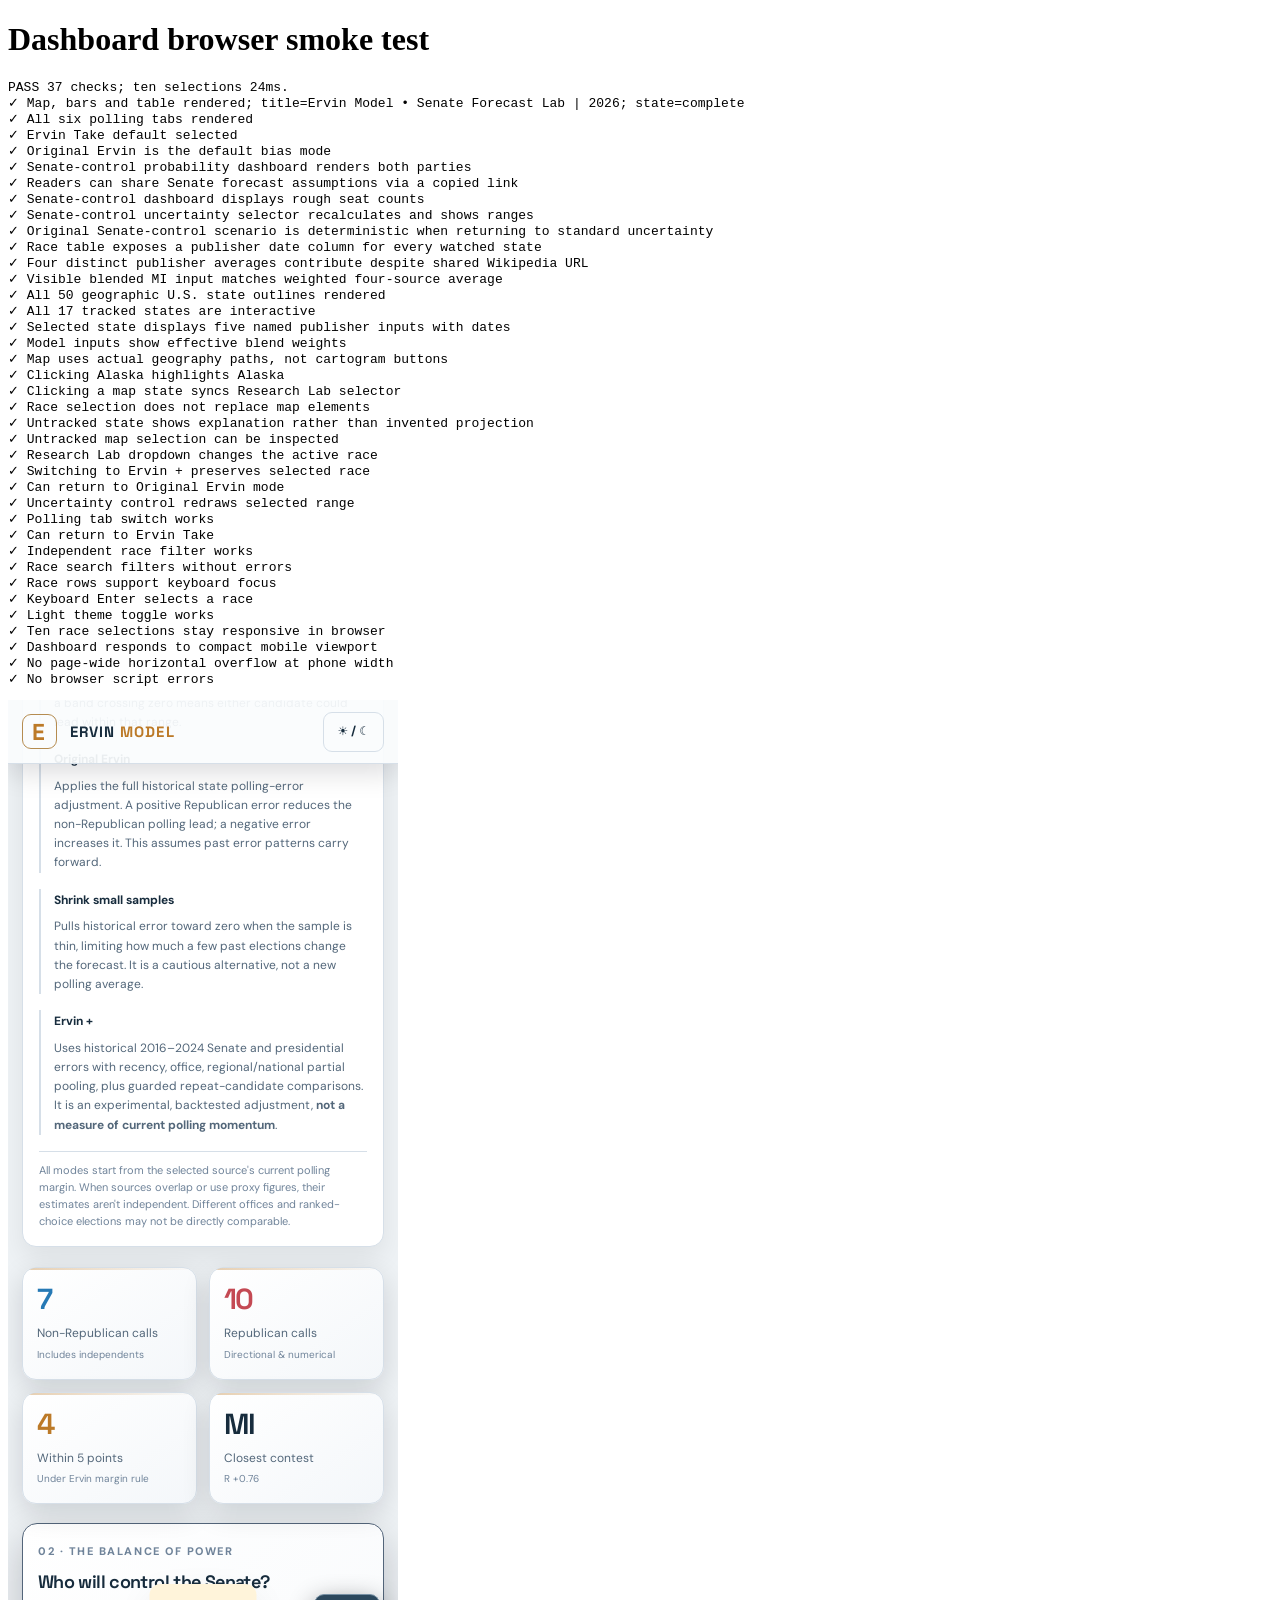
<file: tests/browser_smoke.html>
<!DOCTYPE html><html lang="en"><head><meta charset="utf-8"><title>Ervin dashboard browser smoke test</title></head>
<body><h1>Dashboard browser smoke test</h1><pre id="report" data-status="RUNNING">Running tests…</pre>
<script>
(async()=>{
 const report=document.getElementById('report'),errors=[],checks=[];
 const check=(condition,message)=>{if(!condition)throw new Error(message);checks.push(message)};
 const iframe=document.createElement('iframe');
 iframe.id='dashboard';iframe.title='Ervin dashboard';
 iframe.style.width='1180px';iframe.style.height='950px';iframe.style.border='0';
 window.addEventListener('error',e=>errors.push(e.message));
 const ready=new Promise((resolve,reject)=>{
  iframe.onload=()=>resolve();
  iframe.onerror=()=>reject(new Error('Could not load dashboard iframe'));
 });
 iframe.src='../index.html?race=MI';
 document.body.append(iframe);
 try{
  await ready;
  const win=iframe.contentWindow,doc=iframe.contentDocument;
  const el=id=>doc.getElementById(id);
  const dispatch=(node,type='change')=>node.dispatchEvent(new win.Event(type,{bubbles:true}));
  const source=k=>doc.querySelector('#tabs button[data-source="'+k+'"]');
  const clickSVG=node=>node.dispatchEvent(new win.MouseEvent('click',{bubbles:true}));
  check(!!el('map')&&!!el('bars')&&!!el('rows'),'Map, bars and table rendered; title='+doc.title+'; state='+doc.readyState);
  check(doc.querySelectorAll('#tabs button').length===6,'All six polling tabs rendered');
  check(source('take')?.getAttribute('aria-selected')==='true','Ervin Take default selected');
  check(el('biasMode').value==='original','Original Ervin is the default bias mode');
  check(!!el('senate-control')&&el('controlDemChance').textContent.endsWith('%')&&el('controlRepChance').textContent.endsWith('%'),
    'Senate-control probability dashboard renders both parties');
  check(!!el('copyControlForecast')&&el('copyControlForecast').textContent.includes('Copy forecast'),
    'Readers can share Senate forecast assumptions via a copied link');
  check(el('controlDemSeats').textContent.includes('seats')&&el('controlRepSeats').textContent.includes('seats'),
    'Senate-control dashboard displays rough seat counts');
  const startControl=el('controlDemChance').textContent,originalSeats=el('controlDemSeats').textContent;
  el('controlUncertainty').value='1.3';dispatch(el('controlUncertainty'));
  check(el('controlUncertainty').value==='1.3'&&el('controlRange').textContent.includes('80% seat ranges'),
    'Senate-control uncertainty selector recalculates and shows ranges');
  el('controlUncertainty').value='1';dispatch(el('controlUncertainty'));
  check(el('controlDemChance').textContent===startControl&&el('controlDemSeats').textContent===originalSeats,
    'Original Senate-control scenario is deterministic when returning to standard uncertainty');
  check(doc.querySelectorAll('#rows tr[data-id] td').length===170,'Race table exposes a publisher date column for every watched state');
  const ds=win.ERVIN_DATA.states.find(r=>r.code==='MI');
  const shares={rcp:.40,ddhq:.29,win270:.21,silver:.10};
  const considered=Object.entries(shares).filter(([k])=>!ds.sources[k].proxy);
  const weigh=([k,w])=>{
   let d=ds.sources[k].date;
   let parsed=Date.parse(/\b20\d{2}\b/.test(d)?d:d+', 2026');
   let age=Number.isFinite(parsed)?Math.max(0,(Date.now()-parsed)/86400000):21;
   return w*Math.max(.50,Math.exp(-age/35));
  };
  const total=considered.reduce((sum,p)=>sum+weigh(p),0);
  const expected=considered.reduce((sum,[k,w])=>sum+weigh([k,w])*ds.sources[k].value,0)/total;
  const displayed=el('detail').querySelector('.mini strong').textContent;
  const actual=Number((displayed.match(/\d+\.\d+/)||[])[0]);
  check(considered.length===4&&Math.abs(expected-ds.sources.rcp.value)>.15,'Four distinct publisher averages contribute despite shared Wikipedia URL');
  check(Math.abs(actual-expected)<.061,'Visible blended MI input matches weighted four-source average');
  check(doc.querySelectorAll('#map g.geo-region').length===50,'All 50 geographic U.S. state outlines rendered');
  check(doc.querySelectorAll('#map g.geo-region.tracked').length===17,'All 17 tracked states are interactive');
  check(doc.querySelectorAll('#pollEvidence .poll-input-row').length===5,'Selected state displays five named publisher inputs with dates');
  check(el('pollEvidence').textContent.includes('effective weight'),'Model inputs show effective blend weights');
  check(doc.querySelector('#map svg path[data-code]')===null&&doc.querySelectorAll('#map svg path.geo-shape').length===50,
    'Map uses actual geography paths, not cartogram buttons');
  const before=el('map').querySelector('[data-code="AK"]');
  const mapIdentity=before;
  clickSVG(before);
  check(doc.querySelector('#map g.geo-region.active')?.dataset.code==='AK','Clicking Alaska highlights Alaska');
  check(el('insightRace').value==='AK','Clicking a map state syncs Research Lab selector');
  check(before===mapIdentity&&doc.querySelector('#map [data-code="AK"]')===before,'Race selection does not replace map elements');
  clickSVG(doc.querySelector('#map [data-code="WA"]'));
  check(el('detail').textContent.includes('not one of the 17 Senate contests'),'Untracked state shows explanation rather than invented projection');
  check(doc.querySelector('#map g.geo-region.active')?.dataset.code==='WA','Untracked map selection can be inspected');
    el('insightRace').value='OH';dispatch(el('insightRace'));
  check(doc.querySelector('#map g.geo-region.active')?.dataset.code==='OH','Research Lab dropdown changes the active race');
  el('biasMode').value='weighted';dispatch(el('biasMode'));
  check(doc.querySelector('#map g.geo-region.active')?.dataset.code==='OH','Switching to Ervin + preserves selected race');
  el('biasMode').value='original';dispatch(el('biasMode'));
  check(el('biasMode').value==='original','Can return to Original Ervin mode');
  el('confidenceLevel').value='90';dispatch(el('confidenceLevel'));
  check(el('detail').textContent.includes('90% error scenario'),'Uncertainty control redraws selected range');
  source('ddhq').click();
  check(source('ddhq').getAttribute('aria-selected')==='true','Polling tab switch works');
  source('take').click();
  check(source('take').getAttribute('aria-selected')==='true','Can return to Ervin Take');
  const filter=el('raceFilter');filter.value='independent';dispatch(filter);
  check(el('rows').querySelectorAll('tr[data-id]').length>=1,'Independent race filter works');
  filter.value='all';dispatch(filter);
  const search=el('search');search.value='Michigan';dispatch(search,'input');
  check(el('rows').querySelectorAll('tr[data-id]').length===1,'Race search filters without errors');
  search.value='';dispatch(search,'input');
  const row=doc.querySelector('#rows tr[data-id="TX"]');
  check(!!row&&row.tabIndex===0,'Race rows support keyboard focus');
  row.dispatchEvent(new win.KeyboardEvent('keydown',{key:'Enter',bubbles:true}));
  check(doc.querySelector('#map g.geo-region.active')?.dataset.code==='TX','Keyboard Enter selects a race');
  el('themeToggle').click();
  check(doc.documentElement.classList.contains('light'),'Light theme toggle works');
  let start=performance.now();
  for(const code of ['MI','OH','TX','ME','AK','GA','NC','MI','FL','NH']){
   clickSVG(doc.querySelector('#map [data-code="'+code+'"]'));
  }
  const duration=Math.round(performance.now()-start);
  check(duration<4000,'Ten race selections stay responsive in browser');
  iframe.style.width='390px';
  await new Promise(resolve=>win.requestAnimationFrame(resolve));
  check(win.innerWidth<=400,'Dashboard responds to compact mobile viewport');
  check(doc.documentElement.scrollWidth<=doc.documentElement.clientWidth+4,'No page-wide horizontal overflow at phone width');
  check(errors.length===0,'No browser script errors');
  report.dataset.status='PASS';
  report.textContent='PASS '+checks.length+' checks; ten selections '+duration+'ms.\n'+checks.map(x=>'✓ '+x).join('\n');
 }catch(error){
  report.dataset.status='FAIL';
  report.textContent='FAIL: '+error.stack+'\n'+errors.join('\n');
 }
})();
</script></body></html>
</file>
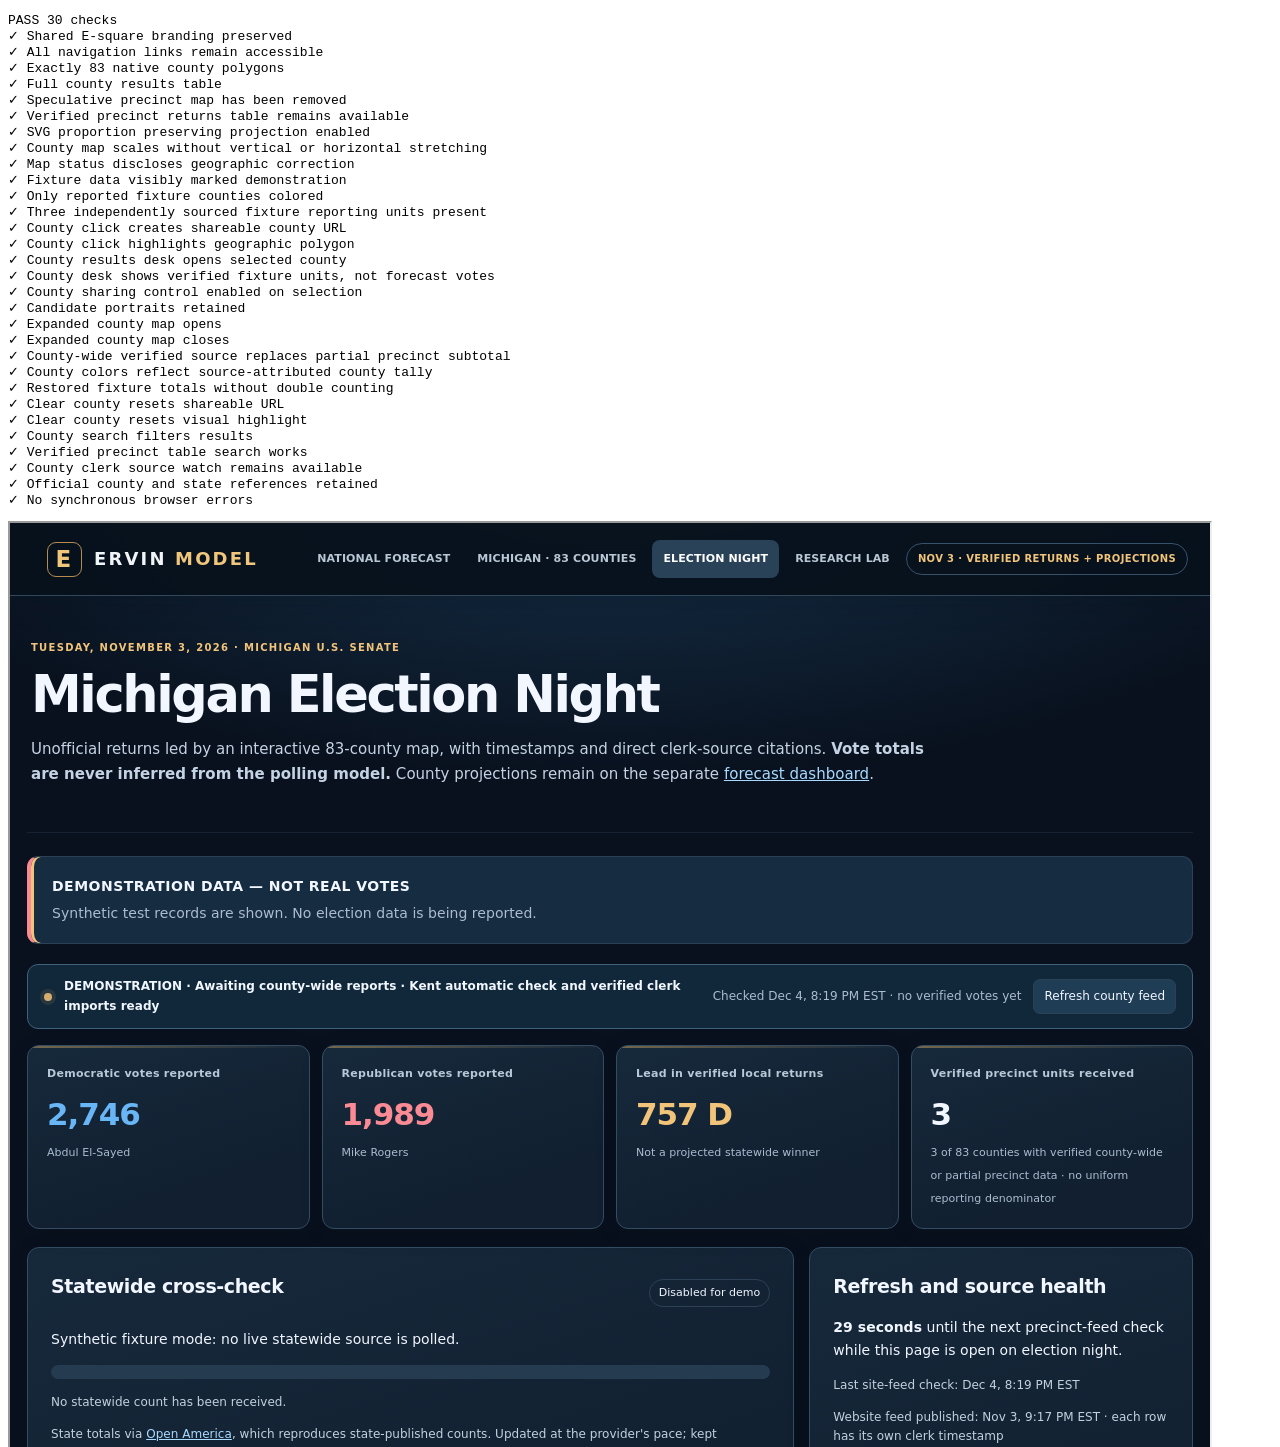
<file: tests/michigan_election_night_smoke.html>
<!doctype html><html lang="en"><head><meta charset="utf-8"><title>Michigan county-first election-night browser smoke</title></head>
<body><pre id="report" data-status="RUNNING">Testing county election-night view…</pre>
<script>
(async()=>{
 const out=document.getElementById("report"),checks=[],errors=[];
 const check=(v,label)=>{if(!v)throw Error(label);checks.push(label)};
 async function load(path,width=1200){
  const frame=document.createElement("iframe");frame.style.width=width+"px";frame.style.height="940px";
  const done=new Promise((yes,no)=>{frame.onload=yes;frame.onerror=()=>no(Error("iframe unavailable"))});
  frame.src=path;document.body.append(frame);await done;return {frame,doc:frame.contentDocument,win:frame.contentWindow};
 }
 const nap=ms=>new Promise(resolve=>setTimeout(resolve,ms));
 try{
  const item=await load("../michigan/election-night/?demo=1"),d=item.doc,w=item.win,el=id=>d.getElementById(id);
  w.addEventListener("error",e=>errors.push(e.message));
  for(let i=0;i<130&&(d.querySelectorAll("#countyBoundaryMap path").length!==83||d.querySelectorAll("#countyRows tr").length!==83);i++)await nap(70);
  check(d.querySelector(".site-header .site-emblem")?.textContent==="E","Shared E-square branding preserved");
  check(d.querySelectorAll(".site-header .site-nav a").length>=4,"All navigation links remain accessible");
  check(d.querySelectorAll("#countyBoundaryMap path[data-county]").length===83,"Exactly 83 native county polygons");
  check(d.querySelectorAll("#countyRows tr").length===83,"Full county results table");
  check(!el("precinctBoundaryMap")&&!d.querySelector(".precinct-outlook-panel"),"Speculative precinct map has been removed");
  check(!!el("precinctRows")&&!!el("precinctSearch"),"Verified precinct returns table remains available");
  check(el("countyBoundaryMap").getAttribute("preserveAspectRatio")==="xMidYMid meet","SVG proportion preserving projection enabled");
  const box=el("countyBoundaryMap").getBoundingClientRect();
  check(box.width>650&&Math.abs(box.width/box.height-880/650)<.035,"County map scales without vertical or horizontal stretching");
  check(el("countyMapStatus").textContent.includes("native geographic proportions"),"Map status discloses geographic correction");
  for(let i=0;i<110&&el("precinctRows").querySelectorAll("tr").length!==3;i++)await nap(85);
  for(let i=0;i<110&&d.querySelectorAll("#countyBoundaryMap .reported-d,#countyBoundaryMap .reported-r").length===0;i++)await nap(85);
  check(el("statusHeading").textContent.includes("DEMONSTRATION"),"Fixture data visibly marked demonstration");
  check(d.querySelectorAll("#countyBoundaryMap .reported-d,#countyBoundaryMap .reported-r").length>0,"Only reported fixture counties colored");
  check(el("precinctRows").querySelectorAll("tr").length===3,"Three independently sourced fixture reporting units present");
  const oakland=d.querySelector('#countyBoundaryMap path[data-county="Oakland"]');
  oakland.dispatchEvent(new w.MouseEvent("click",{bubbles:true}));
  check(w.location.search.includes("county=Oakland"),"County click creates shareable county URL");
  check(oakland.classList.contains("selected"),"County click highlights geographic polygon");
  check(el("countyCardTitle").textContent==="Oakland County","County results desk opens selected county");
  check(el("countyCardDem").textContent==="802"&&el("countyCardRep").textContent==="917","County desk shows verified fixture units, not forecast votes");
  check(!el("copyCountyLink").disabled,"County sharing control enabled on selection");
  check(d.querySelectorAll(".county-card .candidate-portrait img").length===2,"Candidate portraits retained");
  el("expandCountyMap").click();
  check(el("countyMapPanel").classList.contains("is-expanded"),"Expanded county map opens");
  el("expandCountyMap").click();
  check(!el("countyMapPanel").classList.contains("is-expanded"),"Expanded county map closes");
  w.dispatchEvent(new w.CustomEvent("ervin:county-totals",{detail:{counties:[{
   county:"Oakland",dem:1800,rep:1200,other:100,asOf:"2026-11-03T20:53:00-05:00",
   sourceUrl:"https://www.michigan.gov/sos/elections/election-results-and-data",reportingStatus:"partial"
  }]}}));
  check(el("reportedD").textContent==="3,744"&&el("reportedR").textContent==="2,272","County-wide verified source replaces partial precinct subtotal");
  check(oakland.classList.contains("reported-d"),"County colors reflect source-attributed county tally");
  w.dispatchEvent(new w.CustomEvent("ervin:county-totals",{detail:{counties:[]}}));
  check(el("reportedD").textContent==="2,746"&&el("reportedR").textContent==="1,989","Restored fixture totals without double counting");
  el("countyAll").click();
  check(!w.location.search.includes("county=Oakland"),"Clear county resets shareable URL");
  check(!d.querySelector('#countyBoundaryMap path.selected'),"Clear county resets visual highlight");
  const rows=el("countyRows");
  el("countySearch").value="Oakland";
  el("countySearch").dispatchEvent(new w.Event("input",{bubbles:true}));
  check(rows.querySelectorAll("tr").length===1,"County search filters results");
  el("precinctSearch").value="Wayne";
  el("precinctSearch").dispatchEvent(new w.Event("input",{bubbles:true}));
  check(el("precinctRows").querySelectorAll("tr").length===1,"Verified precinct table search works");
  check(!!el("clerkWatchRows")&&!!el("clerkWatchFilter"),"County clerk source watch remains available");
  check(d.querySelectorAll("#officialSources .source-shortcuts a").length>=6,"Official county and state references retained");
  check(errors.length===0,"No synchronous browser errors");
  out.dataset.status="PASS";out.textContent="PASS "+checks.length+" checks\n"+checks.map(x=>"✓ "+x).join("\n");
 }catch(e){out.dataset.status="FAIL";out.textContent="FAIL: "+e.stack+"\n"+errors.join("\n");}
})();
</script></body></html>
</file>
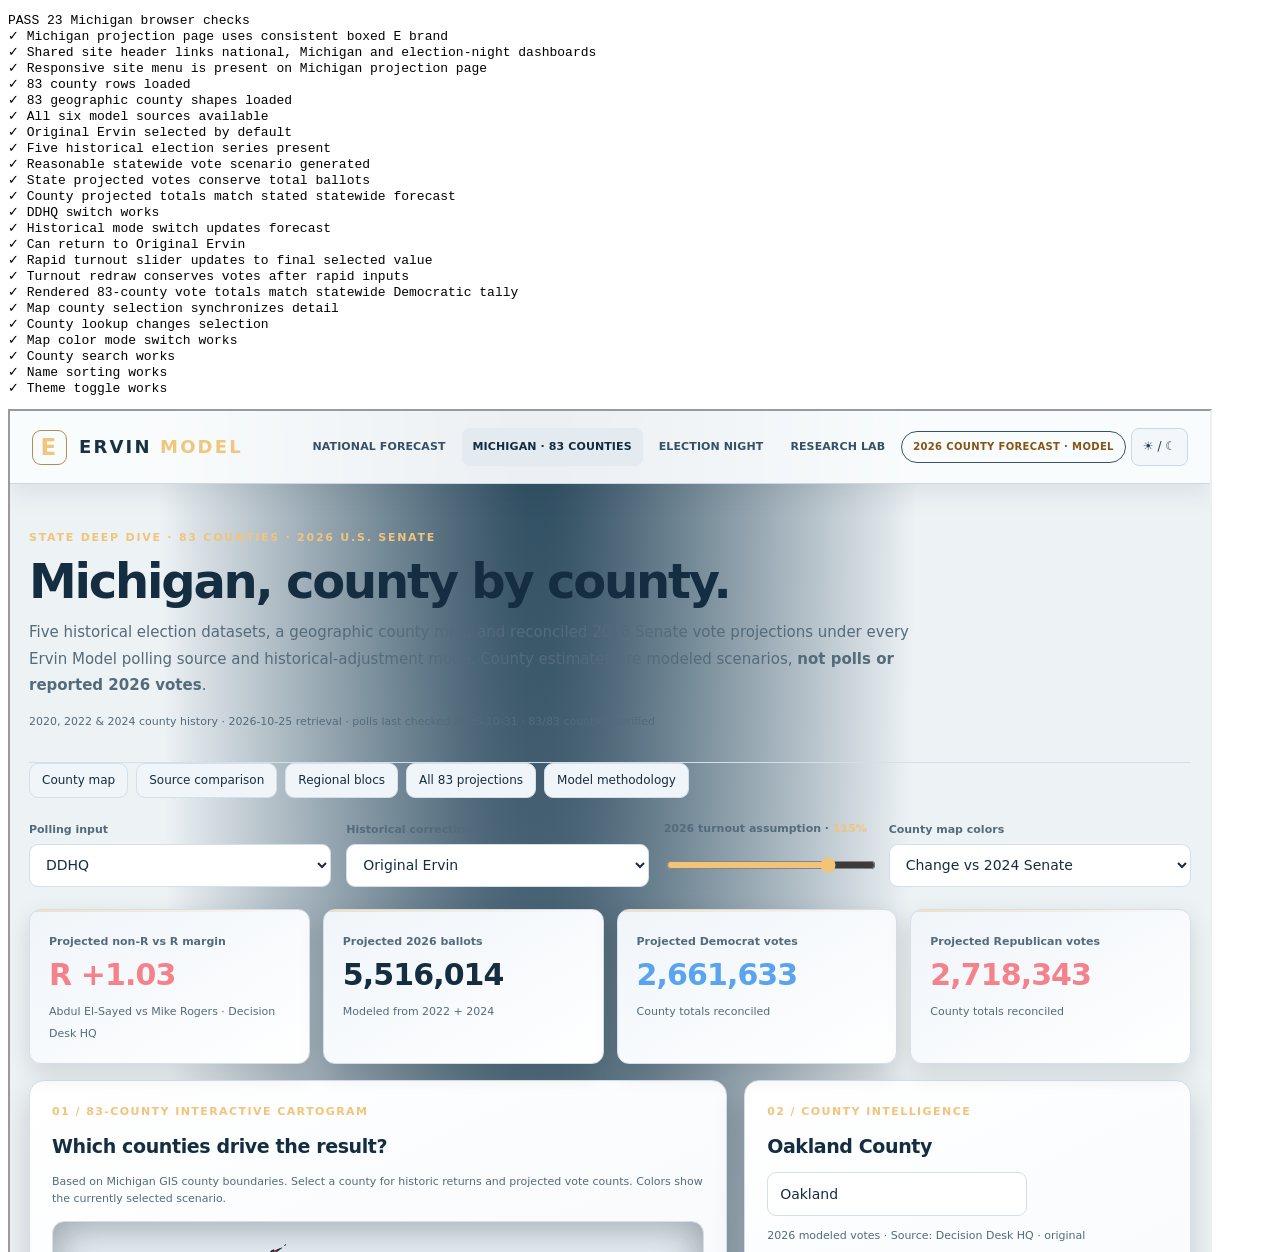
<file: tests/michigan_smoke.html>
<!doctype html><html><head><meta charset="utf-8"><title>Michigan browser smoke</title></head><body><pre id="report" data-status="RUNNING">Michigan dashboard browser tests in progress…</pre>
<script>
(async()=>{
 const output=document.getElementById('report'),checks=[];
 const check=(condition,message)=>{if(!condition)throw Error(message);checks.push(message)};
 try{
  const frame=document.createElement('iframe');frame.style.cssText='width:1200px;height:850px';
  const loaded=new Promise((resolve,reject)=>{frame.onload=resolve;frame.onerror=()=>reject(Error('Dashboard did not load'))});
  frame.src='../michigan/index.html';document.body.append(frame);await loaded;
  const d=frame.contentDocument,w=frame.contentWindow;
  const $=x=>d.getElementById(x),event=(id,value,type='change')=>{$(id).value=value;$(id).dispatchEvent(new w.Event(type,{bubbles:true}))};
  for(let n=0;n<100;n++){if($('countyRows')?.querySelectorAll('tr[data-county]').length===83)break;await new Promise(res=>setTimeout(res,120))}
  check(d.querySelector(".site-header .site-emblem")?.textContent==="E","Michigan projection page uses consistent boxed E brand");
  check(d.querySelectorAll(".site-header .site-nav a").length>=4,"Shared site header links national, Michigan and election-night dashboards");
  check(!!d.querySelector(".site-mobile-toggle"),"Responsive site menu is present on Michigan projection page");
  check($('countyRows').querySelectorAll('tr[data-county]').length===83,'83 county rows loaded');
  check($('map').querySelectorAll('path[data-county]').length===83,'83 geographic county shapes loaded');
  check($('source').options.length===6,'All six model sources available');
  check($('mode').value==='original','Original Ervin selected by default');
  check($('countyTrend').textContent.includes('2020 Senate')&&$('countyTrend').textContent.includes('2024 Senate'),'Five historical election series present');
  const numeric=s=>Number(String(s).replace(/[^0-9-]/g,'')),dVotes=numeric($('stateDem').textContent),rVotes=numeric($('stateRep').textContent),ballots=numeric($('stateVotes').textContent);
  check(dVotes>1000000&&rVotes>1000000&&ballots>4000000,'Reasonable statewide vote scenario generated');
  check(dVotes+rVotes<=ballots,'State projected votes conserve total ballots');
  check(Math.abs(100*(dVotes-rVotes)/ballots-Number($('stateMargin').textContent.replace(/[^0-9.]/g,''))*(String($('stateMargin').textContent).startsWith('R')?-1:1))<.06,'County projected totals match stated statewide forecast');
  const initial=$('stateMargin').textContent;
  event('source','ddhq');check($('source').value==='ddhq','DDHQ switch works');
  event('mode','weighted');const plusMargin=$('stateMargin').textContent;
  event('mode','original');check($('stateMargin').textContent!==plusMargin,'Historical mode switch updates forecast');
  check($('mode').value==='original','Can return to Original Ervin');
  // Rapid slider interaction should collapse repeated redraws, while preserving
  // the last requested turnout and complete county/state vote consistency.
  for(const v of ['95','100','108','115'])event('turnout',v,'input');
  await new Promise(resolve=>w.requestAnimationFrame(()=>w.requestAnimationFrame(resolve)));
  check($('turnoutRead').textContent==='115%','Rapid turnout slider updates to final selected value');
  const afterVotes=numeric($('stateVotes').textContent),afterD=numeric($('stateDem').textContent),afterR=numeric($('stateRep').textContent);
  check(afterVotes>0&&afterD+afterR<=afterVotes,'Turnout redraw conserves votes after rapid inputs');
  const countyD=[...d.querySelectorAll('#countyRows tr[data-county]')].reduce((n,row)=>n+numeric(row.children[4].textContent),0);
  check(Math.abs(countyD-afterD)<=1,'Rendered 83-county vote totals match statewide Democratic tally');

  const wayne=d.querySelector('#map path[data-county="Wayne"]');wayne.dispatchEvent(new w.MouseEvent('click',{bubbles:true}));
  check($('countyName').textContent.includes('Wayne'),'Map county selection synchronizes detail');
  event('countyPicker','Oakland');check($('countyName').textContent.includes('Oakland'),'County lookup changes selection');
  event('mapMode','swing');check($('mapCaption').textContent.includes('more Democratic'),'Map color mode switch works');
  event('countyFilter','Oakland','input');check($('countyRows').querySelectorAll('tr[data-county]').length===1,'County search works');
  event('countyFilter','','input');
  event('countySort','name');check($('countyRows').querySelector('tr[data-county]').dataset.county==='Alcona','Name sorting works');
  $('themeToggle').click();check(d.body.classList.contains('light'),'Theme toggle works');
  output.dataset.status='PASS';output.textContent='PASS '+checks.length+' Michigan browser checks\n'+checks.map(c=>'✓ '+c).join('\n');
 }catch(e){output.dataset.status='FAIL';output.textContent='FAIL: '+e.stack}
})();
</script></body></html>
</file>
<file: site-chrome.css>
/* Single Ervin Model navigation identity; used by every Michigan dashboard. */
.site-header{position:sticky;inset:0 0 auto;z-index:500;height:auto;min-height:72px;width:100%;padding:0;background:#08121cee;border-bottom:1px solid #31475a;backdrop-filter:blur(17px);box-shadow:0 8px 28px #020a152e}
.site-header .site-header-inner{width:min(1480px,calc(100% - 44px));margin:0 auto;display:flex;align-items:center;justify-content:space-between;gap:17px;min-height:72px}
.site-header .site-brand{flex-shrink:0;display:flex;align-items:center;gap:12px;text-decoration:none!important;color:#f1f4f7!important;font:700 18px/1.1 'Space Grotesk','DM Sans',system-ui,sans-serif;letter-spacing:.12em;white-space:nowrap}
.site-header .site-brand .site-emblem{display:grid;place-items:center;width:35px;height:35px;border-radius:9px;border:1px solid #b58c50;color:#f0c67d;font:700 23px/1 'Space Grotesk',system-ui,sans-serif}
.site-header .site-brand b{color:#f0c67d;font-weight:800}
.site-header .site-nav{display:flex;gap:5px;align-items:center;flex-wrap:wrap;justify-content:flex-end}
.site-header .site-nav a{margin:0!important;padding:10px 11px;border-radius:8px;color:#b9c7d5!important;letter-spacing:.01em;text-decoration:none;font-size:11px;font-weight:740;transition:background .15s,color .15s}
.site-header .site-nav a:hover,.site-header .site-nav a[aria-current="page"]{background:#294258;color:#fff!important}
.site-header .site-nav .site-status{padding:7px 11px;border-radius:99px;border:1px solid #37516b;color:#f1c47a;font-size:10px;font-weight:700;letter-spacing:.035em;white-space:nowrap}
.site-header .site-nav button,.site-header .site-mobile-toggle{color:#e8f0f8;background:#182d41;border:1px solid #46617b;border-radius:8px;padding:8px 11px;font-size:12px;min-height:37px}
.site-header .site-nav button:hover,.site-header .site-mobile-toggle:hover{background:#29475d}
.site-header .site-mobile-toggle{display:none;margin-left:auto}
.site-header .site-nav a:focus-visible,.site-header button:focus-visible,.site-brand:focus-visible{outline:3px solid #f1c47a;outline-offset:2px}
.site-header + main{scroll-margin-top:88px}
body :is(section[id],div[id="countyMap"],div[id="countyTable"]){scroll-margin-top:95px}
body.light .site-header,html.light .site-header{background:#fafcfdee;border-color:#cbd8e4;box-shadow:0 8px 28px #1a344019}
body.light .site-brand,html.light .site-brand{color:#183244!important}
body.light .site-header .site-nav a,html.light .site-header .site-nav a{color:#365167!important}
body.light .site-header .site-nav a:hover,body.light .site-header .site-nav a[aria-current="page"],html.light .site-header .site-nav a:hover{background:#e3eaf0;color:#132c40!important}
body.light .site-header .site-nav .site-status,html.light .site-header .site-nav .site-status{color:#865415}
body.light .site-header button,html.light .site-header button{background:#f3f7fa;color:#244058;border-color:#cbd9e2}
@media(max-width:1080px){
.site-header .site-mobile-toggle{display:block}
.site-header .site-header-inner{min-height:70px;flex-wrap:wrap;padding:10px 0}
.site-header .site-nav{display:none;flex:1 0 100%;justify-content:stretch;flex-direction:column;align-items:stretch;padding:7px 0 13px;border-top:1px solid #32465b}
.site-header .site-nav.is-open{display:flex}
.site-header .site-nav a{padding:11px 13px}
.site-header .site-nav .site-status{align-self:flex-start;margin:4px 10px}
.site-header .site-nav button{align-self:flex-start;margin:5px 10px}
}
@media(max-width:450px){.site-header .site-header-inner{width:calc(100% - 28px)}.site-header .site-brand{font-size:16px;gap:9px}}
@media(prefers-reduced-motion:reduce){.site-header *{transition:none!important}}

.site-back-top{position:fixed;z-index:95;right:18px;bottom:20px;min-width:59px;padding:10px 13px;border:1px solid #7790a4;border-radius:10px;background:#18364de8;color:#f6f8ff;font:750 12px system-ui;box-shadow:0 8px 26px #0007;cursor:pointer}
.site-back-top[hidden]{display:none}.site-back-top:hover{background:#335771}
.site-back-top:focus-visible{outline:3px solid #f1c47a;outline-offset:3px}
</file>
<file: senate-control.css>
.senate-control{margin:19px 0 24px;padding:25px 26px 19px;border-color:#53657a;background:linear-gradient(137deg,#172c40,var(--surface) 60%,#172b3b);box-shadow:0 16px 40px #01091639}
.light .senate-control{background:linear-gradient(135deg,#fff,#f1f5f9)}
.control-heading{display:flex;align-items:flex-start;justify-content:space-between;flex-wrap:wrap;gap:20px;margin-bottom:18px}
.control-heading h2{font:650 clamp(23px,2.5vw,31px)/1.15 'Space Grotesk',sans-serif;margin:5px 0 6px;letter-spacing:-.035em}
.control-select-label{display:grid;gap:7px;color:var(--muted);font-size:10px;font-weight:780;letter-spacing:.065em}
.control-select-label select{min-width:168px;font-size:12px;font-weight:700}
.control-summary{display:grid;grid-template-columns:minmax(170px,1fr) minmax(210px,1.5fr) minmax(170px,1fr);gap:17px}
.control-side{padding:19px 19px 17px;border:1px solid var(--edge);border-radius:12px;background:#ffffff06;display:flex;flex-direction:column;min-width:0}
.control-side.democratic{box-shadow:inset 3px 0 #468ac4}.control-side.republican{box-shadow:inset -3px 0 #c96670;text-align:right;align-items:flex-end}
.control-party{font-size:10px;font-weight:820;letter-spacing:.12em;color:var(--muted)}
.control-side>strong{font:700 clamp(31px,3.8vw,46px)/1.1 'Space Grotesk',sans-serif;letter-spacing:-.05em;margin:12px 0 4px}
.control-side.democratic>strong{color:var(--blue)}.control-side.republican>strong{color:var(--red)}
.control-side>span:not(.control-party){font-size:11px;color:var(--muted)}
.control-seats{display:flex;flex-direction:column;gap:5px;margin-top:auto;padding-top:18px}
.control-seats span{font:700 25px/1.2 'Space Grotesk',sans-serif}
.control-seats small{line-height:1.4;font-size:10px;color:var(--muted)}
.control-mid{text-align:center;align-self:center;min-width:0}
.control-win-bar{display:flex;height:18px;margin:15px 0 9px;overflow:hidden;border:1px solid #627b8d70;background:#36485a;border-radius:99px}
.control-win-bar span{height:100%;transition:width .2s}
.control-dem,.key-dem{background:#387eb9}.control-unknown,.key-neutral{background:#c3ab87}.control-rep,.key-rep{background:#b95561}
.control-win-legend{display:flex;gap:8px 13px;justify-content:center;flex-wrap:wrap;color:var(--muted);font-size:10px}
.control-win-legend span{display:flex;align-items:center;gap:5px}
.control-win-legend b{display:inline-block;width:8px;height:8px;border-radius:2px}
.control-majority{color:var(--muted);font-size:11px;margin:17px 0 12px}
.control-point-seats{font:700 clamp(17px,2vw,23px)/1.2 'Space Grotesk',sans-serif;display:block;margin-bottom:8px}
.control-footline{display:flex;gap:10px 20px;justify-content:space-between;flex-wrap:wrap;color:var(--muted);font-size:11px;margin:17px 0 12px}
.control-method{border-top:1px solid var(--edge);padding-top:13px;color:var(--muted);font-size:12px}
.control-method summary{cursor:pointer;color:var(--text);font-weight:770}
.control-method p{line-height:1.7;max-width:1060px}
.light .control-side{background:#ffffff99}
@media(max-width:750px){.senate-control{padding:19px 15px}.control-summary{grid-template-columns:1fr 1fr;gap:10px}.control-mid{grid-row:2;grid-column:1/-1;padding:10px}.control-side{padding:13px}.control-seats{padding-top:10px}.control-party{font-size:9px}}
@media(max-width:390px){.control-side>strong{font-size:31px}.control-seats span{font-size:20px}}
@media(prefers-reduced-motion:reduce){.control-win-bar span{transition:none!important}}

#copyControlForecast{align-self:end;min-height:40px;white-space:nowrap}
@media(max-width:750px){#copyControlForecast{margin-top:0;align-self:auto}}
</file>
<file: scripts/us-map.css>
/* Geographic Senate map: 50 genuine state boundaries, with AK and HI insets. */
.geographic-map{display:block;width:100%;height:auto;aspect-ratio:1080/625;max-height:560px;margin:0 auto}
.geo-region{cursor:pointer;outline:none}
.geo-region .geo-shape{fill:var(--geo-neutral,#263a4d);stroke:#7990a3;stroke-width:1.1;stroke-linejoin:round;vector-effect:non-scaling-stroke;transition:fill .14s,stroke .14s,filter .14s;opacity:.76}
.geo-region.tracked .geo-shape{opacity:1;stroke:#b6c7d8;stroke-width:1.15}
.geo-region.dem .geo-shape{fill:#28659e}
.geo-region.rep .geo-shape{fill:#91434e}
.geo-region.close .geo-shape{fill:#776080}
.geo-region.tracked:hover .geo-shape,.geo-region:focus-visible .geo-shape{filter:brightness(1.25);stroke:var(--accent);stroke-width:2.1}
.geo-region.active .geo-shape{stroke:var(--accent);stroke-width:3.4;filter:drop-shadow(0 0 5px #e6bc7d80)}
.geo-label{pointer-events:none;fill:#eaf0f6;font-size:12px;font-weight:800;font-family:'DM Sans',system-ui,sans-serif;text-anchor:middle;dominant-baseline:central;paint-order:stroke;stroke:#08111cbb;stroke-width:2.5;letter-spacing:.02em}
.geo-region:not(.tracked) .geo-label{fill:#c2cfdb;font-size:10.5px}
.geo-region .geo-label.tiny{display:none}
.geo-region.tracked .geo-label.tiny{display:block;font-size:9px}
.geo-map-caption{display:flex;gap:8px;flex-wrap:wrap;justify-content:space-between;align-items:center;margin:0 0 12px;color:var(--muted);font-size:11px}
.geo-map-status{color:var(--accent);font-weight:750}
.geo-map-legend{padding-top:7px;border-top:1px solid var(--edge)}
.poll-audit{margin-top:17px;border-top:1px solid var(--edge);padding-top:14px}
.poll-audit h4{font:700 14px 'Space Grotesk',sans-serif;margin:0 0 5px}
.poll-audit .poll-intro{font-size:11px;color:var(--muted);line-height:1.5;margin:0 0 11px}
.poll-inputs{display:grid;gap:7px}
.poll-input-row{display:grid;grid-template-columns:minmax(88px,1.2fr) minmax(75px,.85fr) minmax(76px,.9fr);gap:8px;align-items:center;border:1px solid var(--edge);background:var(--surface2);border-radius:8px;padding:8px 9px;font-size:11px}
.poll-input-row.included{border-left:3px solid var(--accent)}
.poll-input-row a{color:var(--text);font-weight:800;text-decoration:none}
.poll-input-row a:hover{text-decoration:underline}
.poll-input-row .source-status{color:var(--muted);font-size:10px;display:block;line-height:1.35}
.poll-input-row .source-margin{font-weight:800;font-variant-numeric:tabular-nums}
.poll-input-row .source-date{font-size:10px;color:var(--muted);text-align:right}
.poll-input-row .source-date b{color:var(--accent);display:block;font-size:10px}
.poll-subhead{font:750 12px 'DM Sans',sans-serif;margin:16px 0 5px}
.survey-list{display:grid;gap:7px;margin-top:9px}
.survey-item{display:grid;grid-template-columns:minmax(0,1fr) auto;gap:6px 12px;padding:9px 10px;background:var(--surface2);border:1px solid var(--edge);border-radius:8px}
.survey-item .survey-name{font-size:11px;font-weight:750;color:var(--text)}
.survey-item .survey-meta{font-size:10px;color:var(--muted)}
.survey-item .survey-result{font-size:12px;font-weight:800;text-align:right;white-space:nowrap}
.survey-item .survey-result small{font-size:10px;color:var(--muted);font-weight:500;display:block}
.poll-unavailable{font-size:11px;color:var(--muted);padding:10px 11px;background:var(--surface2);border-radius:8px}
.poll-unavailable a,.poll-footer a{color:var(--blue)}
.poll-footer{color:var(--subtle);font-size:10px;margin:10px 0 0}
@media(max-width:670px){.geographic-map{max-height:none}.geo-label{font-size:15px}.geo-region:not(.tracked) .geo-label{display:none}.geo-region.tracked .geo-label.tiny{display:block;font-size:10px}.poll-input-row{grid-template-columns:minmax(85px,1fr) 80px 82px;gap:4px;padding:8px 6px;font-size:10px}.poll-input-row .source-date{font-size:9px}}
@media(prefers-reduced-motion:reduce){.geo-region .geo-shape{transition:none}}
</file>
<file: scripts/dashboard-readability.css>
/* Readability and polling-source clarity */
:root{--readable-muted:#bccbd9}
.micro,.fine{font-size:12px;line-height:1.65}
.panel{line-height:1.58}
.panel h2{font-size:19px;line-height:1.3}
.panel h3{line-height:1.3}
.detail .candidate{font-size:13px;line-height:1.6}
.detail-note,.detail-note .grade-row{font-size:12px;line-height:1.6}
.poll-audit{margin-top:20px;padding-top:18px}
.poll-audit h4{font-size:15px;line-height:1.35}
.poll-audit .poll-intro{font-size:12px;line-height:1.7;color:var(--muted)}
.poll-inputs{gap:9px}
.poll-input-row{padding:12px 10px;grid-template-columns:minmax(118px,1.25fr) minmax(72px,.65fr) minmax(92px,.8fr);font-size:12px}
.poll-input-row a{font-size:12px;line-height:1.4}
.poll-input-row .source-status{font-size:11px;line-height:1.55}
.poll-input-row .source-date{font-size:11px;line-height:1.5}
.poll-input-row .source-margin{font-size:14px}
.survey-list{gap:9px}
.survey-item{padding:12px 13px;gap:9px 15px;align-items:start;grid-template-columns:minmax(0,1fr) auto}
.survey-name{font-size:13px;line-height:1.45}
.survey-source-link{color:var(--blue);font-size:13px;text-decoration:underline;text-decoration-color:transparent;text-underline-offset:3px}
.survey-source-link:hover,.survey-source-link:focus-visible{text-decoration-color:currentColor}
.survey-meta{font-size:11px;line-height:1.6}
.survey-kind{font-size:10px;font-weight:750;color:var(--accent);letter-spacing:.02em;margin-top:2px}
.survey-item .survey-result{font-size:15px;line-height:1.45}
.survey-item .survey-result small{font-size:11px;line-height:1.5}
.poll-unavailable,.poll-footer{font-size:11px;line-height:1.6}
.geo-map-caption{font-size:12px;line-height:1.5}
.geographic-map{touch-action:manipulation}
.geo-region:focus-visible .geo-shape{stroke:var(--accent);stroke-width:3}
.table-scroll td{font-size:12px;line-height:1.55}
.table-scroll th{font-size:11px;line-height:1.5}
.source-links a,.detail-refs a{line-height:1.55}
a:focus-visible,button:focus-visible,select:focus-visible,input:focus-visible{outline:3px solid var(--accent);outline-offset:2px}
@media(max-width:670px){
 .panel h2{font-size:18px}
 .poll-input-row{grid-template-columns:minmax(85px,1fr) 66px 80px;padding:9px 7px;gap:5px}
 .poll-input-row a{font-size:11px}
 .poll-input-row .source-status,.poll-input-row .source-date{font-size:10px}
 .poll-input-row .source-margin{font-size:12px}
 .survey-item{padding:10px}
 .survey-name,.survey-source-link{font-size:12px}
 .survey-item .survey-result{font-size:13px}
 .poll-audit .poll-intro{font-size:11px}
}
</file>
